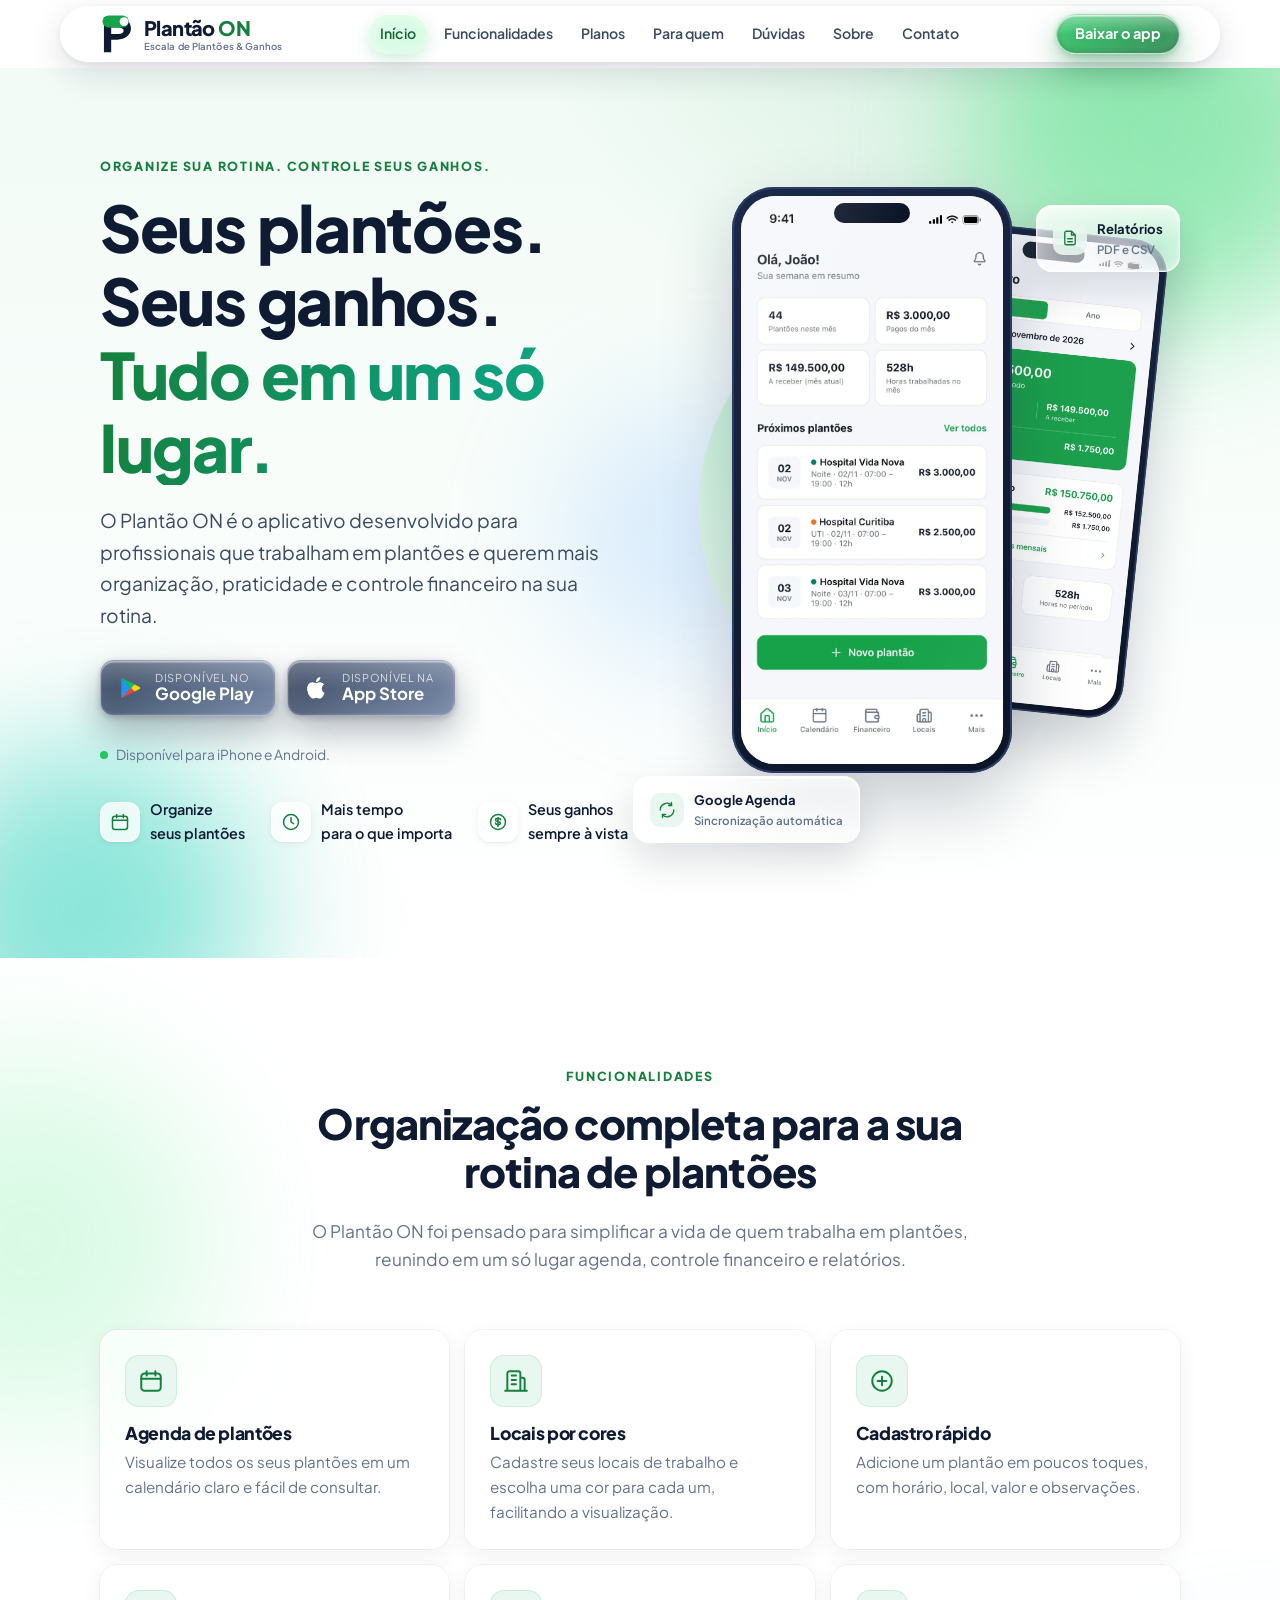
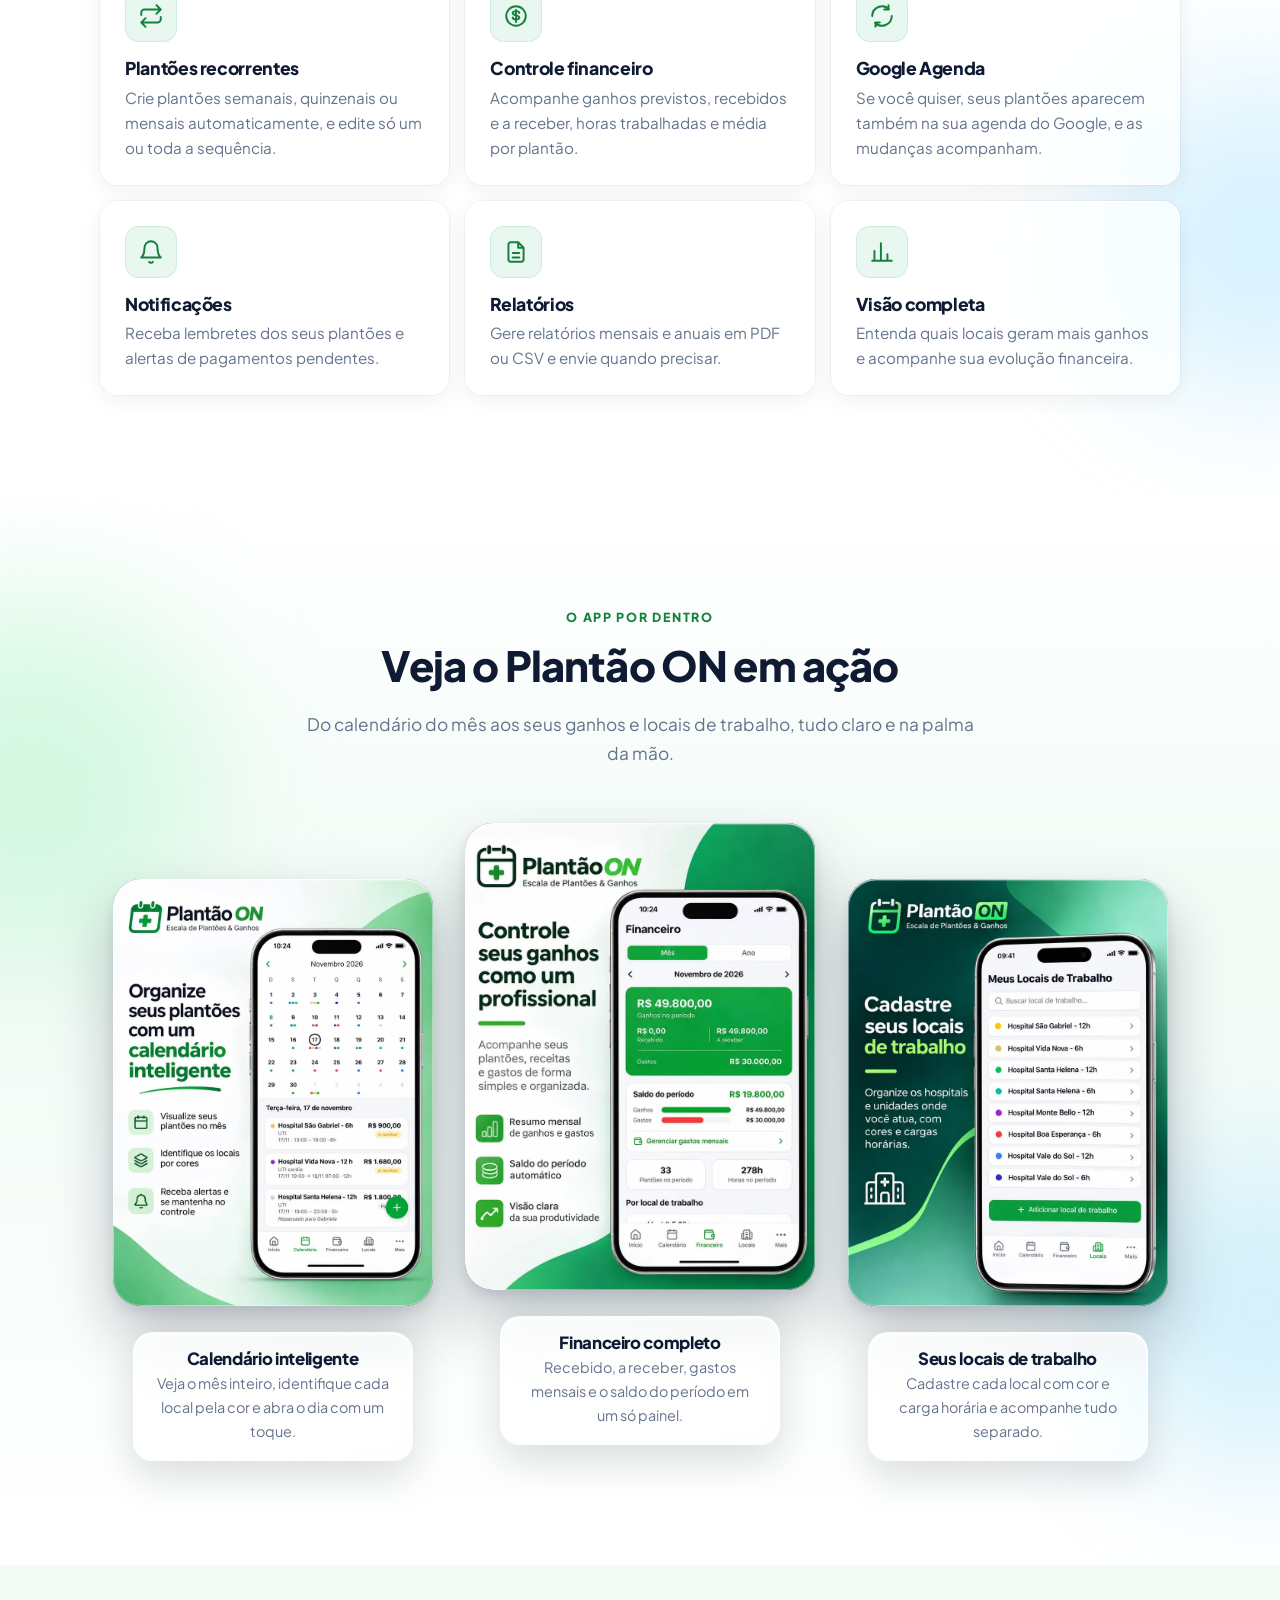
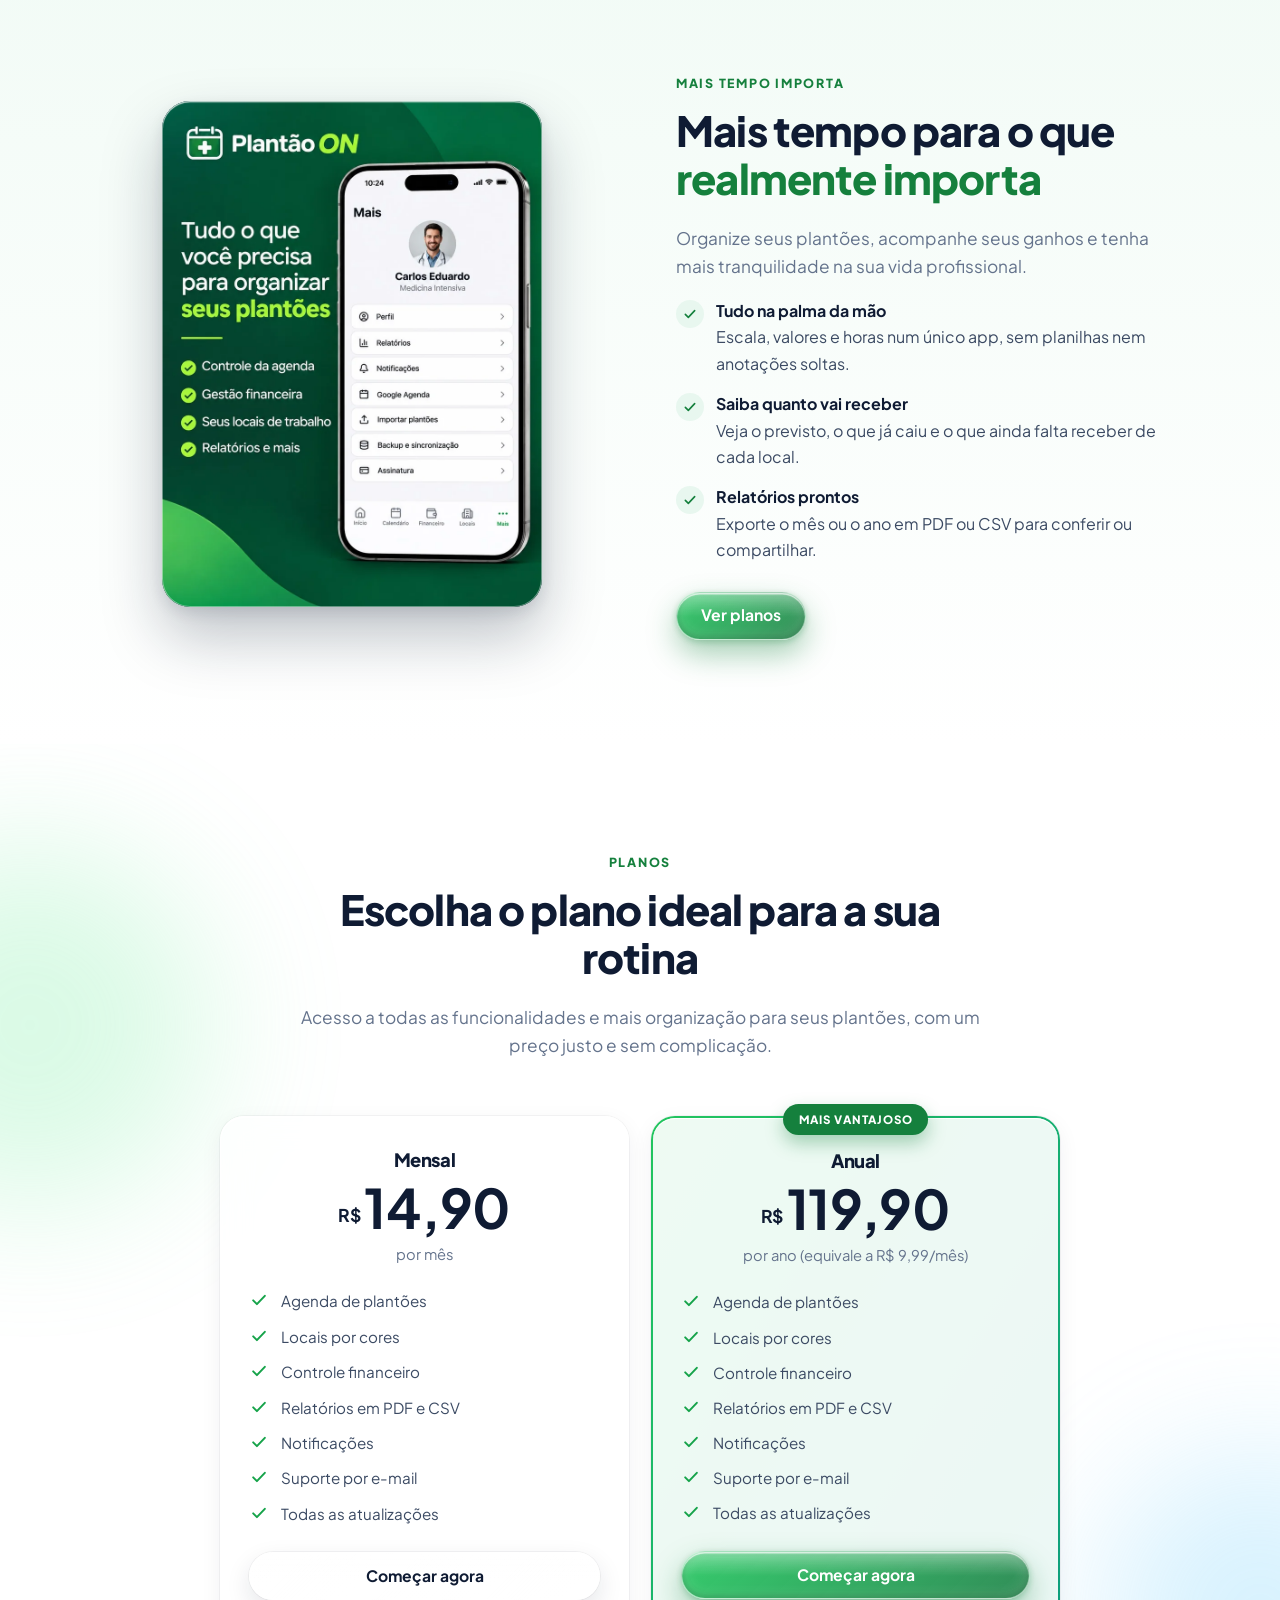
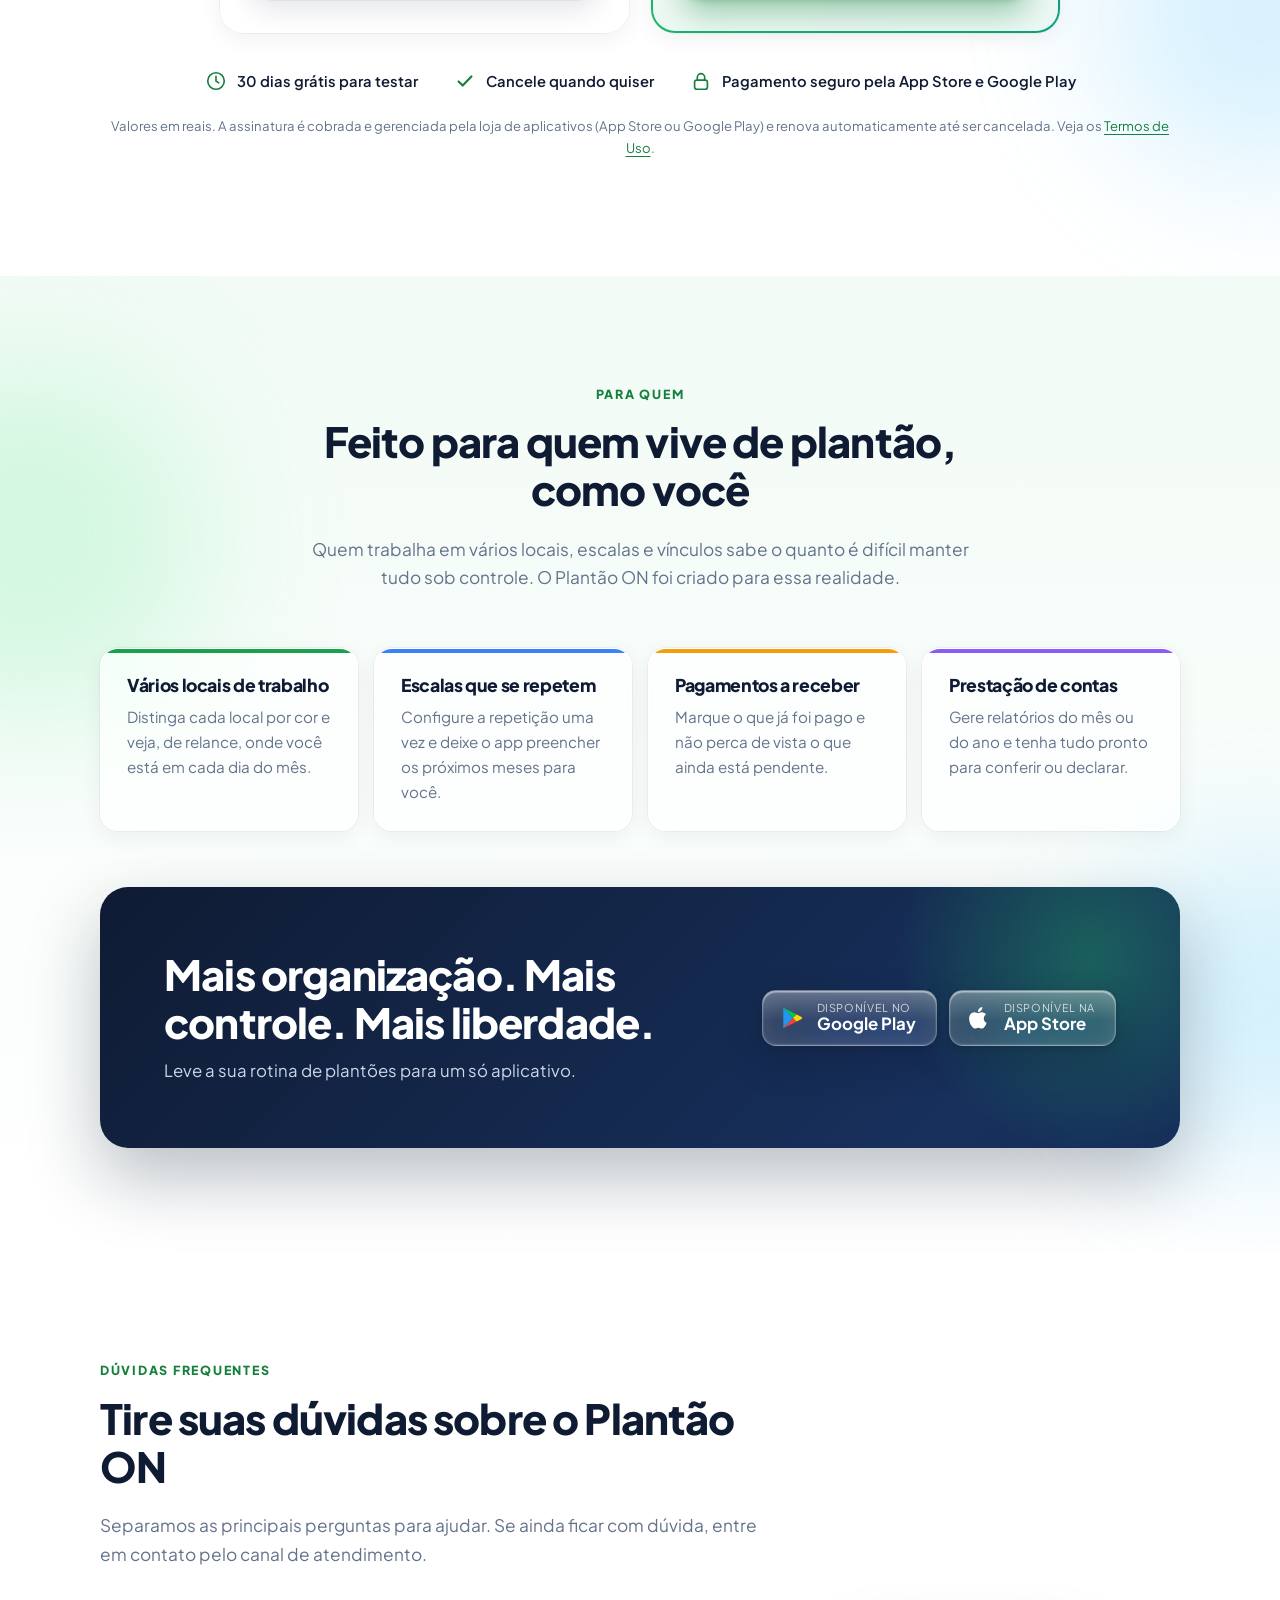
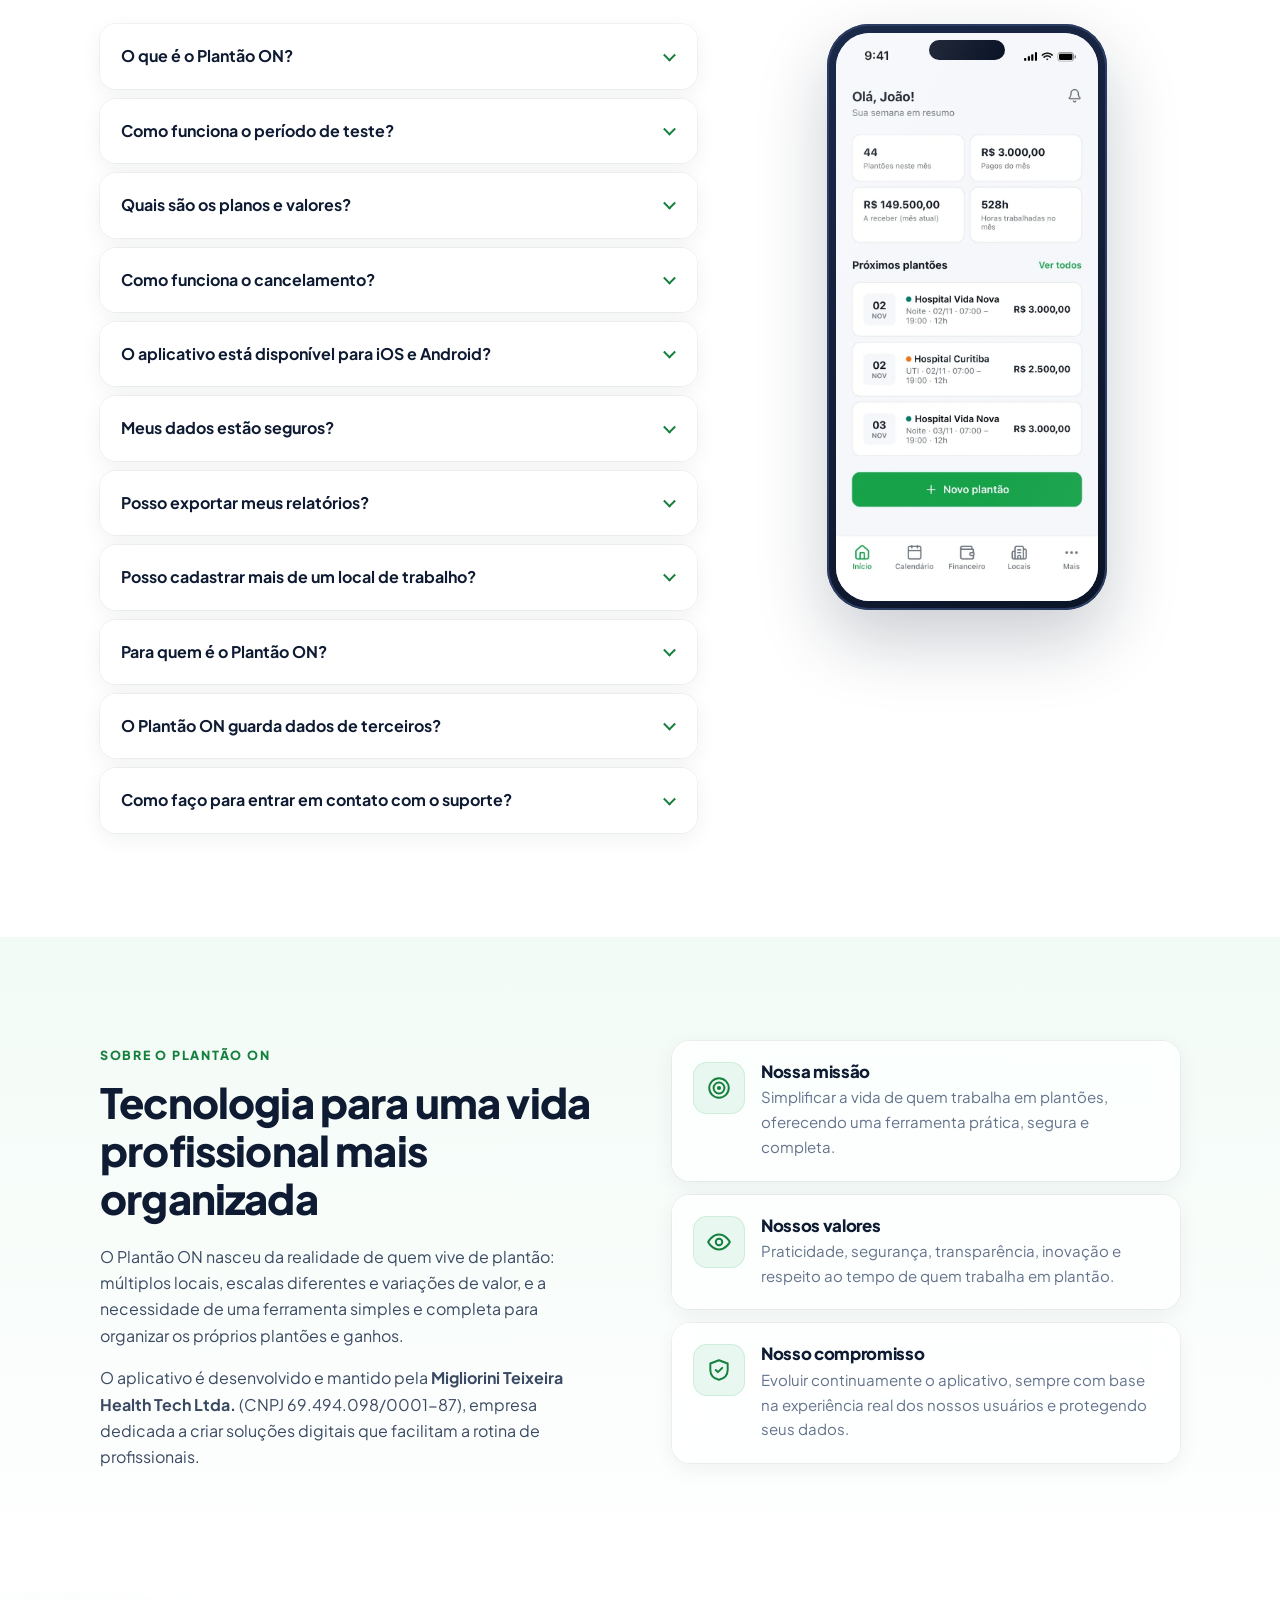
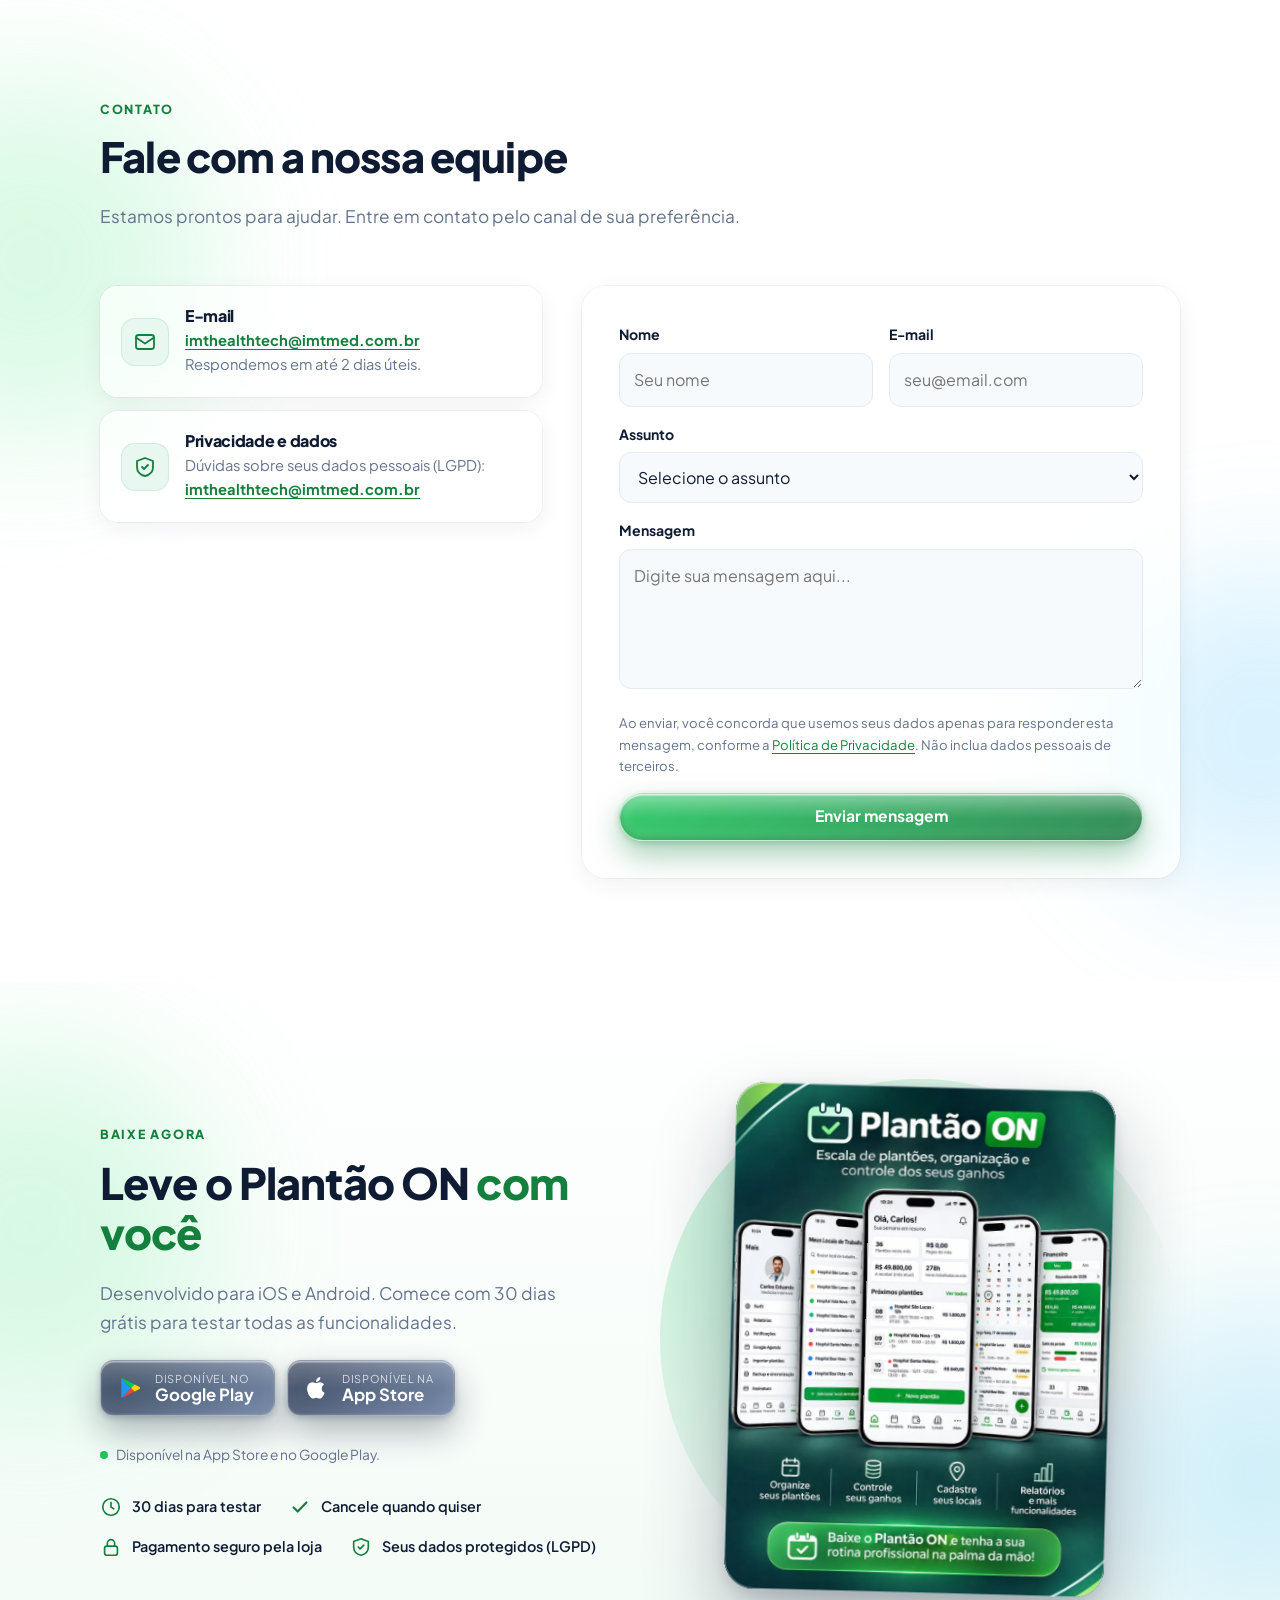
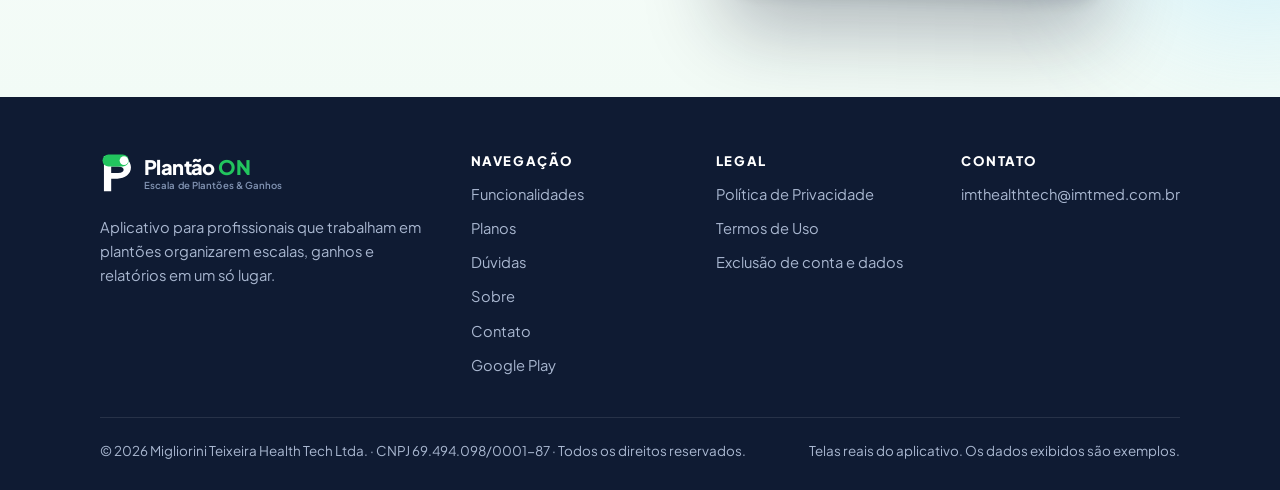
<file: index.html>
<!doctype html>
<html lang="pt-BR" class="no-js">
<head>
  <meta charset="utf-8">
  <meta name="viewport" content="width=device-width, initial-scale=1, viewport-fit=cover">
  <title>Plantão ON — Organize seus plantões e controle seus ganhos</title>
  <meta name="description" content="O Plantão ON é o aplicativo para quem trabalha em plantões organizar escalas, locais de trabalho, ganhos e relatórios em um só lugar. Agenda de plantões, controle financeiro e sincronização com o Google Agenda.">
  <meta name="theme-color" content="#0f1b33">
  <link rel="canonical" href="https://plantaoon.imtmed.com.br/">

  <link rel="icon" href="favicon.ico" sizes="any">
  <link rel="icon" type="image/svg+xml" href="assets/img/favicon.svg">
  <link rel="icon" type="image/png" sizes="32x32" href="assets/img/favicon-32.png">
  <link rel="apple-touch-icon" href="apple-touch-icon.png">
  <link rel="manifest" href="site.webmanifest">

  <meta property="og:type" content="website">
  <meta property="og:locale" content="pt_BR">
  <meta property="og:site_name" content="Plantão ON">
  <meta property="og:title" content="Plantão ON — Seus plantões. Seus ganhos. Tudo em um só lugar.">
  <meta property="og:description" content="Aplicativo para quem trabalha em plantões: agenda, locais por cores, controle financeiro e relatórios.">
  <meta property="og:url" content="https://plantaoon.imtmed.com.br/">
  <meta property="og:image" content="https://plantaoon.imtmed.com.br/assets/img/og-image.png">
  <meta name="twitter:card" content="summary_large_image">

  <link rel="preload" href="assets/fonts/plus-jakarta-sans-latin-wght-normal.woff2" as="font" type="font/woff2" crossorigin>
  <link rel="preload" href="assets/img/app-inicio.webp?v=20261111c" as="image" type="image/webp">
  <link rel="stylesheet" href="css/styles.css?v=20261111c">
  <script>(function(d){d.classList.remove('no-js');var c=!!window.chrome||(navigator.userAgentData&&navigator.userAgentData.brands.some(function(b){return /Chromium/.test(b.brand)}));if(c)d.classList.add('lg-refract');})(document.documentElement);</script>

  <script type="application/ld+json">
  {
    "@context": "https://schema.org",
    "@graph": [
      {
        "@type": "Organization",
        "name": "Migliorini Teixeira Health Tech Ltda.",
        "url": "https://plantaoon.imtmed.com.br/",
        "logo": "https://plantaoon.imtmed.com.br/assets/img/icon-512.png",
        "email": "imthealthtech@imtmed.com.br",
        "taxID": "69.494.098/0001-87"
      },
      {
        "@type": "MobileApplication",
        "name": "Plantão ON",
        "applicationCategory": "BusinessApplication",
        "operatingSystem": "iOS, Android",
        "downloadUrl": ["https://play.google.com/store/apps/details?id=com.imttech.plantaoon", "https://apps.apple.com/br/app/plant%C3%A3o-on/id6827799854"],
        "description": "Aplicativo para profissionais que trabalham em plantões organizarem escalas, locais de trabalho, ganhos e relatórios.",
        "publisher": { "@type": "Organization", "name": "Migliorini Teixeira Health Tech Ltda." },
        "offers": [
          { "@type": "Offer", "price": "14.90", "priceCurrency": "BRL", "name": "Plano mensal" },
          { "@type": "Offer", "price": "119.90", "priceCurrency": "BRL", "name": "Plano anual" }
        ]
      }
    ]
  }
  </script>
</head>
<body>
<div class="progress" aria-hidden="true"><i></i></div>
<a class="skip-link" href="#conteudo">Ir para o conteúdo</a>

<!-- Ícones -->
<svg width="0" height="0" style="position:absolute" aria-hidden="true" focusable="false">
  <defs>
    <symbol id="i-cal" viewBox="0 0 24 24" fill="none" stroke="currentColor" stroke-width="1.8" stroke-linecap="round" stroke-linejoin="round"><rect x="3" y="5" width="18" height="16" rx="3"/><path d="M3 10h18M8 3v4M16 3v4"/></symbol>
    <symbol id="i-building" viewBox="0 0 24 24" fill="none" stroke="currentColor" stroke-width="1.8" stroke-linecap="round" stroke-linejoin="round"><path d="M4 21V5a2 2 0 0 1 2-2h8a2 2 0 0 1 2 2v16M16 9h2a2 2 0 0 1 2 2v10M2 21h20M8 7h4M8 11h4M8 15h4"/></symbol>
    <symbol id="i-plus" viewBox="0 0 24 24" fill="none" stroke="currentColor" stroke-width="1.8" stroke-linecap="round" stroke-linejoin="round"><circle cx="12" cy="12" r="9"/><path d="M12 8v8M8 12h8"/></symbol>
    <symbol id="i-repeat" viewBox="0 0 24 24" fill="none" stroke="currentColor" stroke-width="1.8" stroke-linecap="round" stroke-linejoin="round"><path d="M17 2l4 4-4 4M3 11V9a3 3 0 0 1 3-3h15M7 22l-4-4 4-4M21 13v2a3 3 0 0 1-3 3H3"/></symbol>
    <symbol id="i-coin" viewBox="0 0 24 24" fill="none" stroke="currentColor" stroke-width="1.8" stroke-linecap="round" stroke-linejoin="round"><circle cx="12" cy="12" r="9"/><path d="M12 6.5v11M15 9.3c0-1-1.3-1.8-3-1.8s-3 .8-3 2c0 2.5 6 1.3 6 3.7 0 1.2-1.3 2-3 2s-3-.8-3-1.9"/></symbol>
    <symbol id="i-bell" viewBox="0 0 24 24" fill="none" stroke="currentColor" stroke-width="1.8" stroke-linecap="round" stroke-linejoin="round"><path d="M6 8a6 6 0 0 1 12 0c0 7 3 9 3 9H3s3-2 3-9M10.3 21a1.9 1.9 0 0 0 3.4 0"/></symbol>
    <symbol id="i-file" viewBox="0 0 24 24" fill="none" stroke="currentColor" stroke-width="1.8" stroke-linecap="round" stroke-linejoin="round"><path d="M14 3H7a2 2 0 0 0-2 2v14a2 2 0 0 0 2 2h10a2 2 0 0 0 2-2V8zM14 3v5h5M9 13h6M9 17h6"/></symbol>
    <symbol id="i-chart" viewBox="0 0 24 24" fill="none" stroke="currentColor" stroke-width="1.8" stroke-linecap="round" stroke-linejoin="round"><path d="M5 20V11M11 20V4M17 20v-6M3 20h18"/></symbol>
    <symbol id="i-sync" viewBox="0 0 24 24" fill="none" stroke="currentColor" stroke-width="1.8" stroke-linecap="round" stroke-linejoin="round"><path d="M21 12a9 9 0 0 1-15.5 6.2M3 12A9 9 0 0 1 18.5 5.8M18 2v4h-4M6 22v-4h4"/></symbol>
    <symbol id="i-shield" viewBox="0 0 24 24" fill="none" stroke="currentColor" stroke-width="1.8" stroke-linecap="round" stroke-linejoin="round"><path d="M12 3l8 3v6c0 5-3.5 8-8 9-4.5-1-8-4-8-9V6z"/><path d="M9 12l2 2 4-4"/></symbol>
    <symbol id="i-check" viewBox="0 0 24 24" fill="none" stroke="currentColor" stroke-width="2.4" stroke-linecap="round" stroke-linejoin="round"><path d="M5 12.5l4.5 4.5L19 7"/></symbol>
    <symbol id="i-clock" viewBox="0 0 24 24" fill="none" stroke="currentColor" stroke-width="1.8" stroke-linecap="round" stroke-linejoin="round"><circle cx="12" cy="12" r="9"/><path d="M12 7v5l3 2"/></symbol>
    <symbol id="i-mail" viewBox="0 0 24 24" fill="none" stroke="currentColor" stroke-width="1.8" stroke-linecap="round" stroke-linejoin="round"><rect x="3" y="5" width="18" height="14" rx="2.5"/><path d="M3 7.5l9 6 9-6"/></symbol>
    <symbol id="i-target" viewBox="0 0 24 24" fill="none" stroke="currentColor" stroke-width="1.8" stroke-linecap="round" stroke-linejoin="round"><circle cx="12" cy="12" r="9"/><circle cx="12" cy="12" r="5"/><circle cx="12" cy="12" r="1" fill="currentColor"/></symbol>
    <symbol id="i-eye" viewBox="0 0 24 24" fill="none" stroke="currentColor" stroke-width="1.8" stroke-linecap="round" stroke-linejoin="round"><path d="M2 12s3.6-7 10-7 10 7 10 7-3.6 7-10 7S2 12 2 12z"/><circle cx="12" cy="12" r="3"/></symbol>
    <symbol id="i-lock" viewBox="0 0 24 24" fill="none" stroke="currentColor" stroke-width="1.8" stroke-linecap="round" stroke-linejoin="round"><rect x="5" y="11" width="14" height="10" rx="2.5"/><path d="M8 11V8a4 4 0 0 1 8 0v3"/></symbol>
    <symbol id="i-download" viewBox="0 0 24 24" fill="none" stroke="currentColor" stroke-width="1.9" stroke-linecap="round" stroke-linejoin="round"><path d="M12 3v12M7 10.5l5 5 5-5M4 21h16"/></symbol>
    <symbol id="i-phone" viewBox="0 0 24 24" fill="none" stroke="currentColor" stroke-width="1.8" stroke-linecap="round" stroke-linejoin="round"><rect x="6" y="2.5" width="12" height="19" rx="3"/><path d="M10.5 18.5h3"/></symbol>
    <symbol id="i-play" viewBox="0 0 24 24"><path d="M4 2.6v18.8L13 12z" fill="#2196f3"/><path d="M4 2.6 16.3 8.8 13 12z" fill="#00c853"/><path d="M4 21.4 16.3 15.2 13 12z" fill="#f44336"/><path d="M16.3 8.8 20.8 11.1a1 1 0 0 1 0 1.8l-4.5 2.3L13 12z" fill="#ffd600"/></symbol>
    <symbol id="i-apple" viewBox="0 0 24 24"><path fill="currentColor" d="M16.4 12.6c0-2.5 2-3.7 2.1-3.8-1.2-1.7-3-1.9-3.6-2-1.5-.2-3 .9-3.8.9s-2-.9-3.300-.9c-1.700 0-3.200 1-4.100 2.500-1.700 3-.4 7.500 1.300 9.900.8 1.200 1.800 2.500 3.100 2.500 1.200 0 1.700-.8 3.200-.8s1.900.8 3.300.8c1.300 0 2.200-1.200 3-2.400.9-1.400 1.300-2.700 1.400-2.800-.1 0-2.600-1-2.600-4zM14 5.100c.7-.8 1.200-2 1-3.200-1 0-2.200.7-2.900 1.500-.6.700-1.200 1.900-1 3.100 1.100.1 2.200-.5 2.900-1.400z"/></symbol>
    <symbol id="i-user" viewBox="0 0 24 24" fill="none" stroke="currentColor" stroke-width="1.8" stroke-linecap="round" stroke-linejoin="round"><circle cx="12" cy="8" r="4"/><path d="M4 21c0-4 3.6-7 8-7s8 3 8 7"/></symbol>
  </defs>
</svg>

<!-- Refração do vidro líquido (usada só em navegadores Chromium; os demais usam desfoque + brilho) -->
<svg width="0" height="0" style="position:absolute" aria-hidden="true" focusable="false">
  <defs>
    <filter id="lg-refract" x="0" y="0" width="100%" height="100%" color-interpolation-filters="sRGB">
      <feImage href="data:image/svg+xml,%3Csvg%20xmlns=%22http://www.w3.org/2000/svg%22%20viewBox=%220%200%20100%20100%22%20preserveAspectRatio=%22none%22%3E%3Cdefs%3E%3ClinearGradient%20id=%22l%22%20x1=%220%22%20y1=%220%22%20x2=%221%22%20y2=%220%22%3E%3Cstop%20offset=%220%22%20stop-color=%22%23ff8000%22%20stop-opacity=%221%22/%3E%3Cstop%20offset=%22.16%22%20stop-color=%22%23ff8000%22%20stop-opacity=%220%22/%3E%3C/linearGradient%3E%3ClinearGradient%20id=%22r%22%20x1=%220%22%20y1=%220%22%20x2=%221%22%20y2=%220%22%3E%3Cstop%20offset=%22.84%22%20stop-color=%22%23008000%22%20stop-opacity=%220%22/%3E%3Cstop%20offset=%221%22%20stop-color=%22%23008000%22%20stop-opacity=%221%22/%3E%3C/linearGradient%3E%3ClinearGradient%20id=%22t%22%20x1=%220%22%20y1=%220%22%20x2=%220%22%20y2=%221%22%3E%3Cstop%20offset=%220%22%20stop-color=%22%2380ff00%22%20stop-opacity=%221%22/%3E%3Cstop%20offset=%22.16%22%20stop-color=%22%2380ff00%22%20stop-opacity=%220%22/%3E%3C/linearGradient%3E%3ClinearGradient%20id=%22b%22%20x1=%220%22%20y1=%220%22%20x2=%220%22%20y2=%221%22%3E%3Cstop%20offset=%22.84%22%20stop-color=%22%23800000%22%20stop-opacity=%220%22/%3E%3Cstop%20offset=%221%22%20stop-color=%22%23800000%22%20stop-opacity=%221%22/%3E%3C/linearGradient%3E%3C/defs%3E%3Crect%20width=%22100%22%20height=%22100%22%20fill=%22%23808000%22/%3E%3Crect%20width=%22100%22%20height=%22100%22%20fill=%22url(%23l)%22/%3E%3Crect%20width=%22100%22%20height=%22100%22%20fill=%22url(%23r)%22/%3E%3Crect%20width=%22100%22%20height=%22100%22%20fill=%22url(%23t)%22/%3E%3Crect%20width=%22100%22%20height=%22100%22%20fill=%22url(%23b)%22/%3E%3C/svg%3E" x="0" y="0" width="100%" height="100%" preserveAspectRatio="none" result="map"/>
      <feDisplacementMap in="SourceGraphic" in2="map" scale="22" xChannelSelector="R" yChannelSelector="G"/>
    </filter>
  </defs>
</svg>

<header class="site-header" id="topo">
  <div class="container header-inner">
    <a class="brand" href="#inicio" aria-label="Plantão ON — início">
      <img src="assets/img/logo-mark.svg" alt="" width="34" height="40">
      <span class="brand-text">
        <span class="brand-name">Plantão <b>ON</b></span>
        <span class="brand-tag">Escala de Plantões &amp; Ganhos</span>
      </span>
    </a>
    <nav class="nav" id="menu" aria-label="Principal">
      <ul>
        <li><a href="#inicio">Início</a></li>
        <li><a href="#funcionalidades">Funcionalidades</a></li>
        <li><a href="#planos">Planos</a></li>
        <li><a href="#para-quem">Para quem</a></li>
        <li><a href="#duvidas">Dúvidas</a></li>
        <li><a href="#sobre">Sobre</a></li>
        <li><a href="#contato">Contato</a></li>
        <li class="nav-cta"><a class="btn btn--primary btn--block" href="#baixar">Baixar o app</a></li>
      </ul>
    </nav>
    <a class="btn btn--primary btn--sm header-cta" href="#baixar">Baixar o app</a>
    <button class="menu-toggle" type="button" aria-expanded="false" aria-controls="menu" aria-label="Abrir menu"><span></span></button>
  </div>
</header>

<main id="conteudo">

  <!-- HERO -->
  <section class="hero" id="inicio">
    <span class="orb orb--1" aria-hidden="true"></span><span class="orb orb--2" aria-hidden="true"></span><span class="orb orb--3" aria-hidden="true"></span>
    <div class="container hero-grid">
      <div class="hero-copy">
        <span class="eyebrow">Organize sua rotina. Controle seus ganhos.</span>
        <h1><span>Seus plantões.</span><span>Seus ganhos.</span><span class="accent">Tudo em um só lugar.</span></h1>
        <p class="hero-lead">O Plantão ON é o aplicativo desenvolvido para profissionais que trabalham em plantões e querem mais organização, praticidade e controle financeiro na sua rotina.</p>
        <div class="hero-cta">
          <a class="store-btn store-btn--play" href="https://play.google.com/store/apps/details?id=com.imttech.plantaoon" target="_blank" rel="noopener" aria-label="Baixar o Plantão ON no Google Play"><svg viewBox="0 0 24 24" aria-hidden="true"><use href="#i-play"/></svg><span><small>Disponível no</small><strong>Google Play</strong></span></a>
          <a class="store-btn store-btn--play" href="https://apps.apple.com/br/app/plant%C3%A3o-on/id6827799854" target="_blank" rel="noopener" aria-label="Baixar o Plantão ON na App Store"><svg viewBox="0 0 24 24" aria-hidden="true"><use href="#i-apple"/></svg><span><small>Disponível na</small><strong>App Store</strong></span></a>
        </div>
        <p class="soon-note"><span class="live-dot" aria-hidden="true"></span>Disponível para iPhone e Android.</p>
        <ul class="mini-points">
          <li><span class="ico"><svg><use href="#i-cal"/></svg></span>Organize<br>seus plantões</li>
          <li><span class="ico"><svg><use href="#i-clock"/></svg></span>Mais tempo<br>para o que importa</li>
          <li><span class="ico"><svg><use href="#i-coin"/></svg></span>Seus ganhos<br>sempre à vista</li>
        </ul>
      </div>
      <div class="hero-visual">
        <div class="hero-blob" aria-hidden="true"></div>
        <div data-phone="app-financeiro" class="phone--back-slot"></div>
        <div data-phone="app-inicio" class="phone--front-slot"></div>
        <div class="float-chip float-chip--a"><span class="dot"><svg width="18" height="18"><use href="#i-sync"/></svg></span><span>Google Agenda<small>Sincronização automática</small></span></div>
        <div class="float-chip float-chip--b"><span class="dot"><svg width="18" height="18"><use href="#i-file"/></svg></span><span>Relatórios<small>PDF e CSV</small></span></div>
      </div>
    </div>
  </section>

  <!-- FUNCIONALIDADES -->
  <section class="has-orbs section" id="funcionalidades">
    <div class="container">
      <div class="section-head section-head--center reveal" data-r="zoom">
        <span class="eyebrow">Funcionalidades</span>
        <h2>Organização completa para a sua rotina de plantões</h2>
        <p>O Plantão ON foi pensado para simplificar a vida de quem trabalha em plantões, reunindo em um só lugar agenda, controle financeiro e relatórios.</p>
      </div>
      <div class="feature-grid">
        <article class="feature reveal"><div class="ico"><svg><use href="#i-cal"/></svg></div><h3>Agenda de plantões</h3><p>Visualize todos os seus plantões em um calendário claro e fácil de consultar.</p></article>
        <article class="feature reveal"><div class="ico"><svg><use href="#i-building"/></svg></div><h3>Locais por cores</h3><p>Cadastre seus locais de trabalho e escolha uma cor para cada um, facilitando a visualização.</p></article>
        <article class="feature reveal"><div class="ico"><svg><use href="#i-plus"/></svg></div><h3>Cadastro rápido</h3><p>Adicione um plantão em poucos toques, com horário, local, valor e observações.</p></article>
        <article class="feature reveal"><div class="ico"><svg><use href="#i-repeat"/></svg></div><h3>Plantões recorrentes</h3><p>Crie plantões semanais, quinzenais ou mensais automaticamente, e edite só um ou toda a sequência.</p></article>
        <article class="feature reveal"><div class="ico"><svg><use href="#i-coin"/></svg></div><h3>Controle financeiro</h3><p>Acompanhe ganhos previstos, recebidos e a receber, horas trabalhadas e média por plantão.</p></article>
        <article class="feature reveal"><div class="ico"><svg><use href="#i-sync"/></svg></div><h3>Google Agenda</h3><p>Se você quiser, seus plantões aparecem também na sua agenda do Google, e as mudanças acompanham.</p></article>
        <article class="feature reveal"><div class="ico"><svg><use href="#i-bell"/></svg></div><h3>Notificações</h3><p>Receba lembretes dos seus plantões e alertas de pagamentos pendentes.</p></article>
        <article class="feature reveal"><div class="ico"><svg><use href="#i-file"/></svg></div><h3>Relatórios</h3><p>Gere relatórios mensais e anuais em PDF ou CSV e envie quando precisar.</p></article>
        <article class="feature reveal"><div class="ico"><svg><use href="#i-chart"/></svg></div><h3>Visão completa</h3><p>Entenda quais locais geram mais ganhos e acompanhe sua evolução financeira.</p></article>
      </div>
    </div>
  </section>


  <!-- O APP POR DENTRO -->
  <section class="section showcase has-orbs" id="app" aria-labelledby="app-title">
    <div class="container">
      <div class="section-head section-head--center reveal" data-r="zoom">
        <span class="eyebrow">O app por dentro</span>
        <h2 id="app-title">Veja o Plantão ON em ação</h2>
        <p>Do calendário do mês aos seus ganhos e locais de trabalho, tudo claro e na palma da mão.</p>
      </div>
      <div class="showcase-stage">
        <figure class="showcase-item reveal" data-r="left">
          <div class="phone phone--poster tilt"><div class="screen screen--img"><img src="assets/img/poster-calendario.webp" alt="Calendário inteligente do Plantão ON com os plantões do mês marcados por cor" width="840" height="1120" loading="lazy" decoding="async"></div></div>
          <figcaption class="cap"><h3>Calendário inteligente</h3><p>Veja o mês inteiro, identifique cada local pela cor e abra o dia com um toque.</p></figcaption>
        </figure>
        <figure class="showcase-item showcase-item--main reveal">
          <div class="phone phone--poster tilt"><div class="screen screen--img"><img src="assets/img/poster-financeiro.webp" alt="Tela Financeiro do Plantão ON com ganhos, gastos e saldo do período" width="840" height="1120" loading="lazy" decoding="async"></div></div>
          <figcaption class="cap"><h3>Financeiro completo</h3><p>Recebido, a receber, gastos mensais e o saldo do período em um só painel.</p></figcaption>
        </figure>
        <figure class="showcase-item reveal" data-r="right">
          <div class="phone phone--poster tilt"><div class="screen screen--img"><img src="assets/img/poster-locais.webp" alt="Locais de trabalho do Plantão ON, cada um com a sua cor" width="840" height="1120" loading="lazy" decoding="async"></div></div>
          <figcaption class="cap"><h3>Seus locais de trabalho</h3><p>Cadastre cada local com cor e carga horária e acompanhe tudo separado.</p></figcaption>
        </figure>
      </div>
    </div>
  </section>

  <section class="section section--alt" aria-labelledby="tempo-title">
    <div class="container split">
      <div class="split-visual reveal" data-r="left" aria-hidden="true"><div data-phone="mais"></div></div>
      <div class="reveal">
        <span class="eyebrow">Mais tempo importa</span>
        <h2 id="tempo-title" style="font-size:clamp(1.75rem,4.4vw,2.6rem)">Mais tempo para o que <span class="accent">realmente importa</span></h2>
        <p style="color:var(--muted);font-size:1.08rem">Organize seus plantões, acompanhe seus ganhos e tenha mais tranquilidade na sua vida profissional.</p>
        <ul class="check-list">
          <li><span class="tick"><svg><use href="#i-check"/></svg></span><span><strong>Tudo na palma da mão</strong>Escala, valores e horas num único app, sem planilhas nem anotações soltas.</span></li>
          <li><span class="tick"><svg><use href="#i-check"/></svg></span><span><strong>Saiba quanto vai receber</strong>Veja o previsto, o que já caiu e o que ainda falta receber de cada local.</span></li>
          <li><span class="tick"><svg><use href="#i-check"/></svg></span><span><strong>Relatórios prontos</strong>Exporte o mês ou o ano em PDF ou CSV para conferir ou compartilhar.</span></li>
        </ul>
        <a class="btn btn--primary" href="#planos">Ver planos</a>
      </div>
    </div>
  </section>

  <!-- PLANOS -->
  <section class="has-orbs section" id="planos">
    <div class="container">
      <div class="section-head section-head--center reveal" data-r="zoom">
        <span class="eyebrow">Planos</span>
        <h2>Escolha o plano ideal para a sua rotina</h2>
        <p>Acesso a todas as funcionalidades e mais organização para seus plantões, com um preço justo e sem complicação.</p>
      </div>
      <div class="plans">
        <article class="plan reveal" data-r="left">
          <h3>Mensal</h3>
          <div class="price"><small>R$</small><strong>14,90</strong></div>
          <p class="price-sub">por mês</p>
          <ul>
            <li><svg><use href="#i-check"/></svg>Agenda de plantões</li>
            <li><svg><use href="#i-check"/></svg>Locais por cores</li>
            <li><svg><use href="#i-check"/></svg>Controle financeiro</li>
            <li><svg><use href="#i-check"/></svg>Relatórios em PDF e CSV</li>
            <li><svg><use href="#i-check"/></svg>Notificações</li>
            <li><svg><use href="#i-check"/></svg>Suporte por e-mail</li>
            <li><svg><use href="#i-check"/></svg>Todas as atualizações</li>
          </ul>
          <a class="btn btn--ghost btn--block" href="#baixar">Começar agora</a>
        </article>
        <article class="plan plan--featured reveal" data-r="right">
          <span class="badge">Mais vantajoso</span>
          <h3>Anual</h3>
          <div class="price"><small>R$</small><strong>119,90</strong></div>
          <p class="price-sub">por ano (equivale a R$&nbsp;9,99/mês)</p>
          <ul>
            <li><svg><use href="#i-check"/></svg>Agenda de plantões</li>
            <li><svg><use href="#i-check"/></svg>Locais por cores</li>
            <li><svg><use href="#i-check"/></svg>Controle financeiro</li>
            <li><svg><use href="#i-check"/></svg>Relatórios em PDF e CSV</li>
            <li><svg><use href="#i-check"/></svg>Notificações</li>
            <li><svg><use href="#i-check"/></svg>Suporte por e-mail</li>
            <li><svg><use href="#i-check"/></svg>Todas as atualizações</li>
          </ul>
          <a class="btn btn--primary btn--block" href="#baixar">Começar agora</a>
        </article>
      </div>
      <ul class="plans-notes">
        <li><svg><use href="#i-clock"/></svg>30 dias grátis para testar</li>
        <li><svg><use href="#i-check"/></svg>Cancele quando quiser</li>
        <li><svg><use href="#i-lock"/></svg>Pagamento seguro pela App Store e Google Play</li>
      </ul>
      <p class="fineprint">Valores em reais. A assinatura é cobrada e gerenciada pela loja de aplicativos (App Store ou Google Play) e renova automaticamente até ser cancelada. Veja os <a href="termos.html">Termos de Uso</a>.</p>
    </div>
  </section>

  <!-- PARA QUEM -->
  <section class="has-orbs section section--alt" id="para-quem">
    <div class="container">
      <div class="section-head section-head--center reveal" data-r="zoom">
        <span class="eyebrow">Para quem</span>
        <h2>Feito para quem vive de plantão, como você</h2>
        <p>Quem trabalha em vários locais, escalas e vínculos sabe o quanto é difícil manter tudo sob controle. O Plantão ON foi criado para essa realidade.</p>
      </div>
      <div class="audience">
        <article class="aud reveal" style="--c:var(--green)"><h3>Vários locais de trabalho</h3><p>Distinga cada local por cor e veja, de relance, onde você está em cada dia do mês.</p></article>
        <article class="aud reveal" style="--c:var(--blue)"><h3>Escalas que se repetem</h3><p>Configure a repetição uma vez e deixe o app preencher os próximos meses para você.</p></article>
        <article class="aud reveal" style="--c:var(--amber)"><h3>Pagamentos a receber</h3><p>Marque o que já foi pago e não perca de vista o que ainda está pendente.</p></article>
        <article class="aud reveal" style="--c:var(--violet)"><h3>Prestação de contas</h3><p>Gere relatórios do mês ou do ano e tenha tudo pronto para conferir ou declarar.</p></article>
      </div>
      <div class="cta-band reveal" style="margin-top:56px">
        <div>
          <h2>Mais organização. Mais controle. Mais liberdade.</h2>
          <p>Leve a sua rotina de plantões para um só aplicativo.</p>
        </div>
        <div class="cta-actions on-dark">
          <a class="store-btn store-btn--play" href="https://play.google.com/store/apps/details?id=com.imttech.plantaoon" target="_blank" rel="noopener" aria-label="Baixar o Plantão ON no Google Play"><svg viewBox="0 0 24 24" aria-hidden="true"><use href="#i-play"/></svg><span><small>Disponível no</small><strong>Google Play</strong></span></a>
          <a class="store-btn store-btn--play" href="https://apps.apple.com/br/app/plant%C3%A3o-on/id6827799854" target="_blank" rel="noopener" aria-label="Baixar o Plantão ON na App Store"><svg viewBox="0 0 24 24" aria-hidden="true"><use href="#i-apple"/></svg><span><small>Disponível na</small><strong>App Store</strong></span></a>
        </div>
      </div>
    </div>
  </section>

  <!-- DÚVIDAS -->
  <section class="section" id="duvidas">
    <div class="container">
      <div class="section-head reveal">
        <span class="eyebrow">Dúvidas frequentes</span>
        <h2>Tire suas dúvidas sobre o Plantão ON</h2>
        <p>Separamos as principais perguntas para ajudar. Se ainda ficar com dúvida, entre em contato pelo canal de atendimento.</p>
      </div>
      <div class="faq-wrap">
        <div class="faq reveal">
          <details><summary>O que é o Plantão ON?</summary><div class="answer"><p>É um aplicativo para profissionais que trabalham em plantões organizarem escalas, locais de trabalho, ganhos e relatórios em um só lugar, direto no celular.</p></div></details>
          <details><summary>Como funciona o período de teste?</summary><div class="answer"><p>Ao assinar pela primeira vez, você tem 30 dias para testar todas as funcionalidades sem custo. Se não quiser continuar, cancele antes do fim do período, pela própria loja de aplicativos, e nada será cobrado.</p></div></details>
          <details><summary>Quais são os planos e valores?</summary><div class="answer"><p>Há o plano mensal, de R$&nbsp;14,90 por mês, e o plano anual, de R$&nbsp;119,90 por ano (equivalente a R$&nbsp;9,99 por mês). Os dois dão acesso a todas as funcionalidades.</p></div></details>
          <details><summary>Como funciona o cancelamento?</summary><div class="answer"><p>A assinatura é gerenciada pela App Store ou pelo Google Play, e você pode cancelar a qualquer momento nas configurações de assinaturas da sua conta na loja. O acesso continua até o fim do período já pago.</p></div></details>
          <details><summary>O aplicativo está disponível para iOS e Android?</summary><div class="answer"><p>O Plantão ON foi desenvolvido para iOS e Android. Sim. O aplicativo já está disponível no Google Play, para Android, e na App Store, para iPhone.</p></div></details>
          <details><summary>Meus dados estão seguros?</summary><div class="answer"><p>Sim. Os dados trafegam por conexão criptografada (HTTPS) e ficam em infraestrutura de nuvem com controle de acesso por conta. Seguimos a Lei Geral de Proteção de Dados (LGPD). Saiba mais na <a href="privacidade.html">Política de Privacidade</a>.</p></div></details>
          <details><summary>Posso exportar meus relatórios?</summary><div class="answer"><p>Sim. Você gera relatórios mensais ou anuais em PDF ou CSV e pode enviá-los por e-mail.</p></div></details>
          <details><summary>Posso cadastrar mais de um local de trabalho?</summary><div class="answer"><p>Sim. Você cadastra quantos locais de trabalho precisar e escolhe uma cor para cada um.</p></div></details>
          <details><summary>Para quem é o Plantão ON?</summary><div class="answer"><p>Para qualquer profissional que trabalhe em escalas de plantão, em qualquer área. O aplicativo serve para organizar horários, locais de trabalho e ganhos.</p></div></details>
          <details><summary>O Plantão ON guarda dados de terceiros?</summary><div class="answer"><p>Não. O aplicativo é para a sua organização profissional e financeira. Pedimos que não registre dados pessoais de terceiros (como clientes ou pacientes) nas anotações dos plantões.</p></div></details>
          <details><summary>Como faço para entrar em contato com o suporte?</summary><div class="answer"><p>Escreva para <a href="mailto:imthealthtech@imtmed.com.br">imthealthtech@imtmed.com.br</a> ou use o formulário na seção <a href="#contato">Contato</a>.</p></div></details>
        </div>
        <div class="faq-phone" aria-hidden="true"><div data-phone="app-inicio"></div></div>
      </div>
    </div>
  </section>

  <!-- SOBRE -->
  <section class="section section--alt" id="sobre">
    <div class="container about-grid">
      <div class="reveal">
        <span class="eyebrow">Sobre o Plantão ON</span>
        <h2 style="font-size:clamp(1.75rem,4.4vw,2.6rem)">Tecnologia para uma vida profissional mais organizada</h2>
        <p>O Plantão ON nasceu da realidade de quem vive de plantão: múltiplos locais, escalas diferentes e variações de valor, e a necessidade de uma ferramenta simples e completa para organizar os próprios plantões e ganhos.</p>
        <p>O aplicativo é desenvolvido e mantido pela <strong>Migliorini Teixeira Health Tech Ltda.</strong> (CNPJ 69.494.098/0001-87), empresa dedicada a criar soluções digitais que facilitam a rotina de profissionais.</p>
      </div>
      <div class="values">
        <div class="value reveal"><div class="ico"><svg><use href="#i-target"/></svg></div><div><h3>Nossa missão</h3><p>Simplificar a vida de quem trabalha em plantões, oferecendo uma ferramenta prática, segura e completa.</p></div></div>
        <div class="value reveal"><div class="ico"><svg><use href="#i-eye"/></svg></div><div><h3>Nossos valores</h3><p>Praticidade, segurança, transparência, inovação e respeito ao tempo de quem trabalha em plantão.</p></div></div>
        <div class="value reveal"><div class="ico"><svg><use href="#i-shield"/></svg></div><div><h3>Nosso compromisso</h3><p>Evoluir continuamente o aplicativo, sempre com base na experiência real dos nossos usuários e protegendo seus dados.</p></div></div>
      </div>
    </div>
  </section>

  <!-- CONTATO -->
  <section class="has-orbs section" id="contato">
    <div class="container">
      <div class="section-head reveal">
        <span class="eyebrow">Contato</span>
        <h2>Fale com a nossa equipe</h2>
        <p>Estamos prontos para ajudar. Entre em contato pelo canal de sua preferência.</p>
      </div>
      <div class="contact-grid">
        <div class="contact-cards reveal">
          <div class="contact-card"><div class="ico"><svg><use href="#i-mail"/></svg></div><div><h3>E-mail</h3><p><a href="mailto:imthealthtech@imtmed.com.br">imthealthtech@imtmed.com.br</a></p><p>Respondemos em até 2 dias úteis.</p></div></div>
          <div class="contact-card"><div class="ico"><svg><use href="#i-shield"/></svg></div><div><h3>Privacidade e dados</h3><p>Dúvidas sobre seus dados pessoais (LGPD): <a href="mailto:imthealthtech@imtmed.com.br?subject=Privacidade%20e%20dados">imthealthtech@imtmed.com.br</a></p></div></div>
        </div>
        <form class="form reveal" id="contact-form" action="api/contato.php" method="post" novalidate>
          <div class="form-row">
            <div class="field"><label for="f-nome">Nome</label><input id="f-nome" name="nome" type="text" autocomplete="name" placeholder="Seu nome" required maxlength="100"></div>
            <div class="field"><label for="f-email">E-mail</label><input id="f-email" name="email" type="email" autocomplete="email" placeholder="seu@email.com" required maxlength="150"></div>
          </div>
          <div class="field"><label for="f-assunto">Assunto</label>
            <select id="f-assunto" name="assunto" required>
              <option value="">Selecione o assunto</option>
              <option>Dúvida sobre o aplicativo</option>
              <option>Suporte técnico</option>
              <option>Assinatura e pagamento</option>
              <option>Privacidade e dados pessoais</option>
              <option>Sugestão</option>
              <option>Outro</option>
            </select>
          </div>
          <div class="field"><label for="f-msg">Mensagem</label><textarea id="f-msg" name="mensagem" placeholder="Digite sua mensagem aqui..." required maxlength="3000"></textarea></div>
          <div class="field field--hp" aria-hidden="true"><label for="f-site">Não preencha este campo</label><input id="f-site" name="site" type="text" tabindex="-1" autocomplete="off"></div>
          <p class="consent">Ao enviar, você concorda que usemos seus dados apenas para responder esta mensagem, conforme a <a href="privacidade.html">Política de Privacidade</a>. Não inclua dados pessoais de terceiros.</p>
          <p class="form-status" id="form-status" role="status" aria-live="polite"></p>
          <button class="btn btn--primary" type="submit" id="form-btn">Enviar mensagem</button>
        </form>
      </div>
    </div>
  </section>

  <!-- BAIXAR -->
  <section class="has-orbs section download" id="baixar">
    <div class="container download-grid">
      <div class="reveal">
        <span class="eyebrow">Baixe agora</span>
        <h2>Leve o Plantão ON <span class="accent">com você</span></h2>
        <p style="color:var(--muted);font-size:1.08rem;max-width:480px">Desenvolvido para iOS e Android. Comece com 30 dias grátis para testar todas as funcionalidades.</p>
        <div class="hero-cta" style="margin-top:24px">
          <a class="store-btn store-btn--play" href="https://play.google.com/store/apps/details?id=com.imttech.plantaoon" target="_blank" rel="noopener" aria-label="Baixar o Plantão ON no Google Play"><svg viewBox="0 0 24 24" aria-hidden="true"><use href="#i-play"/></svg><span><small>Disponível no</small><strong>Google Play</strong></span></a>
          <a class="store-btn store-btn--play" href="https://apps.apple.com/br/app/plant%C3%A3o-on/id6827799854" target="_blank" rel="noopener" aria-label="Baixar o Plantão ON na App Store"><svg viewBox="0 0 24 24" aria-hidden="true"><use href="#i-apple"/></svg><span><small>Disponível na</small><strong>App Store</strong></span></a>
        </div>
        <p class="soon-note"><span class="live-dot" aria-hidden="true"></span>Disponível na App Store e no Google Play.</p>
        <ul class="dl-points">
          <li><svg><use href="#i-clock"/></svg>30 dias para testar</li>
          <li><svg><use href="#i-check"/></svg>Cancele quando quiser</li>
          <li><svg><use href="#i-lock"/></svg>Pagamento seguro pela loja</li>
          <li><svg><use href="#i-shield"/></svg>Seus dados protegidos (LGPD)</li>
        </ul>
      </div>
      <div class="dl-poster reveal" data-r="right">
        <div class="hero-blob" aria-hidden="true"></div>
        <figure class="poster tilt"><img src="assets/img/poster-visao-geral.webp" alt="Telas do Plantão ON: início, locais, calendário, financeiro e menu. Baixe o Plantão ON e tenha a sua rotina profissional na palma da mão" width="840" height="1120" loading="lazy" decoding="async"></figure>
      </div>
    </div>
  </section>
</main>

<footer class="site-footer">
  <div class="container">
    <div class="footer-grid">
      <div class="footer-brand">
        <a class="brand" href="#topo" aria-label="Plantão ON — voltar ao topo">
          <img src="assets/img/logo-mark-light.svg" alt="" width="34" height="40">
          <span class="brand-text"><span class="brand-name">Plantão <b>ON</b></span><span class="brand-tag">Escala de Plantões &amp; Ganhos</span></span>
        </a>
        <p>Aplicativo para profissionais que trabalham em plantões organizarem escalas, ganhos e relatórios em um só lugar.</p>
      </div>
      <div class="col-links">
        <h4>Navegação</h4>
        <ul>
          <li><a href="#funcionalidades">Funcionalidades</a></li>
          <li><a href="#planos">Planos</a></li>
          <li><a href="#duvidas">Dúvidas</a></li>
          <li><a href="#sobre">Sobre</a></li>
          <li><a href="#contato">Contato</a></li>
          <li><a href="https://play.google.com/store/apps/details?id=com.imttech.plantaoon" target="_blank" rel="noopener">Google Play</a></li>
        </ul>
      </div>
      <div class="col-links">
        <h4>Legal</h4>
        <ul>
          <li><a href="privacidade.html">Política de Privacidade</a></li>
          <li><a href="termos.html">Termos de Uso</a></li>
          <li><a href="excluir-conta.html">Exclusão de conta e dados</a></li>
        </ul>
      </div>
      <div class="col-links">
        <h4>Contato</h4>
        <ul>
          <li><a href="mailto:imthealthtech@imtmed.com.br">imthealthtech@imtmed.com.br</a></li>
        </ul>
      </div>
    </div>
    <div class="footer-bottom">
      <p>© <span data-year>2026</span> Migliorini Teixeira Health Tech Ltda. · CNPJ 69.494.098/0001-87 · Todos os direitos reservados.</p>
      <p>Telas reais do aplicativo. Os dados exibidos são exemplos.</p>
    </div>
  </div>
</footer>

<script src="js/main.js?v=20261111c" defer></script>
</body>
</html>
</file>
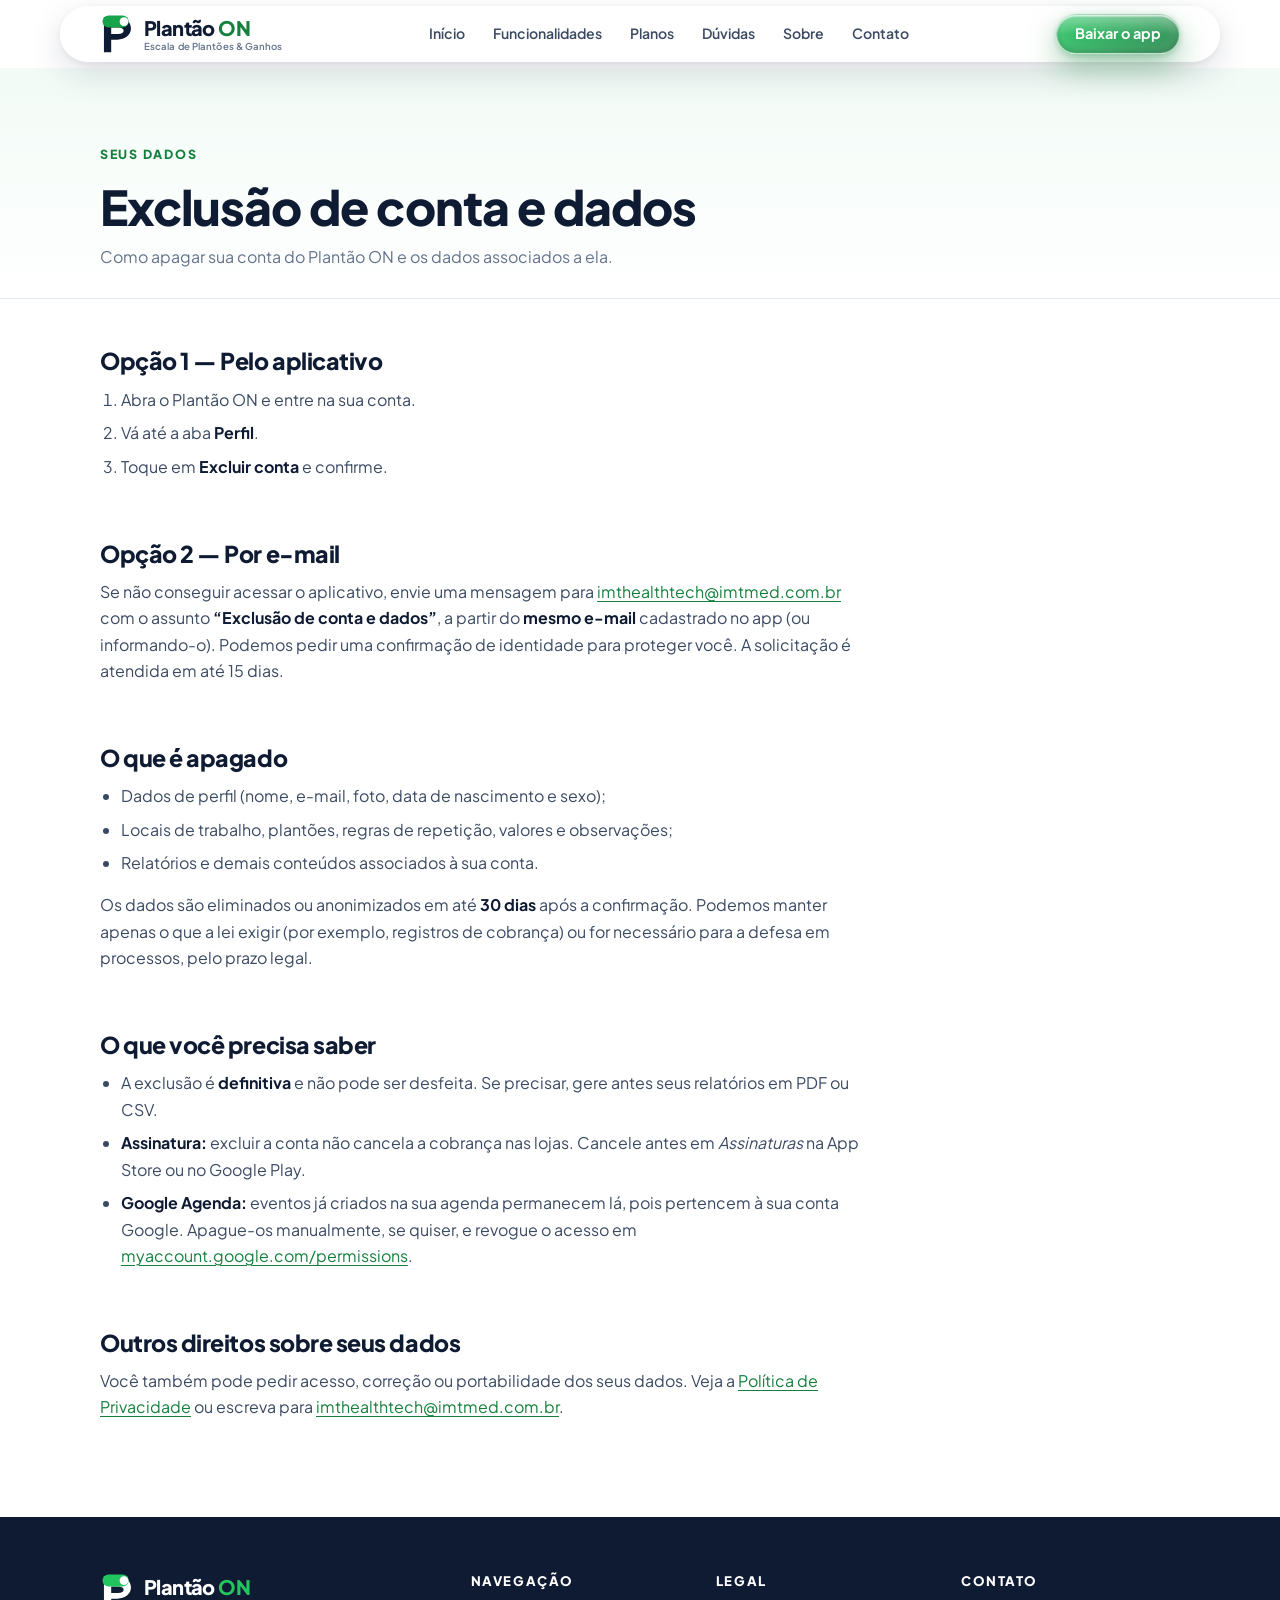
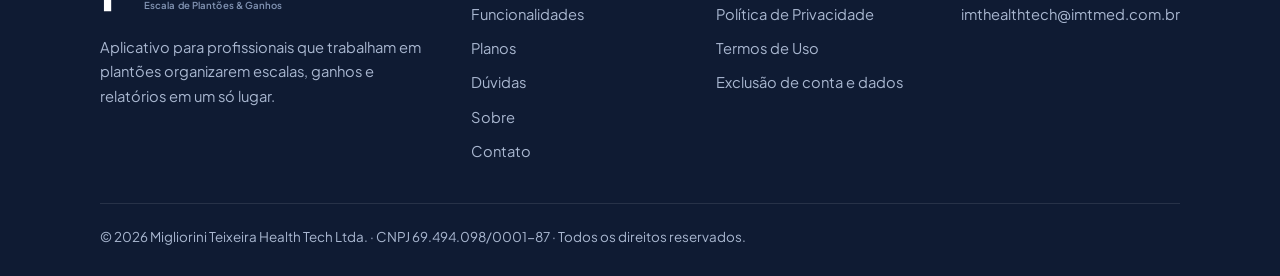
<file: excluir-conta.html>
<!doctype html>
<html lang="pt-BR" class="no-js">
<head>
  <meta charset="utf-8">
  <meta name="viewport" content="width=device-width, initial-scale=1, viewport-fit=cover">
  <title>Exclusão de conta e dados — Plantão ON</title>
  <meta name="description" content="Como excluir sua conta do Plantão ON e os dados associados, pelo aplicativo ou por e-mail.">
  <meta name="theme-color" content="#0f1b33">
  <meta name="robots" content="index,follow">
  <link rel="canonical" href="https://plantaoon.imtmed.com.br/excluir-conta.html">
  <link rel="icon" href="favicon.ico" sizes="any">
  <link rel="icon" type="image/svg+xml" href="assets/img/favicon.svg">
  <link rel="icon" type="image/png" sizes="32x32" href="assets/img/favicon-32.png">
  <link rel="apple-touch-icon" href="apple-touch-icon.png">
  <link rel="manifest" href="site.webmanifest">
  <meta property="og:type" content="website">
  <meta property="og:locale" content="pt_BR">
  <meta property="og:site_name" content="Plantão ON">
  <meta property="og:title" content="Exclusão de conta e dados — Plantão ON">
  <meta property="og:description" content="Como excluir sua conta do Plantão ON e os dados associados, pelo aplicativo ou por e-mail.">
  <meta property="og:image" content="https://plantaoon.imtmed.com.br/assets/img/og-image.png">
  <link rel="preload" href="assets/fonts/plus-jakarta-sans-latin-wght-normal.woff2" as="font" type="font/woff2" crossorigin>
  <link rel="stylesheet" href="css/styles.css">
  <script>document.documentElement.classList.remove('no-js');</script>
</head>
<body>
<a class="skip-link" href="#conteudo">Ir para o conteúdo</a>
<header class="site-header" id="topo">
  <div class="container header-inner">
    <a class="brand" href="index.html" aria-label="Plantão ON — página inicial">
      <img src="assets/img/logo-mark.svg" alt="" width="34" height="40">
      <span class="brand-text"><span class="brand-name">Plantão <b>ON</b></span><span class="brand-tag">Escala de Plantões &amp; Ganhos</span></span>
    </a>
    <nav class="nav" id="menu" aria-label="Principal">
      <ul>
        <li><a href="index.html#inicio">Início</a></li>
        <li><a href="index.html#funcionalidades">Funcionalidades</a></li>
        <li><a href="index.html#planos">Planos</a></li>
        <li><a href="index.html#duvidas">Dúvidas</a></li>
        <li><a href="index.html#sobre">Sobre</a></li>
        <li><a href="index.html#contato">Contato</a></li>
        <li class="nav-cta"><a class="btn btn--primary btn--block" href="index.html#baixar">Baixar o app</a></li>
      </ul>
    </nav>
    <a class="btn btn--primary btn--sm header-cta" href="index.html#baixar">Baixar o app</a>
    <button class="menu-toggle" type="button" aria-expanded="false" aria-controls="menu" aria-label="Abrir menu"><span></span></button>
  </div>
</header>
<main id="conteudo">
  <section class="legal-hero">
    <div class="container">
      <span class="eyebrow">Seus dados</span>
      <h1>Exclusão de conta e dados</h1>
      <p>Como apagar sua conta do Plantão ON e os dados associados a ela.</p>
    </div>
  </section>

  <div class="container" style="padding-block:40px 80px">
    <article class="prose">
      <h2>Opção 1 — Pelo aplicativo</h2>
      <ol>
        <li>Abra o Plantão ON e entre na sua conta.</li>
        <li>Vá até a aba <strong>Perfil</strong>.</li>
        <li>Toque em <strong>Excluir conta</strong> e confirme.</li>
      </ol>

      <h2>Opção 2 — Por e-mail</h2>
      <p>Se não conseguir acessar o aplicativo, envie uma mensagem para <a href="mailto:imthealthtech@imtmed.com.br?subject=Exclus%C3%A3o%20de%20conta%20e%20dados">imthealthtech@imtmed.com.br</a> com o assunto <strong>“Exclusão de conta e dados”</strong>, a partir do <strong>mesmo e-mail</strong> cadastrado no app (ou informando-o). Podemos pedir uma confirmação de identidade para proteger você. A solicitação é atendida em até 15 dias.</p>

      <h2>O que é apagado</h2>
      <ul>
        <li>Dados de perfil (nome, e-mail, foto, data de nascimento e sexo);</li>
        <li>Locais de trabalho, plantões, regras de repetição, valores e observações;</li>
        <li>Relatórios e demais conteúdos associados à sua conta.</li>
      </ul>
      <p>Os dados são eliminados ou anonimizados em até <strong>30 dias</strong> após a confirmação. Podemos manter apenas o que a lei exigir (por exemplo, registros de cobrança) ou for necessário para a defesa em processos, pelo prazo legal.</p>

      <h2>O que você precisa saber</h2>
      <ul>
        <li>A exclusão é <strong>definitiva</strong> e não pode ser desfeita. Se precisar, gere antes seus relatórios em PDF ou CSV.</li>
        <li><strong>Assinatura:</strong> excluir a conta não cancela a cobrança nas lojas. Cancele antes em <em>Assinaturas</em> na App Store ou no Google Play.</li>
        <li><strong>Google Agenda:</strong> eventos já criados na sua agenda permanecem lá, pois pertencem à sua conta Google. Apague-os manualmente, se quiser, e revogue o acesso em <a href="https://myaccount.google.com/permissions" rel="noopener" target="_blank">myaccount.google.com/permissions</a>.</li>
      </ul>

      <h2>Outros direitos sobre seus dados</h2>
      <p>Você também pode pedir acesso, correção ou portabilidade dos seus dados. Veja a <a href="privacidade.html#direitos">Política de Privacidade</a> ou escreva para <a href="mailto:imthealthtech@imtmed.com.br">imthealthtech@imtmed.com.br</a>.</p>
    </article>
  </div>
</main>
<footer class="site-footer">
  <div class="container">
    <div class="footer-grid">
      <div class="footer-brand">
        <a class="brand" href="index.html" aria-label="Plantão ON — página inicial">
          <img src="assets/img/logo-mark-light.svg" alt="" width="34" height="40">
          <span class="brand-text"><span class="brand-name">Plantão <b>ON</b></span><span class="brand-tag">Escala de Plantões &amp; Ganhos</span></span>
        </a>
        <p>Aplicativo para profissionais que trabalham em plantões organizarem escalas, ganhos e relatórios em um só lugar.</p>
      </div>
      <div class="col-links">
        <h4>Navegação</h4>
        <ul>
          <li><a href="index.html#funcionalidades">Funcionalidades</a></li>
          <li><a href="index.html#planos">Planos</a></li>
          <li><a href="index.html#duvidas">Dúvidas</a></li>
          <li><a href="index.html#sobre">Sobre</a></li>
          <li><a href="index.html#contato">Contato</a></li>
        </ul>
      </div>
      <div class="col-links">
        <h4>Legal</h4>
        <ul>
          <li><a href="privacidade.html">Política de Privacidade</a></li>
          <li><a href="termos.html">Termos de Uso</a></li>
          <li><a href="excluir-conta.html">Exclusão de conta e dados</a></li>
        </ul>
      </div>
      <div class="col-links">
        <h4>Contato</h4>
        <ul><li><a href="mailto:imthealthtech@imtmed.com.br">imthealthtech@imtmed.com.br</a></li></ul>
      </div>
    </div>
    <div class="footer-bottom">
      <p>© <span data-year>2026</span> Migliorini Teixeira Health Tech Ltda. · CNPJ 69.494.098/0001-87 · Todos os direitos reservados.</p>
    </div>
  </div>
</footer>
<script src="js/main.js" defer></script>
</body>
</html>
</file>
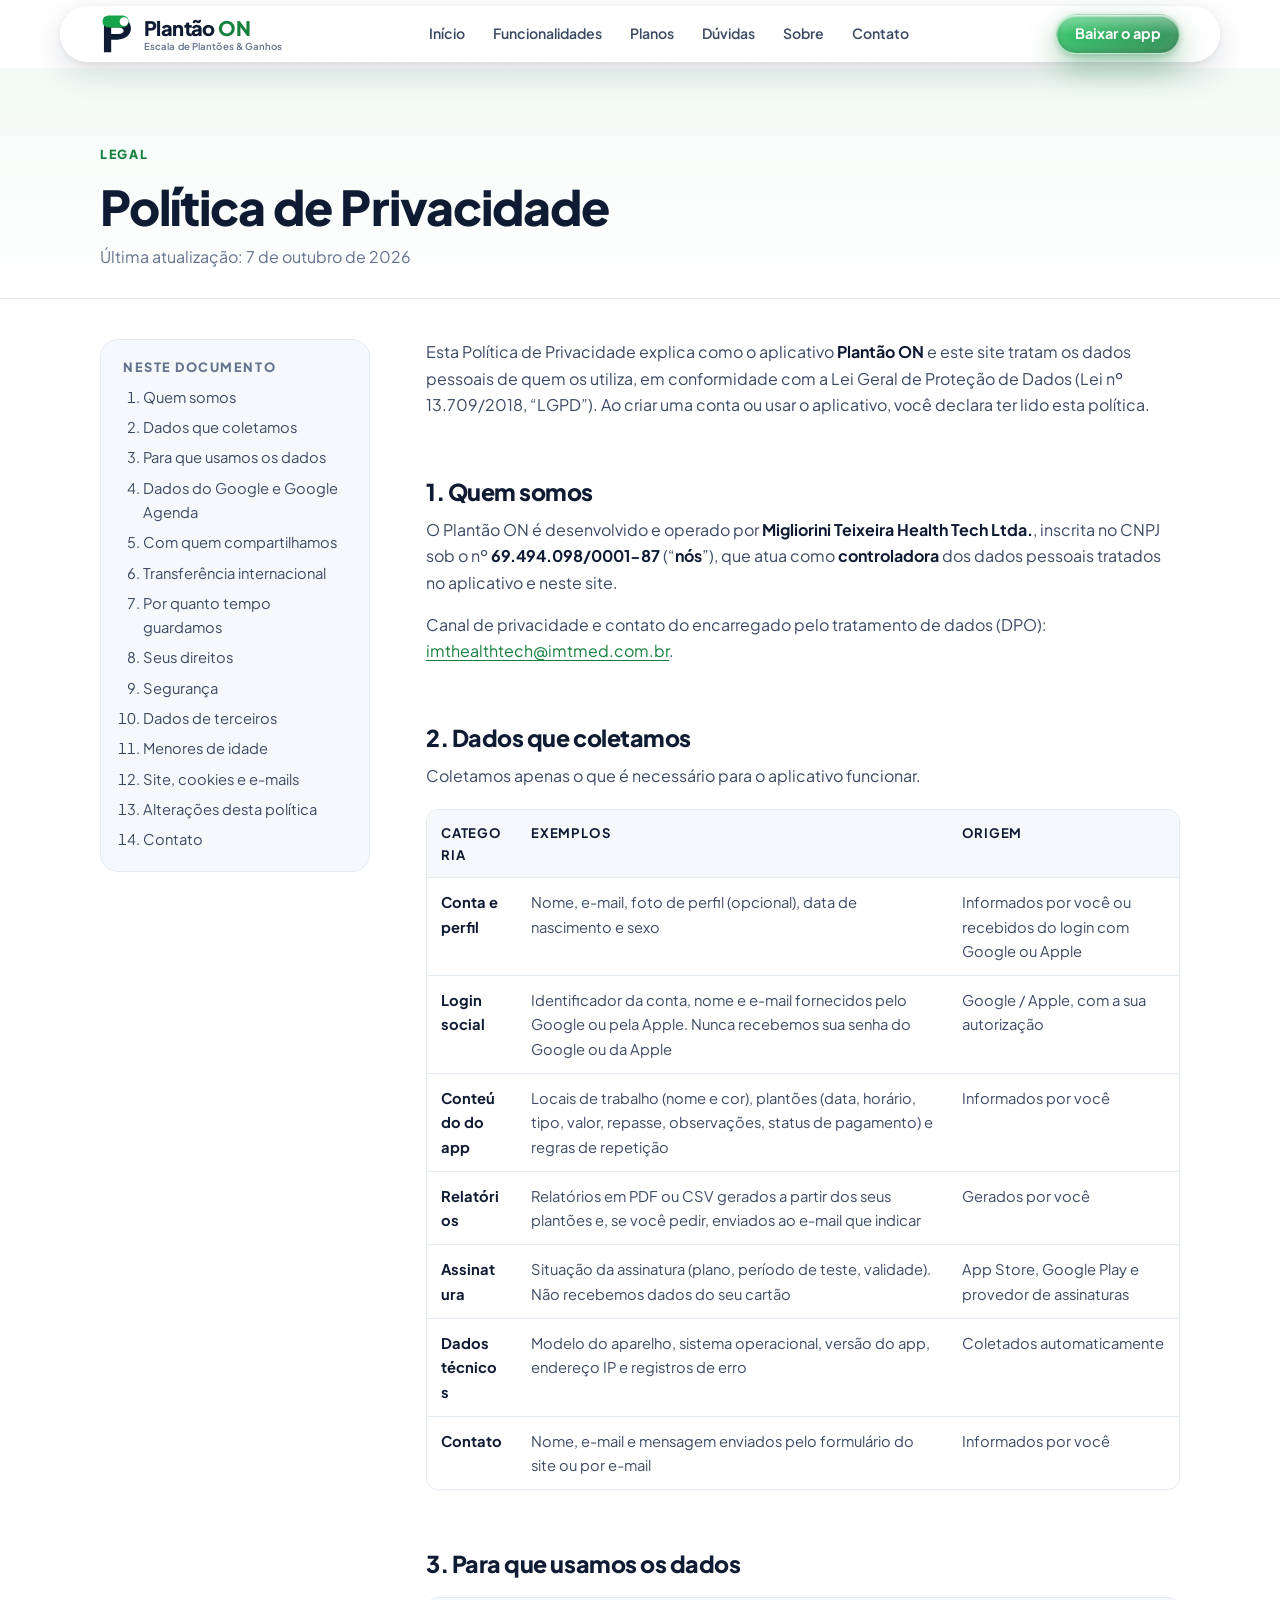
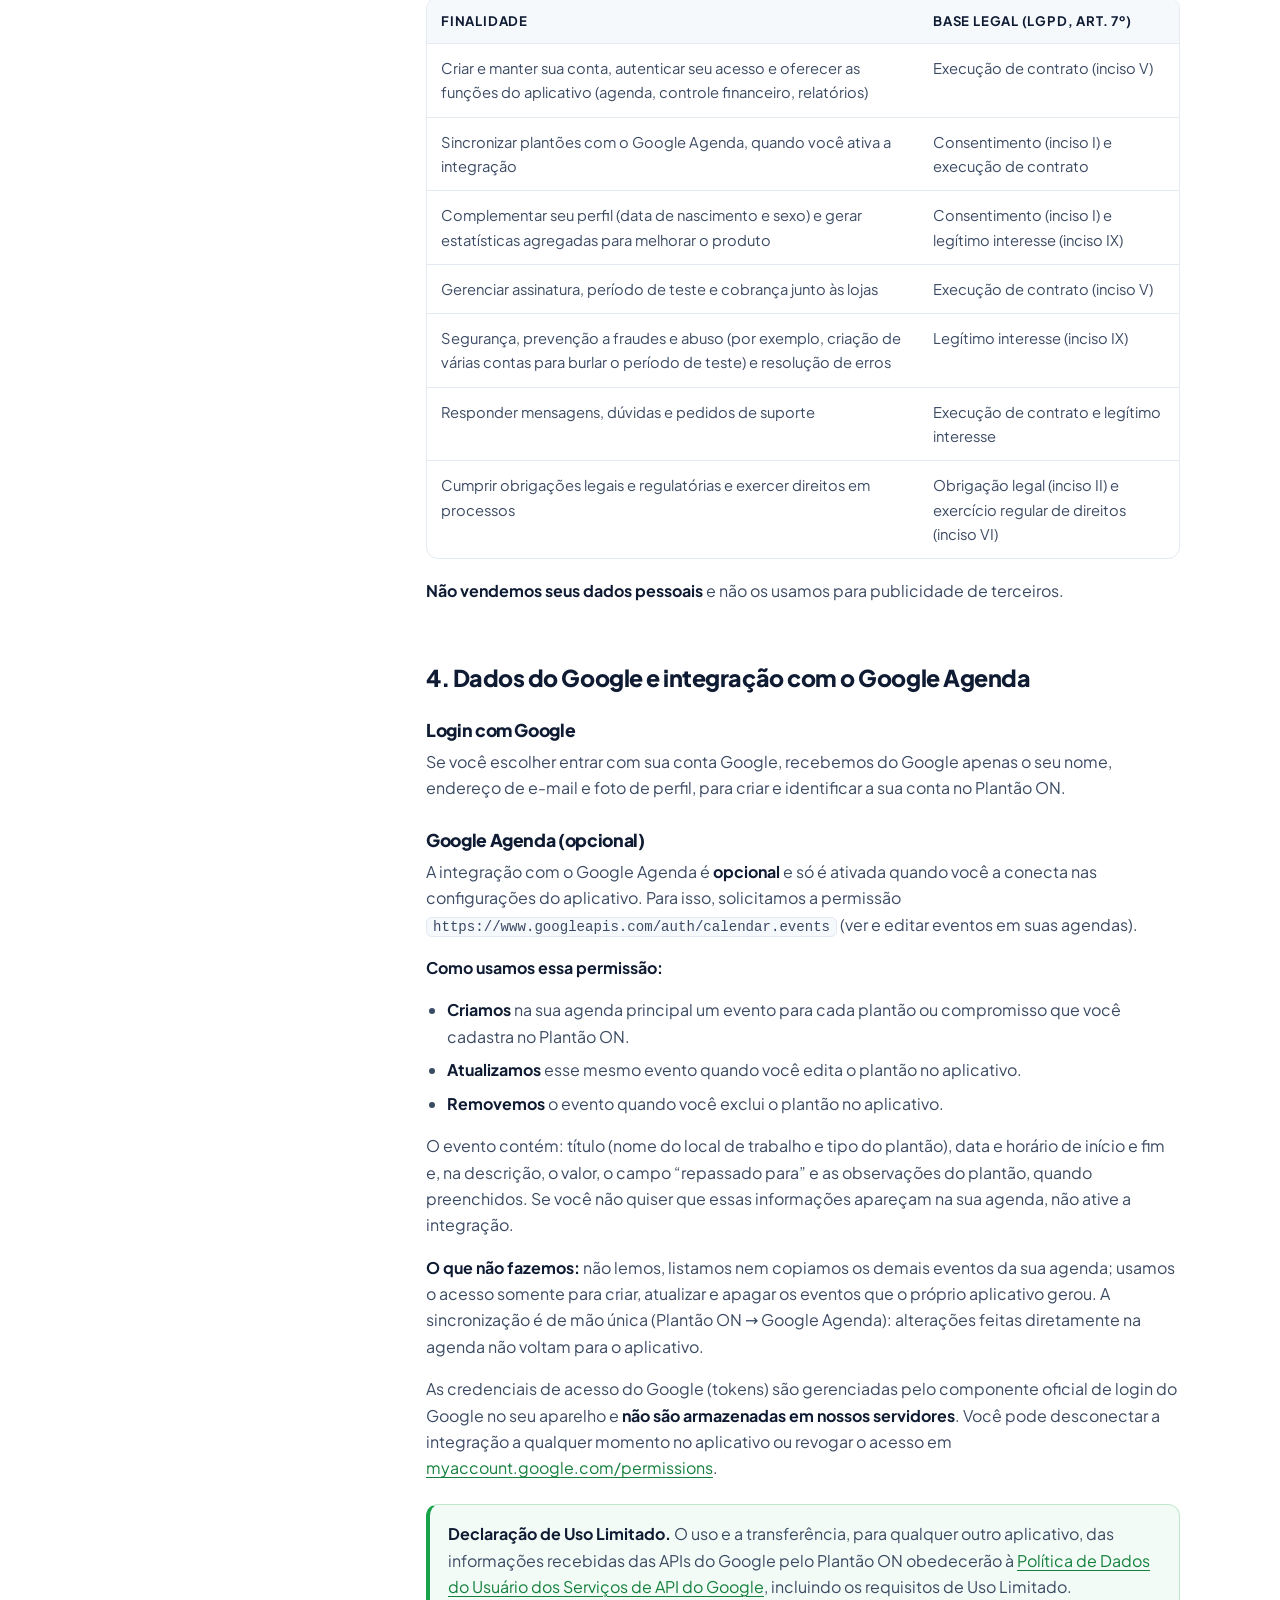
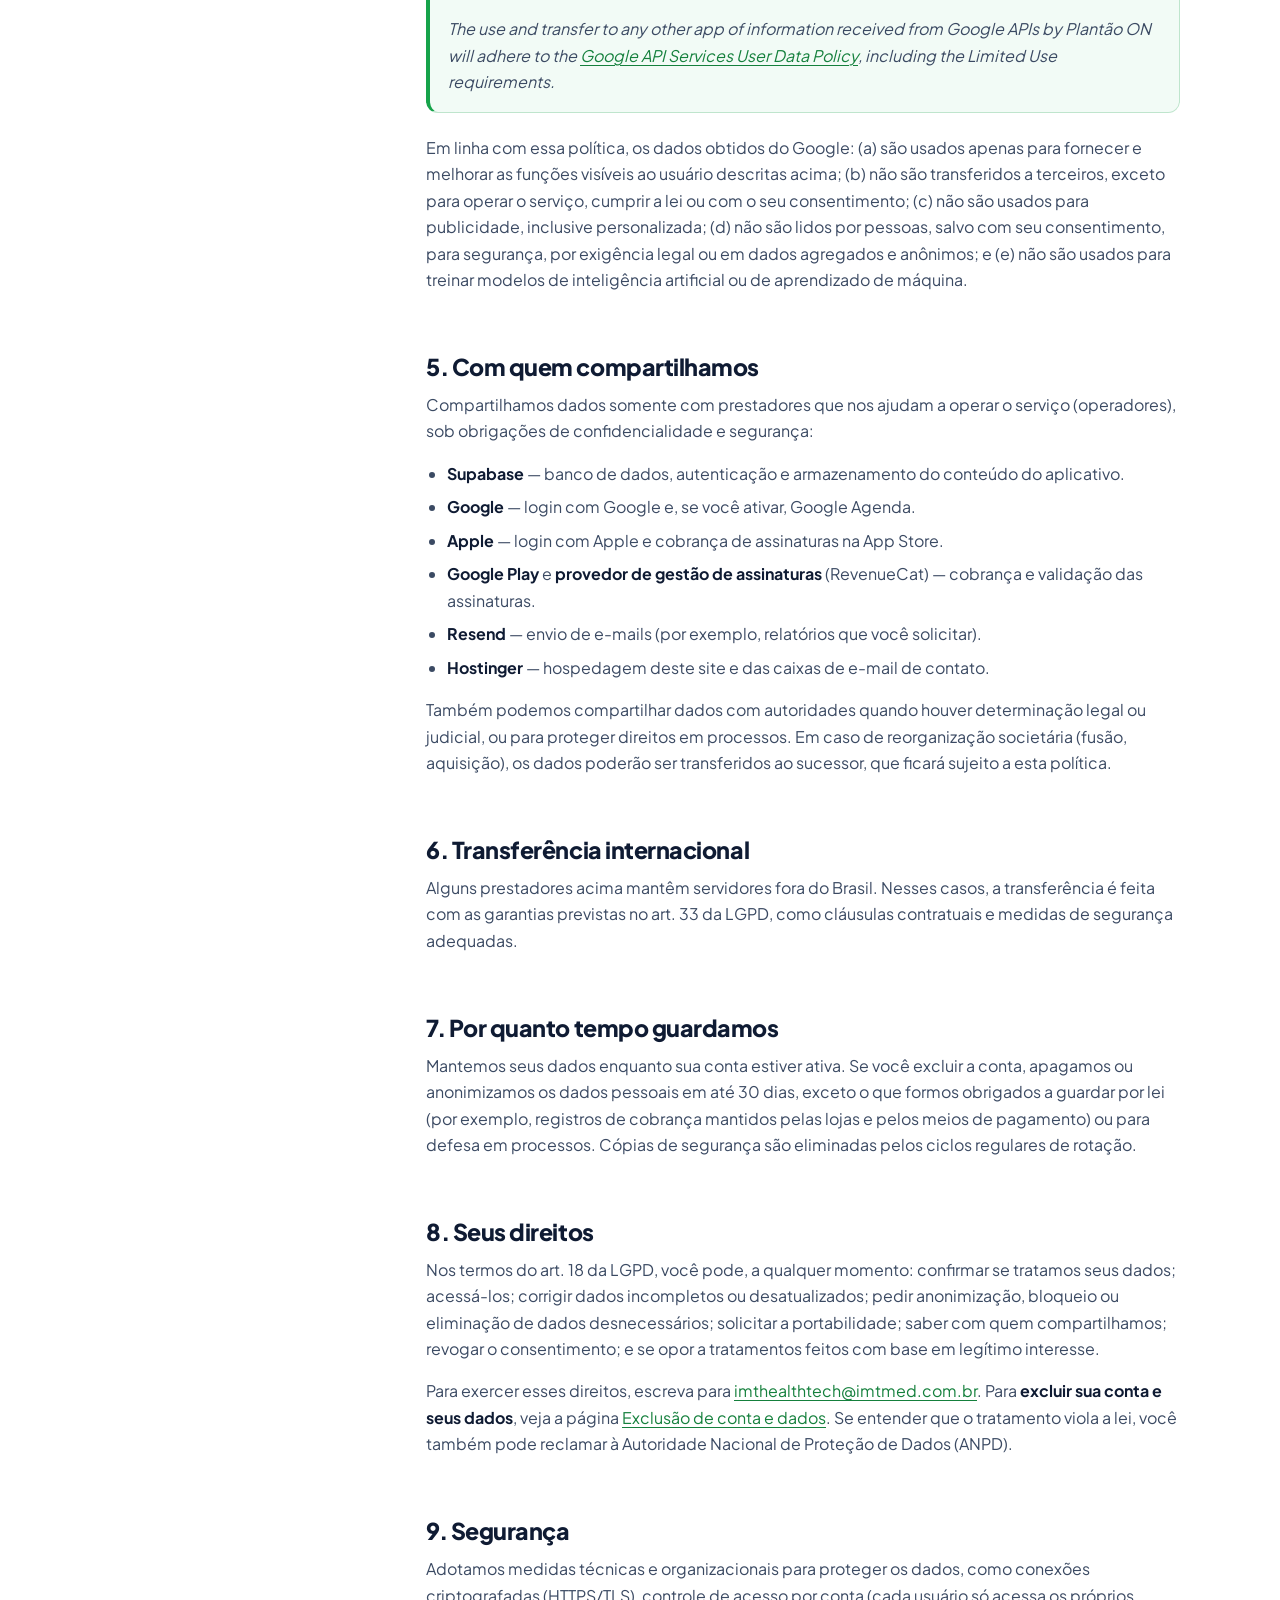
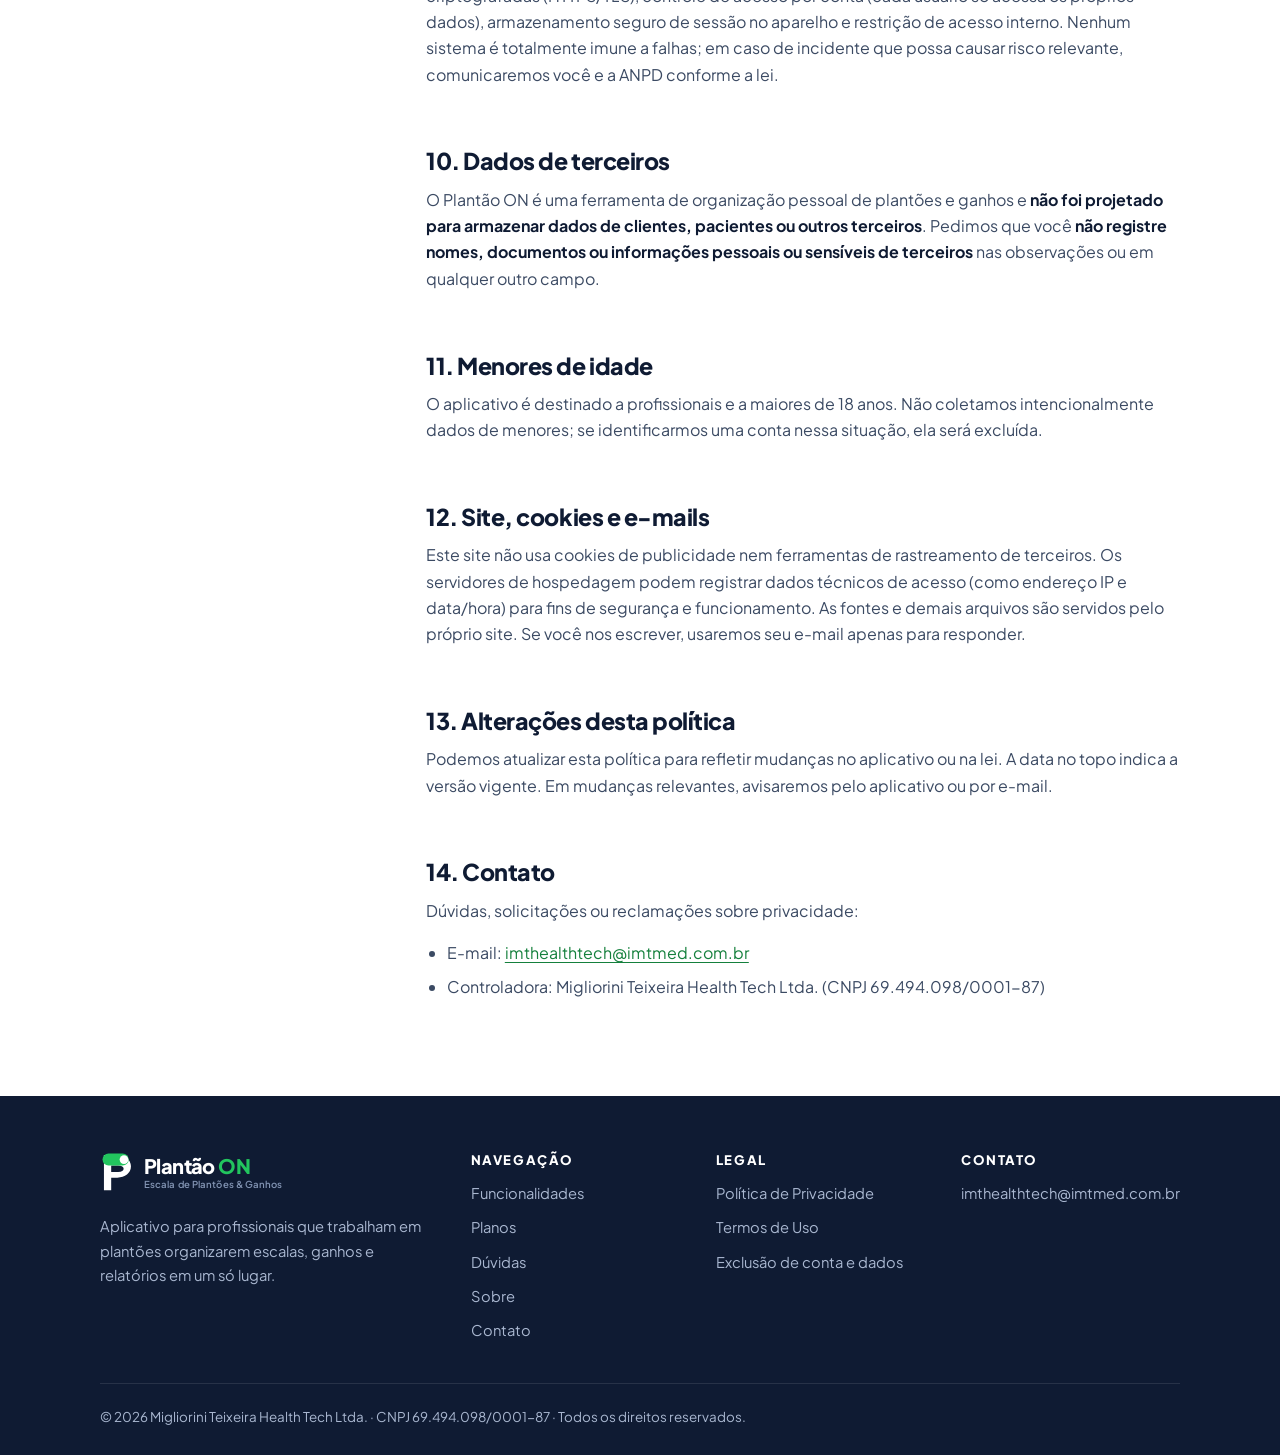
<file: privacidade.html>
<!doctype html>
<html lang="pt-BR" class="no-js">
<head>
  <meta charset="utf-8">
  <meta name="viewport" content="width=device-width, initial-scale=1, viewport-fit=cover">
  <title>Política de Privacidade — Plantão ON</title>
  <meta name="description" content="Saiba como o Plantão ON coleta, usa e protege seus dados pessoais, incluindo o uso do Google Agenda, conforme a LGPD.">
  <meta name="theme-color" content="#0f1b33">
  <meta name="robots" content="index,follow">
  <link rel="canonical" href="https://plantaoon.imtmed.com.br/privacidade.html">
  <link rel="icon" href="favicon.ico" sizes="any">
  <link rel="icon" type="image/svg+xml" href="assets/img/favicon.svg">
  <link rel="icon" type="image/png" sizes="32x32" href="assets/img/favicon-32.png">
  <link rel="apple-touch-icon" href="apple-touch-icon.png">
  <link rel="manifest" href="site.webmanifest">
  <meta property="og:type" content="website">
  <meta property="og:locale" content="pt_BR">
  <meta property="og:site_name" content="Plantão ON">
  <meta property="og:title" content="Política de Privacidade — Plantão ON">
  <meta property="og:description" content="Saiba como o Plantão ON coleta, usa e protege seus dados pessoais, incluindo o uso do Google Agenda, conforme a LGPD.">
  <meta property="og:image" content="https://plantaoon.imtmed.com.br/assets/img/og-image.png">
  <link rel="preload" href="assets/fonts/plus-jakarta-sans-latin-wght-normal.woff2" as="font" type="font/woff2" crossorigin>
  <link rel="stylesheet" href="css/styles.css">
  <script>document.documentElement.classList.remove('no-js');</script>
</head>
<body>
<a class="skip-link" href="#conteudo">Ir para o conteúdo</a>
<header class="site-header" id="topo">
  <div class="container header-inner">
    <a class="brand" href="index.html" aria-label="Plantão ON — página inicial">
      <img src="assets/img/logo-mark.svg" alt="" width="34" height="40">
      <span class="brand-text"><span class="brand-name">Plantão <b>ON</b></span><span class="brand-tag">Escala de Plantões &amp; Ganhos</span></span>
    </a>
    <nav class="nav" id="menu" aria-label="Principal">
      <ul>
        <li><a href="index.html#inicio">Início</a></li>
        <li><a href="index.html#funcionalidades">Funcionalidades</a></li>
        <li><a href="index.html#planos">Planos</a></li>
        <li><a href="index.html#duvidas">Dúvidas</a></li>
        <li><a href="index.html#sobre">Sobre</a></li>
        <li><a href="index.html#contato">Contato</a></li>
        <li class="nav-cta"><a class="btn btn--primary btn--block" href="index.html#baixar">Baixar o app</a></li>
      </ul>
    </nav>
    <a class="btn btn--primary btn--sm header-cta" href="index.html#baixar">Baixar o app</a>
    <button class="menu-toggle" type="button" aria-expanded="false" aria-controls="menu" aria-label="Abrir menu"><span></span></button>
  </div>
</header>
<main id="conteudo">
  <section class="legal-hero">
    <div class="container">
      <span class="eyebrow">Legal</span>
      <h1>Política de Privacidade</h1>
      <p>Última atualização: 7 de outubro de 2026</p>
    </div>
  </section>

  <div class="container legal">
    <aside class="toc" aria-label="Neste documento">
      <h2>Neste documento</h2>
      <ol>
        <li><a href="#quem-somos">Quem somos</a></li>
        <li><a href="#dados-coletados">Dados que coletamos</a></li>
        <li><a href="#finalidades">Para que usamos os dados</a></li>
        <li><a href="#google">Dados do Google e Google Agenda</a></li>
        <li><a href="#compartilhamento">Com quem compartilhamos</a></li>
        <li><a href="#transferencia">Transferência internacional</a></li>
        <li><a href="#retencao">Por quanto tempo guardamos</a></li>
        <li><a href="#direitos">Seus direitos</a></li>
        <li><a href="#seguranca">Segurança</a></li>
        <li><a href="#terceiros">Dados de terceiros</a></li>
        <li><a href="#menores">Menores de idade</a></li>
        <li><a href="#site">Site, cookies e e-mails</a></li>
        <li><a href="#alteracoes">Alterações desta política</a></li>
        <li><a href="#contato">Contato</a></li>
      </ol>
    </aside>

    <article class="prose">
      <p>Esta Política de Privacidade explica como o aplicativo <strong>Plantão ON</strong> e este site tratam os dados pessoais de quem os utiliza, em conformidade com a Lei Geral de Proteção de Dados (Lei nº 13.709/2018, “LGPD”). Ao criar uma conta ou usar o aplicativo, você declara ter lido esta política.</p>

      <h2 id="quem-somos">1. Quem somos</h2>
      <p>O Plantão ON é desenvolvido e operado por <strong>Migliorini Teixeira Health Tech Ltda.</strong>, inscrita no CNPJ sob o nº <strong>69.494.098/0001-87</strong> (“<strong>nós</strong>”), que atua como <strong>controladora</strong> dos dados pessoais tratados no aplicativo e neste site.</p>
      <p>Canal de privacidade e contato do encarregado pelo tratamento de dados (DPO): <a href="mailto:imthealthtech@imtmed.com.br">imthealthtech@imtmed.com.br</a>.</p>

      <h2 id="dados-coletados">2. Dados que coletamos</h2>
      <p>Coletamos apenas o que é necessário para o aplicativo funcionar.</p>
      <div class="table-wrap">
        <table>
          <thead><tr><th>Categoria</th><th>Exemplos</th><th>Origem</th></tr></thead>
          <tbody>
            <tr><td><strong>Conta e perfil</strong></td><td>Nome, e-mail, foto de perfil (opcional), data de nascimento e sexo</td><td>Informados por você ou recebidos do login com Google ou Apple</td></tr>
            <tr><td><strong>Login social</strong></td><td>Identificador da conta, nome e e-mail fornecidos pelo Google ou pela Apple. Nunca recebemos sua senha do Google ou da Apple</td><td>Google / Apple, com a sua autorização</td></tr>
            <tr><td><strong>Conteúdo do app</strong></td><td>Locais de trabalho (nome e cor), plantões (data, horário, tipo, valor, repasse, observações, status de pagamento) e regras de repetição</td><td>Informados por você</td></tr>
            <tr><td><strong>Relatórios</strong></td><td>Relatórios em PDF ou CSV gerados a partir dos seus plantões e, se você pedir, enviados ao e-mail que indicar</td><td>Gerados por você</td></tr>
            <tr><td><strong>Assinatura</strong></td><td>Situação da assinatura (plano, período de teste, validade). Não recebemos dados do seu cartão</td><td>App Store, Google Play e provedor de assinaturas</td></tr>
            <tr><td><strong>Dados técnicos</strong></td><td>Modelo do aparelho, sistema operacional, versão do app, endereço IP e registros de erro</td><td>Coletados automaticamente</td></tr>
            <tr><td><strong>Contato</strong></td><td>Nome, e-mail e mensagem enviados pelo formulário do site ou por e-mail</td><td>Informados por você</td></tr>
          </tbody>
        </table>
      </div>

      <h2 id="finalidades">3. Para que usamos os dados</h2>
      <div class="table-wrap">
        <table>
          <thead><tr><th>Finalidade</th><th>Base legal (LGPD, art. 7º)</th></tr></thead>
          <tbody>
            <tr><td>Criar e manter sua conta, autenticar seu acesso e oferecer as funções do aplicativo (agenda, controle financeiro, relatórios)</td><td>Execução de contrato (inciso V)</td></tr>
            <tr><td>Sincronizar plantões com o Google Agenda, quando você ativa a integração</td><td>Consentimento (inciso I) e execução de contrato</td></tr>
            <tr><td>Complementar seu perfil (data de nascimento e sexo) e gerar estatísticas agregadas para melhorar o produto</td><td>Consentimento (inciso I) e legítimo interesse (inciso IX)</td></tr>
            <tr><td>Gerenciar assinatura, período de teste e cobrança junto às lojas</td><td>Execução de contrato (inciso V)</td></tr>
            <tr><td>Segurança, prevenção a fraudes e abuso (por exemplo, criação de várias contas para burlar o período de teste) e resolução de erros</td><td>Legítimo interesse (inciso IX)</td></tr>
            <tr><td>Responder mensagens, dúvidas e pedidos de suporte</td><td>Execução de contrato e legítimo interesse</td></tr>
            <tr><td>Cumprir obrigações legais e regulatórias e exercer direitos em processos</td><td>Obrigação legal (inciso II) e exercício regular de direitos (inciso VI)</td></tr>
          </tbody>
        </table>
      </div>
      <p><strong>Não vendemos seus dados pessoais</strong> e não os usamos para publicidade de terceiros.</p>

      <h2 id="google">4. Dados do Google e integração com o Google Agenda</h2>
      <h3>Login com Google</h3>
      <p>Se você escolher entrar com sua conta Google, recebemos do Google apenas o seu nome, endereço de e-mail e foto de perfil, para criar e identificar a sua conta no Plantão ON.</p>

      <h3>Google Agenda (opcional)</h3>
      <p>A integração com o Google Agenda é <strong>opcional</strong> e só é ativada quando você a conecta nas configurações do aplicativo. Para isso, solicitamos a permissão <code>https://www.googleapis.com/auth/calendar.events</code> (ver e editar eventos em suas agendas).</p>
      <p><strong>Como usamos essa permissão:</strong></p>
      <ul>
        <li><strong>Criamos</strong> na sua agenda principal um evento para cada plantão ou compromisso que você cadastra no Plantão ON.</li>
        <li><strong>Atualizamos</strong> esse mesmo evento quando você edita o plantão no aplicativo.</li>
        <li><strong>Removemos</strong> o evento quando você exclui o plantão no aplicativo.</li>
      </ul>
      <p>O evento contém: título (nome do local de trabalho e tipo do plantão), data e horário de início e fim e, na descrição, o valor, o campo “repassado para” e as observações do plantão, quando preenchidos. Se você não quiser que essas informações apareçam na sua agenda, não ative a integração.</p>
      <p><strong>O que não fazemos:</strong> não lemos, listamos nem copiamos os demais eventos da sua agenda; usamos o acesso somente para criar, atualizar e apagar os eventos que o próprio aplicativo gerou. A sincronização é de mão única (Plantão ON → Google Agenda): alterações feitas diretamente na agenda não voltam para o aplicativo.</p>
      <p>As credenciais de acesso do Google (tokens) são gerenciadas pelo componente oficial de login do Google no seu aparelho e <strong>não são armazenadas em nossos servidores</strong>. Você pode desconectar a integração a qualquer momento no aplicativo ou revogar o acesso em <a href="https://myaccount.google.com/permissions" rel="noopener" target="_blank">myaccount.google.com/permissions</a>.</p>

      <div class="callout">
        <p><strong>Declaração de Uso Limitado.</strong> O uso e a transferência, para qualquer outro aplicativo, das informações recebidas das APIs do Google pelo Plantão ON obedecerão à <a href="https://developers.google.com/terms/api-services-user-data-policy" rel="noopener" target="_blank">Política de Dados do Usuário dos Serviços de API do Google</a>, incluindo os requisitos de Uso Limitado.</p>
        <p><em>The use and transfer to any other app of information received from Google APIs by Plantão ON will adhere to the <a href="https://developers.google.com/terms/api-services-user-data-policy#additional_requirements_for_specific_api_scopes" rel="noopener" target="_blank">Google API Services User Data Policy</a>, including the Limited Use requirements.</em></p>
      </div>
      <p>Em linha com essa política, os dados obtidos do Google: (a) são usados apenas para fornecer e melhorar as funções visíveis ao usuário descritas acima; (b) não são transferidos a terceiros, exceto para operar o serviço, cumprir a lei ou com o seu consentimento; (c) não são usados para publicidade, inclusive personalizada; (d) não são lidos por pessoas, salvo com seu consentimento, para segurança, por exigência legal ou em dados agregados e anônimos; e (e) não são usados para treinar modelos de inteligência artificial ou de aprendizado de máquina.</p>

      <h2 id="compartilhamento">5. Com quem compartilhamos</h2>
      <p>Compartilhamos dados somente com prestadores que nos ajudam a operar o serviço (operadores), sob obrigações de confidencialidade e segurança:</p>
      <ul>
        <li><strong>Supabase</strong> — banco de dados, autenticação e armazenamento do conteúdo do aplicativo.</li>
        <li><strong>Google</strong> — login com Google e, se você ativar, Google Agenda.</li>
        <li><strong>Apple</strong> — login com Apple e cobrança de assinaturas na App Store.</li>
        <li><strong>Google Play</strong> e <strong>provedor de gestão de assinaturas</strong> (RevenueCat) — cobrança e validação das assinaturas.</li>
        <li><strong>Resend</strong> — envio de e-mails (por exemplo, relatórios que você solicitar).</li>
        <li><strong>Hostinger</strong> — hospedagem deste site e das caixas de e-mail de contato.</li>
      </ul>
      <p>Também podemos compartilhar dados com autoridades quando houver determinação legal ou judicial, ou para proteger direitos em processos. Em caso de reorganização societária (fusão, aquisição), os dados poderão ser transferidos ao sucessor, que ficará sujeito a esta política.</p>

      <h2 id="transferencia">6. Transferência internacional</h2>
      <p>Alguns prestadores acima mantêm servidores fora do Brasil. Nesses casos, a transferência é feita com as garantias previstas no art. 33 da LGPD, como cláusulas contratuais e medidas de segurança adequadas.</p>

      <h2 id="retencao">7. Por quanto tempo guardamos</h2>
      <p>Mantemos seus dados enquanto sua conta estiver ativa. Se você excluir a conta, apagamos ou anonimizamos os dados pessoais em até 30 dias, exceto o que formos obrigados a guardar por lei (por exemplo, registros de cobrança mantidos pelas lojas e pelos meios de pagamento) ou para defesa em processos. Cópias de segurança são eliminadas pelos ciclos regulares de rotação.</p>

      <h2 id="direitos">8. Seus direitos</h2>
      <p>Nos termos do art. 18 da LGPD, você pode, a qualquer momento: confirmar se tratamos seus dados; acessá-los; corrigir dados incompletos ou desatualizados; pedir anonimização, bloqueio ou eliminação de dados desnecessários; solicitar a portabilidade; saber com quem compartilhamos; revogar o consentimento; e se opor a tratamentos feitos com base em legítimo interesse.</p>
      <p>Para exercer esses direitos, escreva para <a href="mailto:imthealthtech@imtmed.com.br">imthealthtech@imtmed.com.br</a>. Para <strong>excluir sua conta e seus dados</strong>, veja a página <a href="excluir-conta.html">Exclusão de conta e dados</a>. Se entender que o tratamento viola a lei, você também pode reclamar à Autoridade Nacional de Proteção de Dados (ANPD).</p>

      <h2 id="seguranca">9. Segurança</h2>
      <p>Adotamos medidas técnicas e organizacionais para proteger os dados, como conexões criptografadas (HTTPS/TLS), controle de acesso por conta (cada usuário só acessa os próprios dados), armazenamento seguro de sessão no aparelho e restrição de acesso interno. Nenhum sistema é totalmente imune a falhas; em caso de incidente que possa causar risco relevante, comunicaremos você e a ANPD conforme a lei.</p>

      <h2 id="terceiros">10. Dados de terceiros</h2>
      <p>O Plantão ON é uma ferramenta de organização pessoal de plantões e ganhos e <strong>não foi projetado para armazenar dados de clientes, pacientes ou outros terceiros</strong>. Pedimos que você <strong>não registre nomes, documentos ou informações pessoais ou sensíveis de terceiros</strong> nas observações ou em qualquer outro campo.</p>

      <h2 id="menores">11. Menores de idade</h2>
      <p>O aplicativo é destinado a profissionais e a maiores de 18 anos. Não coletamos intencionalmente dados de menores; se identificarmos uma conta nessa situação, ela será excluída.</p>

      <h2 id="site">12. Site, cookies e e-mails</h2>
      <p>Este site não usa cookies de publicidade nem ferramentas de rastreamento de terceiros. Os servidores de hospedagem podem registrar dados técnicos de acesso (como endereço IP e data/hora) para fins de segurança e funcionamento. As fontes e demais arquivos são servidos pelo próprio site. Se você nos escrever, usaremos seu e-mail apenas para responder.</p>

      <h2 id="alteracoes">13. Alterações desta política</h2>
      <p>Podemos atualizar esta política para refletir mudanças no aplicativo ou na lei. A data no topo indica a versão vigente. Em mudanças relevantes, avisaremos pelo aplicativo ou por e-mail.</p>

      <h2 id="contato">14. Contato</h2>
      <p>Dúvidas, solicitações ou reclamações sobre privacidade:</p>
      <ul>
        <li>E-mail: <a href="mailto:imthealthtech@imtmed.com.br">imthealthtech@imtmed.com.br</a></li>
        <li>Controladora: Migliorini Teixeira Health Tech Ltda. (CNPJ 69.494.098/0001-87)</li>
      </ul>
    </article>
  </div>
</main>
<footer class="site-footer">
  <div class="container">
    <div class="footer-grid">
      <div class="footer-brand">
        <a class="brand" href="index.html" aria-label="Plantão ON — página inicial">
          <img src="assets/img/logo-mark-light.svg" alt="" width="34" height="40">
          <span class="brand-text"><span class="brand-name">Plantão <b>ON</b></span><span class="brand-tag">Escala de Plantões &amp; Ganhos</span></span>
        </a>
        <p>Aplicativo para profissionais que trabalham em plantões organizarem escalas, ganhos e relatórios em um só lugar.</p>
      </div>
      <div class="col-links">
        <h4>Navegação</h4>
        <ul>
          <li><a href="index.html#funcionalidades">Funcionalidades</a></li>
          <li><a href="index.html#planos">Planos</a></li>
          <li><a href="index.html#duvidas">Dúvidas</a></li>
          <li><a href="index.html#sobre">Sobre</a></li>
          <li><a href="index.html#contato">Contato</a></li>
        </ul>
      </div>
      <div class="col-links">
        <h4>Legal</h4>
        <ul>
          <li><a href="privacidade.html">Política de Privacidade</a></li>
          <li><a href="termos.html">Termos de Uso</a></li>
          <li><a href="excluir-conta.html">Exclusão de conta e dados</a></li>
        </ul>
      </div>
      <div class="col-links">
        <h4>Contato</h4>
        <ul><li><a href="mailto:imthealthtech@imtmed.com.br">imthealthtech@imtmed.com.br</a></li></ul>
      </div>
    </div>
    <div class="footer-bottom">
      <p>© <span data-year>2026</span> Migliorini Teixeira Health Tech Ltda. · CNPJ 69.494.098/0001-87 · Todos os direitos reservados.</p>
    </div>
  </div>
</footer>
<script src="js/main.js" defer></script>
</body>
</html>
</file>
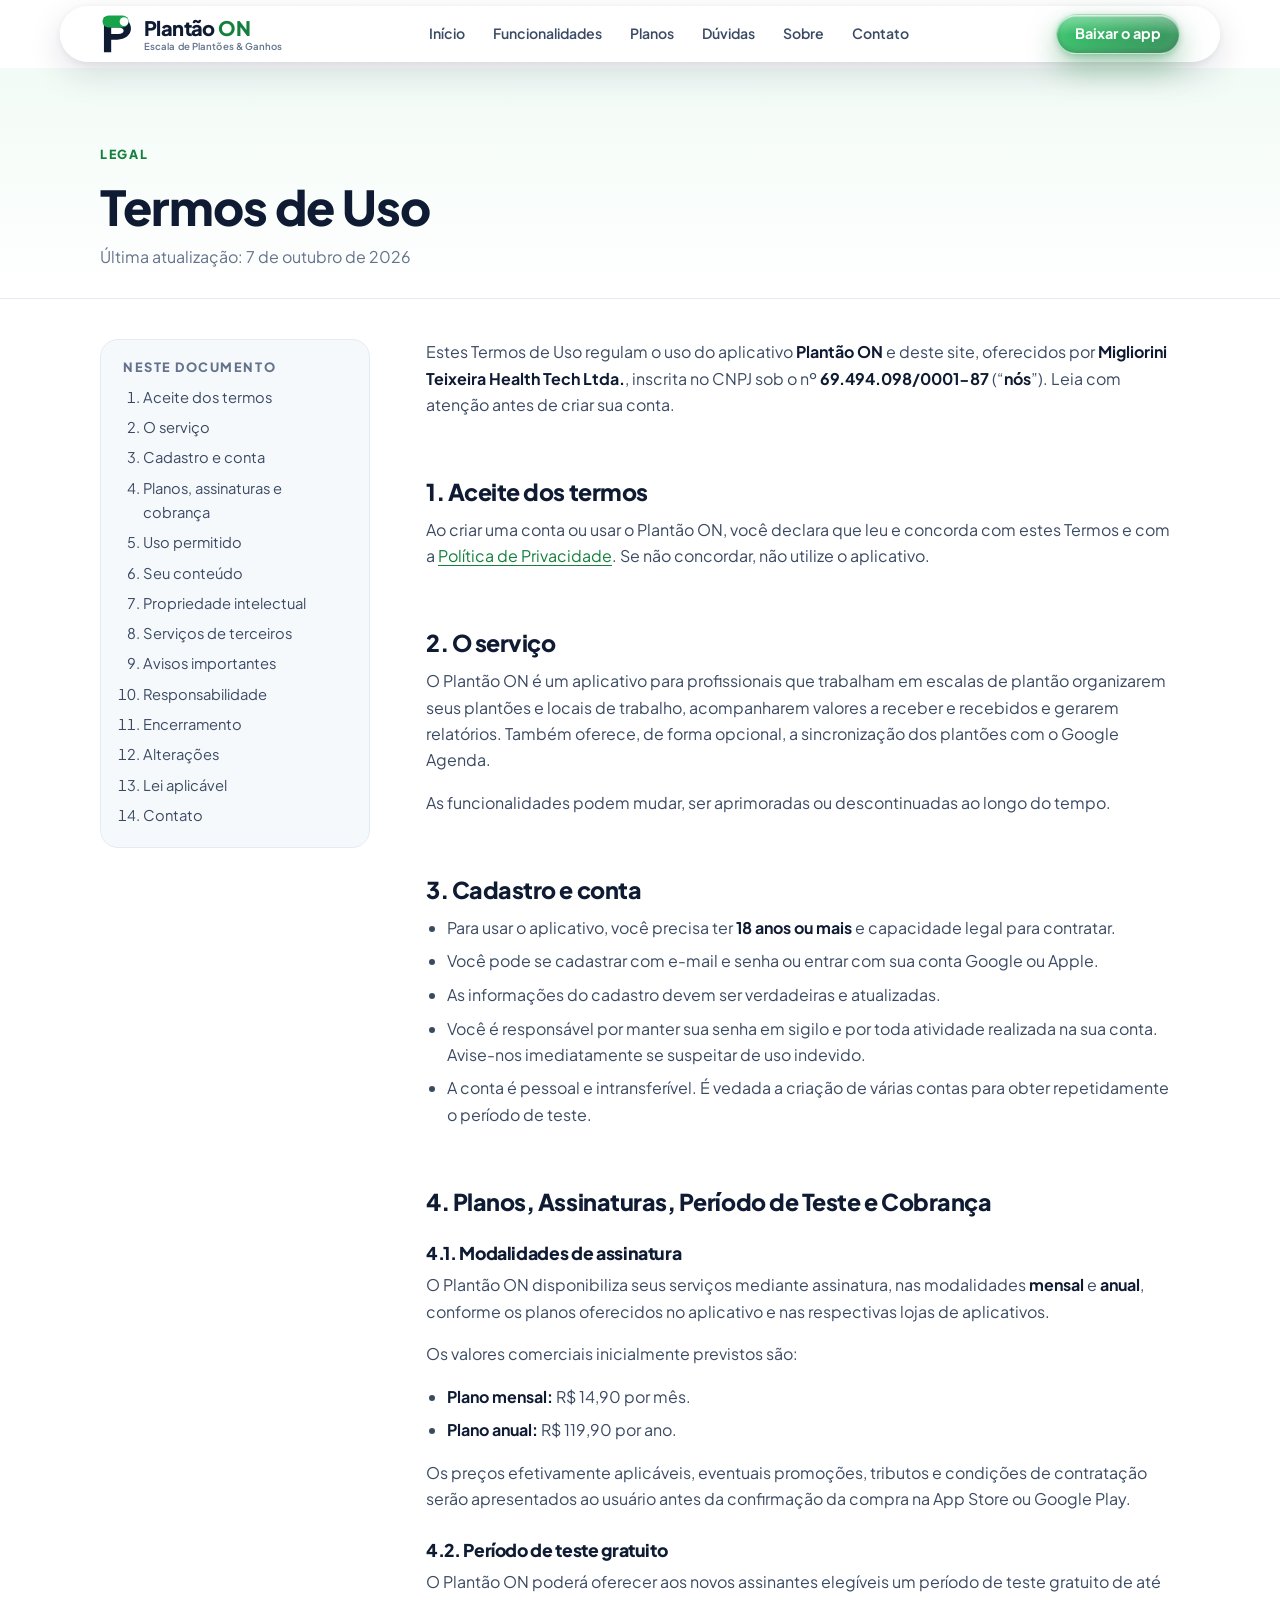
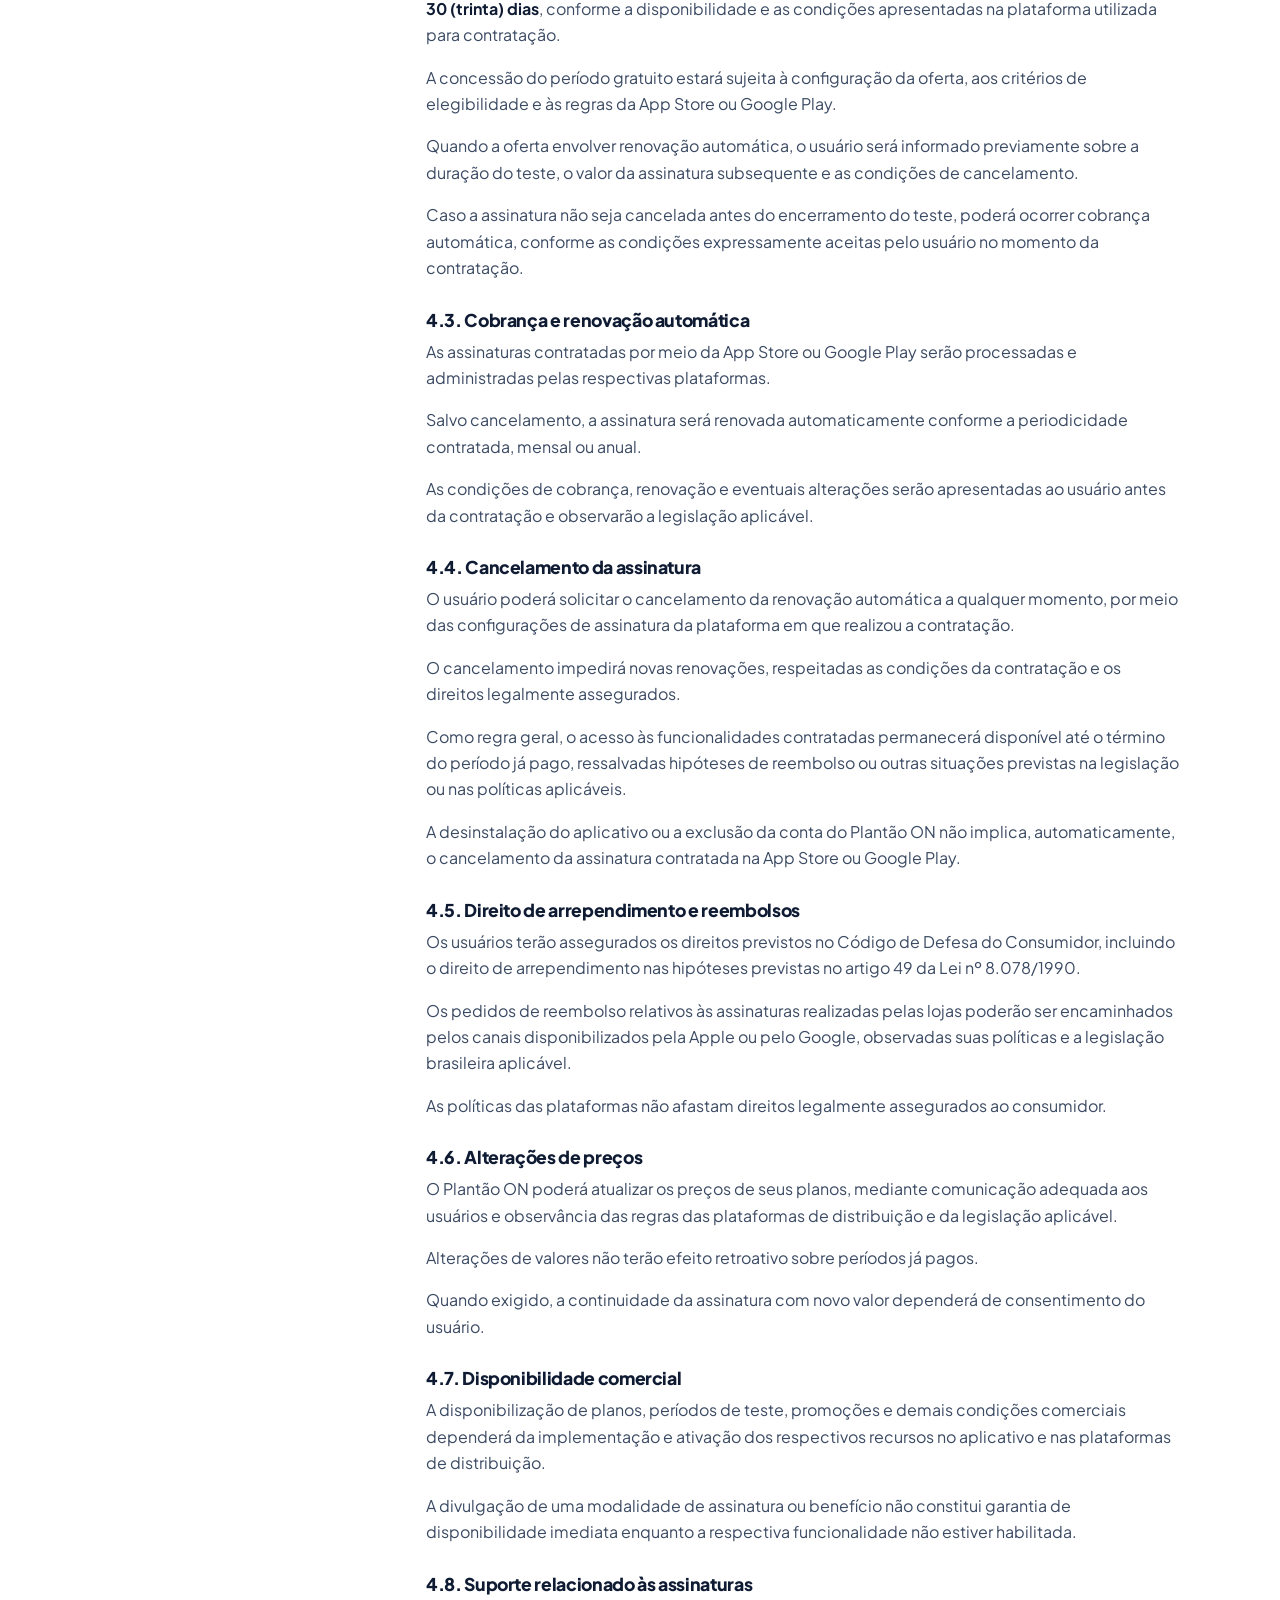
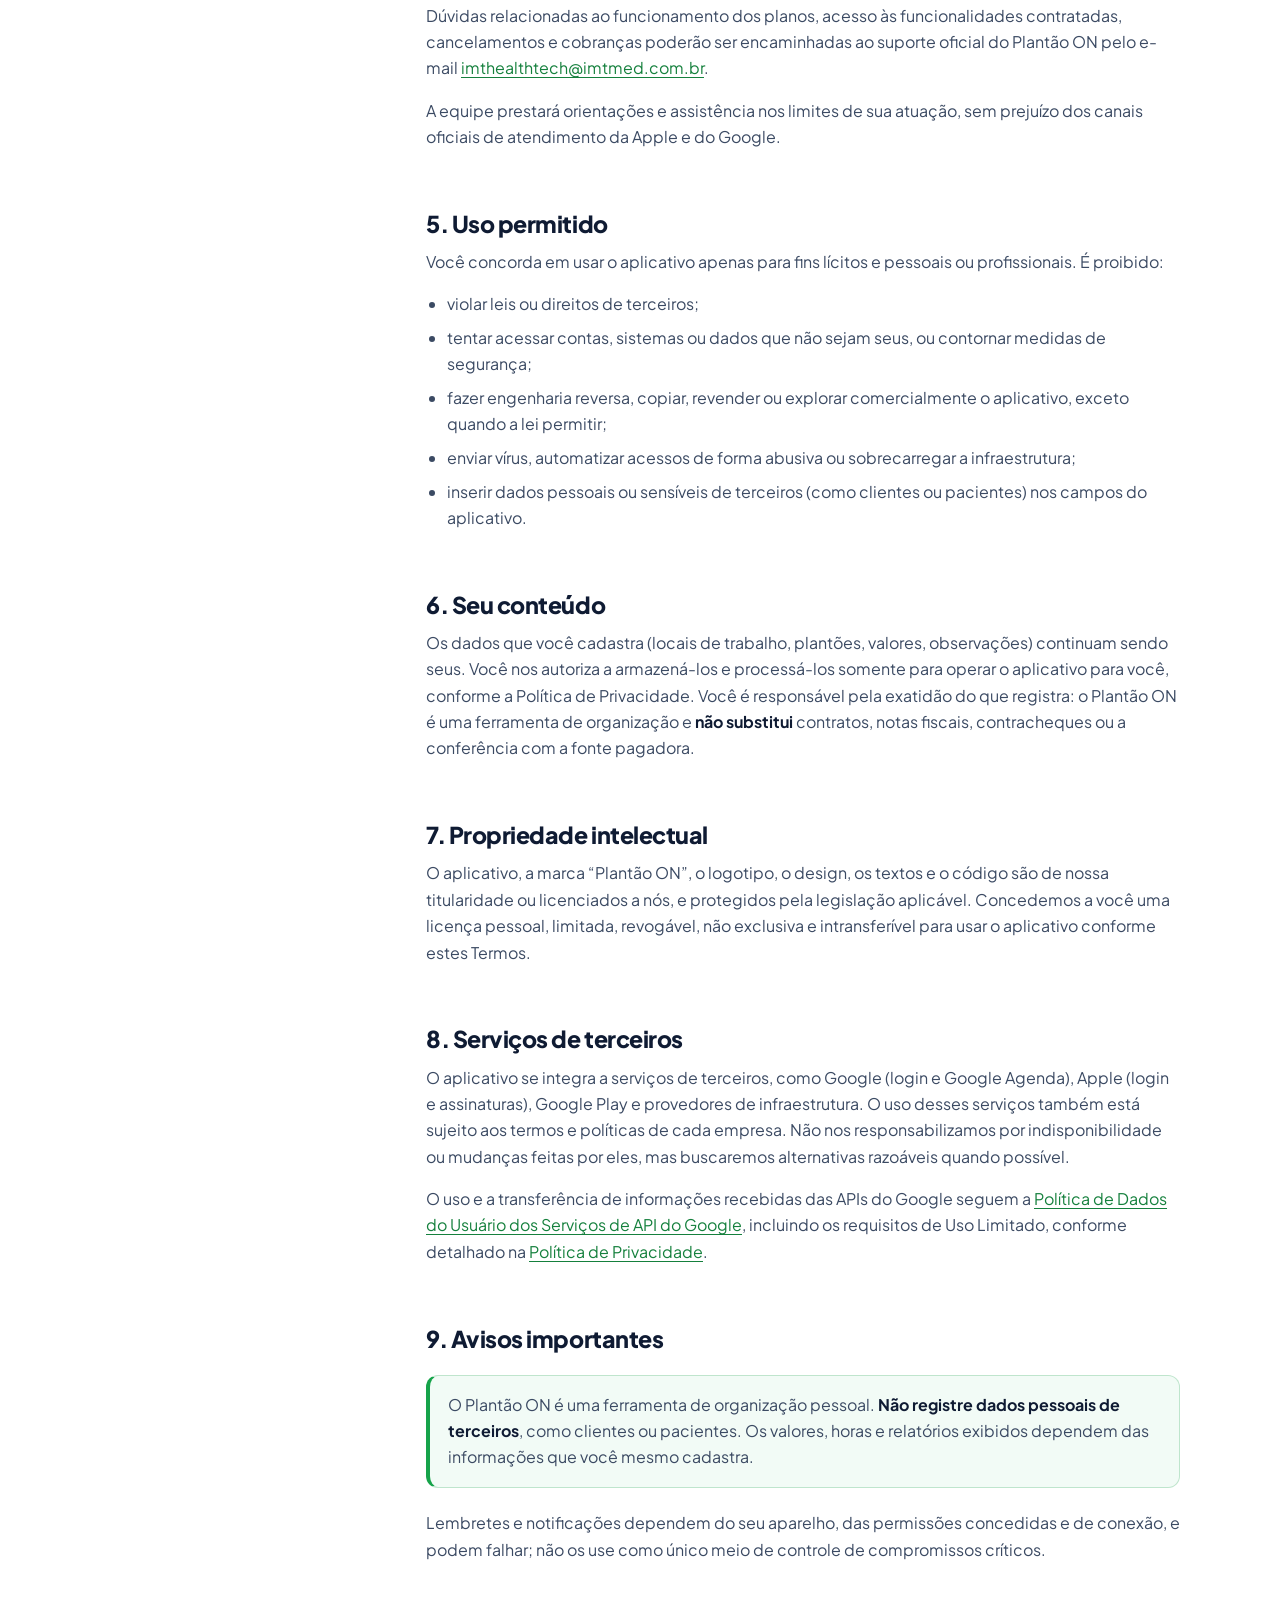
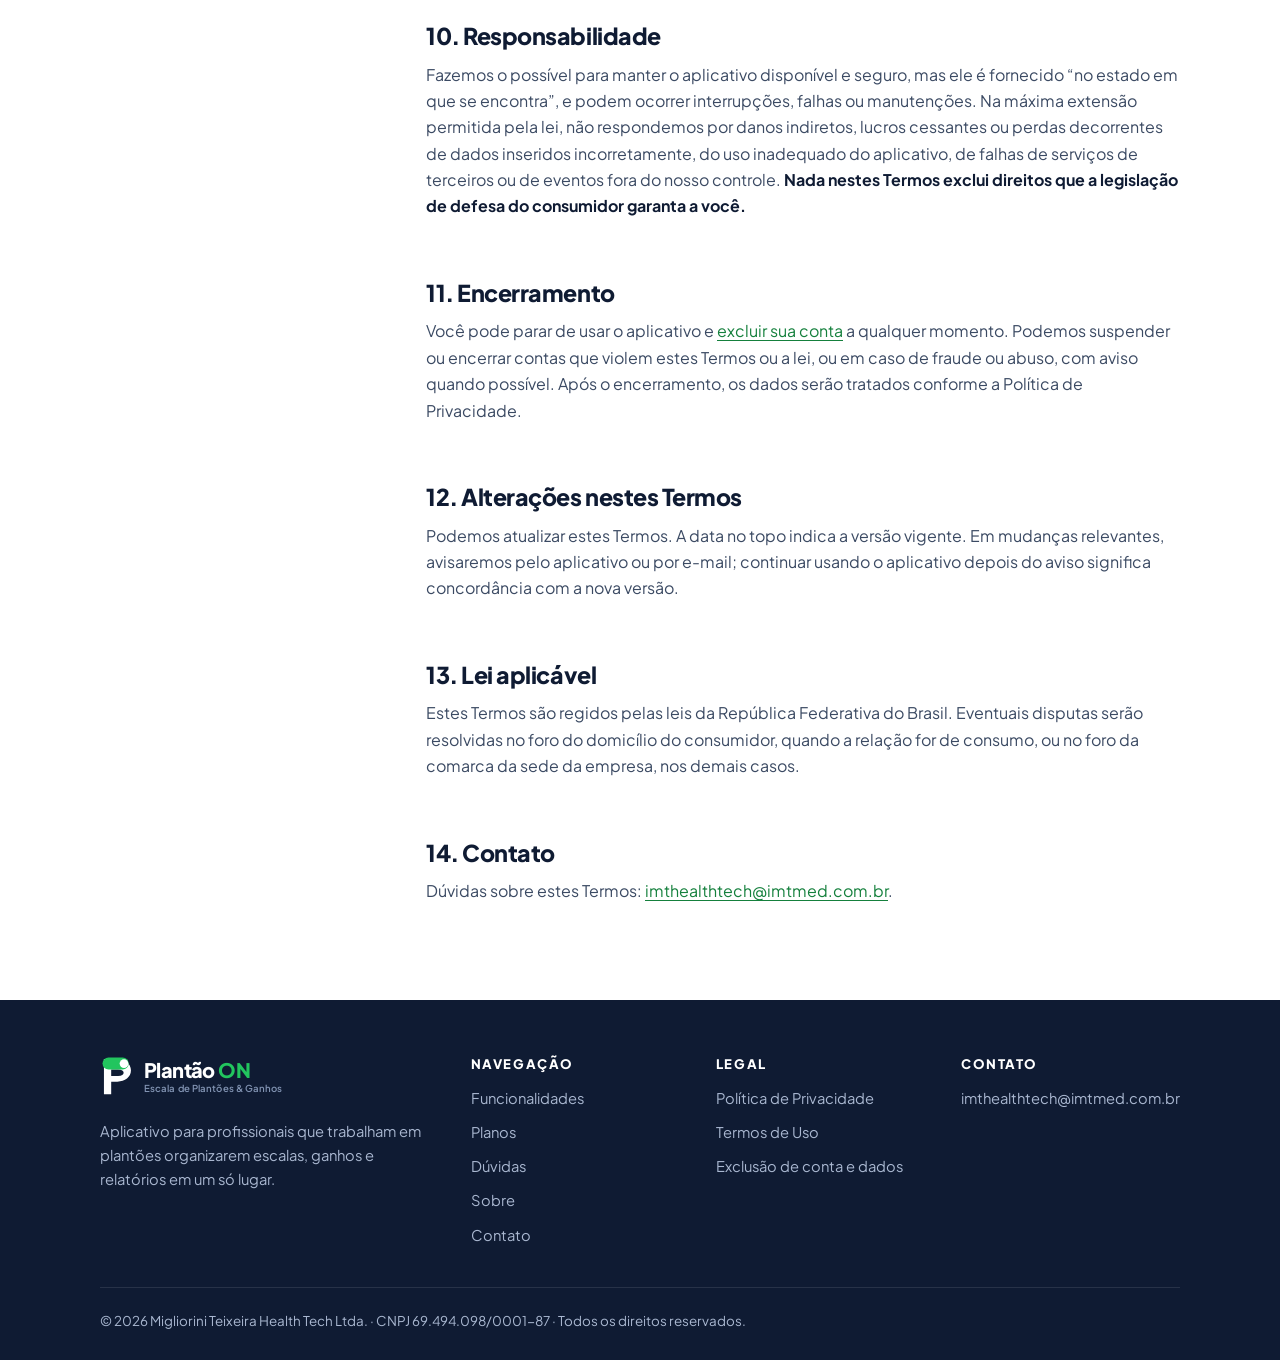
<file: termos.html>
<!doctype html>
<html lang="pt-BR" class="no-js">
<head>
  <meta charset="utf-8">
  <meta name="viewport" content="width=device-width, initial-scale=1, viewport-fit=cover">
  <title>Termos de Uso — Plantão ON</title>
  <meta name="description" content="Termos de Uso do aplicativo Plantão ON: conta, planos e assinatura, uso permitido, responsabilidades e mais.">
  <meta name="theme-color" content="#0f1b33">
  <meta name="robots" content="index,follow">
  <link rel="canonical" href="https://plantaoon.imtmed.com.br/termos.html">
  <link rel="icon" href="favicon.ico" sizes="any">
  <link rel="icon" type="image/svg+xml" href="assets/img/favicon.svg">
  <link rel="icon" type="image/png" sizes="32x32" href="assets/img/favicon-32.png">
  <link rel="apple-touch-icon" href="apple-touch-icon.png">
  <link rel="manifest" href="site.webmanifest">
  <meta property="og:type" content="website">
  <meta property="og:locale" content="pt_BR">
  <meta property="og:site_name" content="Plantão ON">
  <meta property="og:title" content="Termos de Uso — Plantão ON">
  <meta property="og:description" content="Termos de Uso do aplicativo Plantão ON: conta, planos e assinatura, uso permitido, responsabilidades e mais.">
  <meta property="og:image" content="https://plantaoon.imtmed.com.br/assets/img/og-image.png">
  <link rel="preload" href="assets/fonts/plus-jakarta-sans-latin-wght-normal.woff2" as="font" type="font/woff2" crossorigin>
  <link rel="stylesheet" href="css/styles.css">
  <script>document.documentElement.classList.remove('no-js');</script>
</head>
<body>
<a class="skip-link" href="#conteudo">Ir para o conteúdo</a>
<header class="site-header" id="topo">
  <div class="container header-inner">
    <a class="brand" href="index.html" aria-label="Plantão ON — página inicial">
      <img src="assets/img/logo-mark.svg" alt="" width="34" height="40">
      <span class="brand-text"><span class="brand-name">Plantão <b>ON</b></span><span class="brand-tag">Escala de Plantões &amp; Ganhos</span></span>
    </a>
    <nav class="nav" id="menu" aria-label="Principal">
      <ul>
        <li><a href="index.html#inicio">Início</a></li>
        <li><a href="index.html#funcionalidades">Funcionalidades</a></li>
        <li><a href="index.html#planos">Planos</a></li>
        <li><a href="index.html#duvidas">Dúvidas</a></li>
        <li><a href="index.html#sobre">Sobre</a></li>
        <li><a href="index.html#contato">Contato</a></li>
        <li class="nav-cta"><a class="btn btn--primary btn--block" href="index.html#baixar">Baixar o app</a></li>
      </ul>
    </nav>
    <a class="btn btn--primary btn--sm header-cta" href="index.html#baixar">Baixar o app</a>
    <button class="menu-toggle" type="button" aria-expanded="false" aria-controls="menu" aria-label="Abrir menu"><span></span></button>
  </div>
</header>
<main id="conteudo">
  <section class="legal-hero">
    <div class="container">
      <span class="eyebrow">Legal</span>
      <h1>Termos de Uso</h1>
      <p>Última atualização: 7 de outubro de 2026</p>
    </div>
  </section>

  <div class="container legal">
    <aside class="toc" aria-label="Neste documento">
      <h2>Neste documento</h2>
      <ol>
        <li><a href="#aceite">Aceite dos termos</a></li>
        <li><a href="#servico">O serviço</a></li>
        <li><a href="#conta">Cadastro e conta</a></li>
        <li><a href="#assinatura">Planos, assinaturas e cobrança</a></li>
        <li><a href="#uso">Uso permitido</a></li>
        <li><a href="#conteudo-usuario">Seu conteúdo</a></li>
        <li><a href="#propriedade">Propriedade intelectual</a></li>
        <li><a href="#terceiros">Serviços de terceiros</a></li>
        <li><a href="#aviso">Avisos importantes</a></li>
        <li><a href="#responsabilidade">Responsabilidade</a></li>
        <li><a href="#encerramento">Encerramento</a></li>
        <li><a href="#mudancas">Alterações</a></li>
        <li><a href="#lei">Lei aplicável</a></li>
        <li><a href="#contato">Contato</a></li>
      </ol>
    </aside>

    <article class="prose">
      <p>Estes Termos de Uso regulam o uso do aplicativo <strong>Plantão ON</strong> e deste site, oferecidos por <strong>Migliorini Teixeira Health Tech Ltda.</strong>, inscrita no CNPJ sob o nº <strong>69.494.098/0001-87</strong> (“<strong>nós</strong>”). Leia com atenção antes de criar sua conta.</p>

      <h2 id="aceite">1. Aceite dos termos</h2>
      <p>Ao criar uma conta ou usar o Plantão ON, você declara que leu e concorda com estes Termos e com a <a href="privacidade.html">Política de Privacidade</a>. Se não concordar, não utilize o aplicativo.</p>

      <h2 id="servico">2. O serviço</h2>
      <p>O Plantão ON é um aplicativo para profissionais que trabalham em escalas de plantão organizarem seus plantões e locais de trabalho, acompanharem valores a receber e recebidos e gerarem relatórios. Também oferece, de forma opcional, a sincronização dos plantões com o Google Agenda.</p>
      <p>As funcionalidades podem mudar, ser aprimoradas ou descontinuadas ao longo do tempo.</p>

      <h2 id="conta">3. Cadastro e conta</h2>
      <ul>
        <li>Para usar o aplicativo, você precisa ter <strong>18 anos ou mais</strong> e capacidade legal para contratar.</li>
        <li>Você pode se cadastrar com e-mail e senha ou entrar com sua conta Google ou Apple.</li>
        <li>As informações do cadastro devem ser verdadeiras e atualizadas.</li>
        <li>Você é responsável por manter sua senha em sigilo e por toda atividade realizada na sua conta. Avise-nos imediatamente se suspeitar de uso indevido.</li>
        <li>A conta é pessoal e intransferível. É vedada a criação de várias contas para obter repetidamente o período de teste.</li>
      </ul>

      <h2 id="assinatura">4. Planos, Assinaturas, Período de Teste e Cobrança</h2>

      <h3>4.1. Modalidades de assinatura</h3>
      <p>O Plantão ON disponibiliza seus serviços mediante assinatura, nas modalidades <strong>mensal</strong> e <strong>anual</strong>, conforme os planos oferecidos no aplicativo e nas respectivas lojas de aplicativos.</p>
      <p>Os valores comerciais inicialmente previstos são:</p>
      <ul>
        <li><strong>Plano mensal:</strong> R$ 14,90 por mês.</li>
        <li><strong>Plano anual:</strong> R$ 119,90 por ano.</li>
      </ul>
      <p>Os preços efetivamente aplicáveis, eventuais promoções, tributos e condições de contratação serão apresentados ao usuário antes da confirmação da compra na App Store ou Google Play.</p>

      <h3>4.2. Período de teste gratuito</h3>
      <p>O Plantão ON poderá oferecer aos novos assinantes elegíveis um período de teste gratuito de até <strong>30 (trinta) dias</strong>, conforme a disponibilidade e as condições apresentadas na plataforma utilizada para contratação.</p>
      <p>A concessão do período gratuito estará sujeita à configuração da oferta, aos critérios de elegibilidade e às regras da App Store ou Google Play.</p>
      <p>Quando a oferta envolver renovação automática, o usuário será informado previamente sobre a duração do teste, o valor da assinatura subsequente e as condições de cancelamento.</p>
      <p>Caso a assinatura não seja cancelada antes do encerramento do teste, poderá ocorrer cobrança automática, conforme as condições expressamente aceitas pelo usuário no momento da contratação.</p>

      <h3>4.3. Cobrança e renovação automática</h3>
      <p>As assinaturas contratadas por meio da App Store ou Google Play serão processadas e administradas pelas respectivas plataformas.</p>
      <p>Salvo cancelamento, a assinatura será renovada automaticamente conforme a periodicidade contratada, mensal ou anual.</p>
      <p>As condições de cobrança, renovação e eventuais alterações serão apresentadas ao usuário antes da contratação e observarão a legislação aplicável.</p>

      <h3>4.4. Cancelamento da assinatura</h3>
      <p>O usuário poderá solicitar o cancelamento da renovação automática a qualquer momento, por meio das configurações de assinatura da plataforma em que realizou a contratação.</p>
      <p>O cancelamento impedirá novas renovações, respeitadas as condições da contratação e os direitos legalmente assegurados.</p>
      <p>Como regra geral, o acesso às funcionalidades contratadas permanecerá disponível até o término do período já pago, ressalvadas hipóteses de reembolso ou outras situações previstas na legislação ou nas políticas aplicáveis.</p>
      <p>A desinstalação do aplicativo ou a exclusão da conta do Plantão ON não implica, automaticamente, o cancelamento da assinatura contratada na App Store ou Google Play.</p>

      <h3>4.5. Direito de arrependimento e reembolsos</h3>
      <p>Os usuários terão assegurados os direitos previstos no Código de Defesa do Consumidor, incluindo o direito de arrependimento nas hipóteses previstas no artigo 49 da Lei nº 8.078/1990.</p>
      <p>Os pedidos de reembolso relativos às assinaturas realizadas pelas lojas poderão ser encaminhados pelos canais disponibilizados pela Apple ou pelo Google, observadas suas políticas e a legislação brasileira aplicável.</p>
      <p>As políticas das plataformas não afastam direitos legalmente assegurados ao consumidor.</p>

      <h3>4.6. Alterações de preços</h3>
      <p>O Plantão ON poderá atualizar os preços de seus planos, mediante comunicação adequada aos usuários e observância das regras das plataformas de distribuição e da legislação aplicável.</p>
      <p>Alterações de valores não terão efeito retroativo sobre períodos já pagos.</p>
      <p>Quando exigido, a continuidade da assinatura com novo valor dependerá de consentimento do usuário.</p>

      <h3>4.7. Disponibilidade comercial</h3>
      <p>A disponibilização de planos, períodos de teste, promoções e demais condições comerciais dependerá da implementação e ativação dos respectivos recursos no aplicativo e nas plataformas de distribuição.</p>
      <p>A divulgação de uma modalidade de assinatura ou benefício não constitui garantia de disponibilidade imediata enquanto a respectiva funcionalidade não estiver habilitada.</p>

      <h3>4.8. Suporte relacionado às assinaturas</h3>
      <p>Dúvidas relacionadas ao funcionamento dos planos, acesso às funcionalidades contratadas, cancelamentos e cobranças poderão ser encaminhadas ao suporte oficial do Plantão ON pelo e-mail <a href="mailto:imthealthtech@imtmed.com.br">imthealthtech@imtmed.com.br</a>.</p>
      <p>A equipe prestará orientações e assistência nos limites de sua atuação, sem prejuízo dos canais oficiais de atendimento da Apple e do Google.</p>

      <h2 id="uso">5. Uso permitido</h2>
      <p>Você concorda em usar o aplicativo apenas para fins lícitos e pessoais ou profissionais. É proibido:</p>
      <ul>
        <li>violar leis ou direitos de terceiros;</li>
        <li>tentar acessar contas, sistemas ou dados que não sejam seus, ou contornar medidas de segurança;</li>
        <li>fazer engenharia reversa, copiar, revender ou explorar comercialmente o aplicativo, exceto quando a lei permitir;</li>
        <li>enviar vírus, automatizar acessos de forma abusiva ou sobrecarregar a infraestrutura;</li>
        <li>inserir dados pessoais ou sensíveis de terceiros (como clientes ou pacientes) nos campos do aplicativo.</li>
      </ul>

      <h2 id="conteudo-usuario">6. Seu conteúdo</h2>
      <p>Os dados que você cadastra (locais de trabalho, plantões, valores, observações) continuam sendo seus. Você nos autoriza a armazená-los e processá-los somente para operar o aplicativo para você, conforme a Política de Privacidade. Você é responsável pela exatidão do que registra: o Plantão ON é uma ferramenta de organização e <strong>não substitui</strong> contratos, notas fiscais, contracheques ou a conferência com a fonte pagadora.</p>

      <h2 id="propriedade">7. Propriedade intelectual</h2>
      <p>O aplicativo, a marca “Plantão ON”, o logotipo, o design, os textos e o código são de nossa titularidade ou licenciados a nós, e protegidos pela legislação aplicável. Concedemos a você uma licença pessoal, limitada, revogável, não exclusiva e intransferível para usar o aplicativo conforme estes Termos.</p>

      <h2 id="terceiros">8. Serviços de terceiros</h2>
      <p>O aplicativo se integra a serviços de terceiros, como Google (login e Google Agenda), Apple (login e assinaturas), Google Play e provedores de infraestrutura. O uso desses serviços também está sujeito aos termos e políticas de cada empresa. Não nos responsabilizamos por indisponibilidade ou mudanças feitas por eles, mas buscaremos alternativas razoáveis quando possível.</p>
      <p>O uso e a transferência de informações recebidas das APIs do Google seguem a <a href="https://developers.google.com/terms/api-services-user-data-policy" rel="noopener" target="_blank">Política de Dados do Usuário dos Serviços de API do Google</a>, incluindo os requisitos de Uso Limitado, conforme detalhado na <a href="privacidade.html#google">Política de Privacidade</a>.</p>

      <h2 id="aviso">9. Avisos importantes</h2>
      <div class="callout">
        <p>O Plantão ON é uma ferramenta de organização pessoal. <strong>Não registre dados pessoais de terceiros</strong>, como clientes ou pacientes. Os valores, horas e relatórios exibidos dependem das informações que você mesmo cadastra.</p>
      </div>
      <p>Lembretes e notificações dependem do seu aparelho, das permissões concedidas e de conexão, e podem falhar; não os use como único meio de controle de compromissos críticos.</p>

      <h2 id="responsabilidade">10. Responsabilidade</h2>
      <p>Fazemos o possível para manter o aplicativo disponível e seguro, mas ele é fornecido “no estado em que se encontra”, e podem ocorrer interrupções, falhas ou manutenções. Na máxima extensão permitida pela lei, não respondemos por danos indiretos, lucros cessantes ou perdas decorrentes de dados inseridos incorretamente, do uso inadequado do aplicativo, de falhas de serviços de terceiros ou de eventos fora do nosso controle. <strong>Nada nestes Termos exclui direitos que a legislação de defesa do consumidor garanta a você.</strong></p>

      <h2 id="encerramento">11. Encerramento</h2>
      <p>Você pode parar de usar o aplicativo e <a href="excluir-conta.html">excluir sua conta</a> a qualquer momento. Podemos suspender ou encerrar contas que violem estes Termos ou a lei, ou em caso de fraude ou abuso, com aviso quando possível. Após o encerramento, os dados serão tratados conforme a Política de Privacidade.</p>

      <h2 id="mudancas">12. Alterações nestes Termos</h2>
      <p>Podemos atualizar estes Termos. A data no topo indica a versão vigente. Em mudanças relevantes, avisaremos pelo aplicativo ou por e-mail; continuar usando o aplicativo depois do aviso significa concordância com a nova versão.</p>

      <h2 id="lei">13. Lei aplicável</h2>
      <p>Estes Termos são regidos pelas leis da República Federativa do Brasil. Eventuais disputas serão resolvidas no foro do domicílio do consumidor, quando a relação for de consumo, ou no foro da comarca da sede da empresa, nos demais casos.</p>

      <h2 id="contato">14. Contato</h2>
      <p>Dúvidas sobre estes Termos: <a href="mailto:imthealthtech@imtmed.com.br">imthealthtech@imtmed.com.br</a>.</p>
    </article>
  </div>
</main>
<footer class="site-footer">
  <div class="container">
    <div class="footer-grid">
      <div class="footer-brand">
        <a class="brand" href="index.html" aria-label="Plantão ON — página inicial">
          <img src="assets/img/logo-mark-light.svg" alt="" width="34" height="40">
          <span class="brand-text"><span class="brand-name">Plantão <b>ON</b></span><span class="brand-tag">Escala de Plantões &amp; Ganhos</span></span>
        </a>
        <p>Aplicativo para profissionais que trabalham em plantões organizarem escalas, ganhos e relatórios em um só lugar.</p>
      </div>
      <div class="col-links">
        <h4>Navegação</h4>
        <ul>
          <li><a href="index.html#funcionalidades">Funcionalidades</a></li>
          <li><a href="index.html#planos">Planos</a></li>
          <li><a href="index.html#duvidas">Dúvidas</a></li>
          <li><a href="index.html#sobre">Sobre</a></li>
          <li><a href="index.html#contato">Contato</a></li>
        </ul>
      </div>
      <div class="col-links">
        <h4>Legal</h4>
        <ul>
          <li><a href="privacidade.html">Política de Privacidade</a></li>
          <li><a href="termos.html">Termos de Uso</a></li>
          <li><a href="excluir-conta.html">Exclusão de conta e dados</a></li>
        </ul>
      </div>
      <div class="col-links">
        <h4>Contato</h4>
        <ul><li><a href="mailto:imthealthtech@imtmed.com.br">imthealthtech@imtmed.com.br</a></li></ul>
      </div>
    </div>
    <div class="footer-bottom">
      <p>© <span data-year>2026</span> Migliorini Teixeira Health Tech Ltda. · CNPJ 69.494.098/0001-87 · Todos os direitos reservados.</p>
    </div>
  </div>
</footer>
<script src="js/main.js" defer></script>
</body>
</html>
</file>
<file: css/styles.css>
/* Plantão ON — site institucional
   Mobile-first. Breakpoints: 640 / 900 / 1180 */

@font-face {
  font-family: "Plus Jakarta Sans";
  src: url("../assets/fonts/plus-jakarta-sans-latin-wght-normal.woff2") format("woff2");
  font-weight: 200 800;
  font-display: swap;
  unicode-range: U+0000-00FF, U+0131, U+0152-0153, U+02BB-02BC, U+02C6, U+02DA, U+02DC, U+2000-206F, U+20AC, U+2122, U+2191, U+2193, U+2212, U+2215, U+FEFF, U+FFFD;
}
@font-face {
  font-family: "Plus Jakarta Sans";
  src: url("../assets/fonts/plus-jakarta-sans-latin-ext-wght-normal.woff2") format("woff2");
  font-weight: 200 800;
  font-display: swap;
  unicode-range: U+0100-02BA, U+02BD-02C5, U+02C7-02CC, U+02CE-02D7, U+02DD-02FF, U+0304, U+0308, U+0329, U+1D00-1DBF, U+1E00-1E9F, U+1EF2-1EFF, U+2020, U+20A0-20AB, U+20AD-20C0, U+2113, U+2C60-2C7F, U+A720-A7FF;
}

:root {
  --navy: #0f1b33;
  --navy-2: #16264a;
  --navy-3: #1f3566;
  --green: #16a34a;
  --green-600: #15803d;
  --green-700: #166534;
  --mint: #e8f7ef;
  --mint-2: #f2fbf6;
  --teal: #0e9f7e;
  --ink: #0f1b33;
  --text: #3b4a63;
  --muted: #64738c;
  --line: #e3eaf2;
  --bg: #ffffff;
  --surface: #f6f9fc;
  --amber: #f59e0b;
  --red: #ef4444;
  --blue: #3b82f6;
  --violet: #8b5cf6;
  --radius: 18px;
  --radius-sm: 12px;
  --shadow-sm: 0 1px 2px rgba(15, 27, 51, 0.06), 0 2px 8px rgba(15, 27, 51, 0.05);
  --shadow: 0 10px 30px rgba(15, 27, 51, 0.1);
  --shadow-lg: 0 30px 70px rgba(15, 27, 51, 0.22);
  --gutter: clamp(18px, 5vw, 40px);
  --maxw: 1160px;
  --header-h: 68px;
}

*, *::before, *::after { box-sizing: border-box; }
html { scroll-behavior: smooth; -webkit-text-size-adjust: 100%; scroll-padding-top: calc(var(--header-h) + 12px); }
body {
  margin: 0;
  font-family: "Plus Jakarta Sans", system-ui, -apple-system, "Segoe UI", Roboto, sans-serif;
  font-size: 1rem;
  line-height: 1.65;
  color: var(--text);
  background: var(--bg);
  overflow-x: hidden;
  text-rendering: optimizeLegibility;
}
img, svg { max-width: 100%; display: block; }
a { color: var(--green-600); text-decoration-thickness: 1px; text-underline-offset: 3px; }
a:hover { color: var(--green-700); }
h1, h2, h3, h4 { color: var(--ink); line-height: 1.15; margin: 0 0 .5em; letter-spacing: -0.02em; font-weight: 800; }
p { margin: 0 0 1em; }
:focus-visible { outline: 3px solid var(--green); outline-offset: 3px; border-radius: 6px; }

.skip-link {
  position: absolute; left: 12px; top: -60px; z-index: 200;
  background: var(--navy); color: #fff; padding: 10px 16px; border-radius: 10px; text-decoration: none; font-weight: 700;
}
.skip-link:focus { top: 12px; color: #fff; }

.container { width: 100%; max-width: var(--maxw); margin-inline: auto; padding-inline: var(--gutter); }
.section { padding-block: clamp(56px, 9vw, 104px); }
.section--alt { background: linear-gradient(180deg, var(--mint-2), #fff); }
.eyebrow {
  display: inline-block; font-size: .78rem; font-weight: 800; letter-spacing: .14em; text-transform: uppercase;
  color: var(--green-600); margin-bottom: 14px;
}
.section-head { max-width: 680px; margin-bottom: clamp(32px, 5vw, 56px); }
.section-head--center { margin-inline: auto; text-align: center; }
.section-head h2 { font-size: clamp(1.75rem, 4.4vw, 2.6rem); }
.section-head p { font-size: 1.08rem; color: var(--muted); }
.accent { color: var(--green-600); }

/* ---------- Botões ---------- */
.btn {
  display: inline-flex; align-items: center; justify-content: center; gap: 10px;
  min-height: 48px; padding: 12px 24px; border-radius: 999px; border: 2px solid transparent;
  font: inherit; font-weight: 700; font-size: .98rem; line-height: 1.2; text-decoration: none; cursor: pointer;
  transition: transform .15s ease, box-shadow .2s ease, background .2s ease, color .2s ease;
}
.btn:hover { transform: translateY(-1px); }
.btn--primary { background: var(--green-600); color: #fff; box-shadow: 0 8px 20px rgba(21, 128, 61, .28); }
.btn--primary:hover { background: var(--green-700); color: #fff; }
.btn--ghost { background: transparent; color: var(--ink); border-color: var(--line); }
.btn--ghost:hover { border-color: var(--green); color: var(--green-700); }
.btn--light { background: #fff; color: var(--navy); }
.btn--light:hover { color: var(--green-700); }
.btn--sm { min-height: 40px; padding: 8px 18px; font-size: .9rem; }
.btn--block { width: 100%; }
.btn[disabled], .btn[aria-disabled="true"] { cursor: default; }

.store-btn {
  display: inline-flex; align-items: center; gap: 12px; text-align: left;
  min-height: 56px; padding: 8px 20px 8px 16px; border-radius: 14px; background: var(--navy); color: #fff;
  border: 1px solid rgba(255, 255, 255, .16); text-decoration: none; cursor: default;
}
.store-btn svg { width: 26px; height: 26px; flex: none; }
.store-btn small { display: block; font-size: .68rem; letter-spacing: .06em; text-transform: uppercase; opacity: .75; line-height: 1.2; }
.store-btn strong { display: block; font-size: 1.05rem; line-height: 1.2; }
.store-btn:hover { color: #fff; }
.on-dark .store-btn { background: rgba(255, 255, 255, .08); }

/* ---------- Header ---------- */
.site-header {
  position: sticky; top: 0; z-index: 100; height: var(--header-h);
  background: rgba(255, 255, 255, .88); backdrop-filter: saturate(160%) blur(14px); -webkit-backdrop-filter: saturate(160%) blur(14px);
  border-bottom: 1px solid transparent; transition: border-color .2s, box-shadow .2s;
}
.site-header.is-scrolled { border-color: var(--line); box-shadow: 0 4px 24px rgba(15, 27, 51, .05); }
.header-inner { height: 100%; display: flex; align-items: center; justify-content: space-between; gap: 16px; }
.brand { display: inline-flex; align-items: center; gap: 10px; text-decoration: none; color: var(--ink); }
.brand img { width: 34px; height: 40px; }
.brand-text { display: flex; flex-direction: column; line-height: 1.05; }
.brand-name { font-weight: 800; font-size: 1.25rem; letter-spacing: -0.03em; color: var(--navy); }
.brand-name b { color: var(--green-600); font-weight: 800; }
.brand-tag { font-size: .6rem; font-weight: 600; color: var(--muted); letter-spacing: .01em; margin-top: 3px; }

.nav { display: none; }
.nav ul { list-style: none; display: flex; gap: 4px; margin: 0; padding: 0; }
.nav a {
  display: block; padding: 8px 12px; border-radius: 999px; font-size: .88rem; font-weight: 600;
  color: var(--text); text-decoration: none; transition: background .15s, color .15s;
}
.nav a:hover { background: var(--mint); color: var(--green-700); }
.nav a.is-active { color: var(--green-700); background: var(--mint); }
.header-cta { display: none; }

.menu-toggle {
  display: inline-flex; width: 46px; height: 46px; align-items: center; justify-content: center; border-radius: 12px;
  border: 1px solid var(--line); background: #fff; cursor: pointer; color: var(--ink);
}
.menu-toggle span, .menu-toggle span::before, .menu-toggle span::after {
  display: block; width: 20px; height: 2px; background: currentColor; border-radius: 2px; position: relative; transition: transform .2s, opacity .2s;
}
.menu-toggle span::before, .menu-toggle span::after { content: ""; position: absolute; left: 0; }
.menu-toggle span::before { top: -6px; }
.menu-toggle span::after { top: 6px; }
.menu-open .menu-toggle span { background: transparent; }
.menu-open .menu-toggle span::before { top: 0; transform: rotate(45deg); }
.menu-open .menu-toggle span::after { top: 0; transform: rotate(-45deg); }

@media (max-width: 1019px) {
  .nav {
    display: block; position: fixed; inset: var(--header-h) 0 auto 0; background: #fff; padding: 12px var(--gutter) 24px;
    border-bottom: 1px solid var(--line); box-shadow: var(--shadow); max-height: calc(100dvh - var(--header-h)); overflow-y: auto;
    transform: translateY(-12px); opacity: 0; visibility: hidden; transition: transform .2s, opacity .2s, visibility .2s;
  }
  .menu-open .nav { transform: none; opacity: 1; visibility: visible; }
  .nav ul { flex-direction: column; gap: 2px; }
  .nav a { padding: 14px 12px; font-size: 1.02rem; border-radius: 12px; }
  .nav .nav-cta { margin-top: 12px; }
}
@media (min-width: 1020px) {
  .nav { display: block; }
  .menu-toggle { display: none; }
  .header-cta { display: inline-flex; }
  .nav .nav-cta { display: none; }
}

/* ---------- Hero ---------- */
.hero {
  position: relative; overflow: hidden;
  background:
    radial-gradient(900px 500px at 85% 0%, rgba(22, 163, 74, .14), transparent 60%),
    radial-gradient(700px 500px at 0% 100%, rgba(14, 159, 126, .10), transparent 60%),
    linear-gradient(180deg, #f2fbf6 0%, #fff 100%);
  padding-block: clamp(36px, 7vw, 84px) clamp(48px, 8vw, 96px);
}
.hero-grid { display: grid; gap: 48px; align-items: center; }
.hero h1 { font-size: clamp(2.3rem, 7.2vw, 4rem); margin-bottom: 20px; }
.hero h1 span { display: block; }
.hero h1 .accent { color: var(--green-600); }
.hero-lead { font-size: clamp(1.02rem, 2.2vw, 1.2rem); color: var(--text); max-width: 520px; margin-bottom: 28px; }
.hero-cta { display: flex; flex-wrap: wrap; gap: 12px; margin-bottom: 28px; }
.soon-note { font-size: .86rem; color: var(--muted); margin: 0; }
.mini-points { display: flex; flex-wrap: wrap; gap: 14px 26px; margin-top: 32px; padding: 0; list-style: none; }
.mini-points li { display: flex; align-items: center; gap: 10px; font-size: .9rem; font-weight: 600; color: var(--ink); }
.mini-points .ico { width: 40px; height: 40px; border-radius: 12px; background: #fff; box-shadow: var(--shadow-sm); display: grid; place-items: center; color: var(--green-600); }
.mini-points svg { width: 20px; height: 20px; }

.hero-visual { position: relative; display: flex; justify-content: center; min-height: 480px; }
.hero-visual .phone--back { position: absolute; right: 2%; top: 56px; transform: rotate(6deg) scale(.82); transform-origin: top right; filter: saturate(.95); opacity: .98; }
.hero-visual .phone--front { position: relative; z-index: 2; margin-right: 18%; }
.hero-blob { position: absolute; width: 440px; height: 440px; border-radius: 50%; background: radial-gradient(circle at 30% 30%, #bdf0d2, #e8f7ef 60%, transparent 70%); left: 50%; top: 50%; transform: translate(-50%, -50%); z-index: 0; }
.float-chip {
  position: absolute; z-index: 3; background: #fff; border-radius: 16px; padding: 12px 16px; box-shadow: var(--shadow);
  display: flex; align-items: center; gap: 10px; font-size: .82rem; font-weight: 700; color: var(--ink);
}
.float-chip .dot { width: 34px; height: 34px; border-radius: 10px; display: grid; place-items: center; background: var(--mint); color: var(--green-600); }
.float-chip small { display: block; font-weight: 600; color: var(--muted); font-size: .72rem; }
.float-chip--a { left: -24px; bottom: -16px; }
.float-chip--b { right: 0; top: 18px; }

@media (min-width: 900px) {
  .hero-grid { grid-template-columns: 1.02fr 1fr; gap: 24px; }
}
@media (max-width: 520px) {
  .hero-visual { min-height: 430px; }
  .hero-visual .phone--back { display: none; }
  .hero-visual .phone--front { margin-right: 0; }
  .float-chip--a { display: none; }
  .float-chip--b { right: -2px; top: -16px; }
  .hero-blob { width: 340px; height: 340px; }
}

/* ---------- Celular (mock em CSS) ---------- */
.phone {
  --pw: 280px;
  width: var(--pw); aspect-ratio: 280 / 570; border-radius: 42px; padding: 9px; background: linear-gradient(145deg, #1b2a4a, #0b1427);
  box-shadow: var(--shadow-lg), inset 0 0 0 2px #2c3d63; position: relative; flex: none;
}
.phone::before { content: ""; position: absolute; top: 16px; left: 50%; width: 76px; height: 20px; transform: translateX(-50%); background: #0b1427; border-radius: 14px; z-index: 3; }
.screen { width: 100%; height: 100%; border-radius: 34px; background: #f4f7fb; overflow: hidden; position: relative; display: flex; flex-direction: column; font-size: 11px; line-height: 1.3; color: var(--text); }
.screen-top { background: linear-gradient(160deg, #0f1b33, #17305c); color: #fff; padding: 40px 16px 16px; }
.screen-top .hello { font-size: 12px; font-weight: 700; display: flex; justify-content: space-between; align-items: center; }
.screen-top .hello i { font-style: normal; width: 24px; height: 24px; display: grid; place-items: center; border-radius: 50%; background: rgba(255,255,255,.14); }
.screen-top .month { font-size: 15px; font-weight: 800; margin-top: 10px; letter-spacing: -.01em; }
.stat-row { display: grid; grid-template-columns: 1fr 1fr; gap: 8px; margin-top: 10px; }
.stat { background: rgba(255, 255, 255, .1); border-radius: 12px; padding: 8px 10px; }
.stat b { display: block; font-size: 18px; line-height: 1.1; }
.stat span { font-size: 9.5px; opacity: .78; }
.money-row { display: grid; grid-template-columns: repeat(3, 1fr); gap: 6px; padding: 10px 12px 0; margin-top: -2px; }
.money { background: #fff; border-radius: 10px; padding: 7px 8px; box-shadow: var(--shadow-sm); }
.money small { display: block; font-size: 8.5px; color: var(--muted); font-weight: 600; }
.money b { font-size: 10.5px; color: var(--ink); }
.money--g b { color: var(--green-600); }
.money--a b { color: #b45309; }
.screen-body { padding: 10px 12px 0; flex: 1; overflow: hidden; }
.screen-title { font-size: 11px; font-weight: 800; color: var(--ink); margin: 6px 0 7px; }
.shift { display: grid; grid-template-columns: 4px 1fr auto; gap: 9px; align-items: center; background: #fff; border-radius: 12px; padding: 9px 10px; margin-bottom: 7px; box-shadow: var(--shadow-sm); }
.shift .bar { align-self: stretch; border-radius: 4px; background: var(--c, var(--green)); }
.shift b { display: block; font-size: 10.5px; color: var(--ink); }
.shift small { color: var(--muted); font-size: 9px; }
.shift em { font-style: normal; font-weight: 800; color: var(--ink); font-size: 10.5px; }
.tabbar { display: flex; justify-content: space-around; align-items: center; padding: 9px 8px 14px; background: #fff; border-top: 1px solid var(--line); font-size: 8.5px; font-weight: 700; color: var(--muted); }
.tabbar span { display: grid; justify-items: center; gap: 3px; }
.tabbar svg { width: 16px; height: 16px; }
.tabbar .on { color: var(--green-600); }
.tabbar .plus { width: 36px; height: 36px; border-radius: 50%; background: var(--green-600); color: #fff; display: grid; place-items: center; margin-top: -22px; box-shadow: 0 6px 14px rgba(21, 128, 61, .4); font-size: 20px; line-height: 1; }

.cal { background: #fff; border-radius: 14px; padding: 8px; box-shadow: var(--shadow-sm); }
.cal-head, .cal-grid { display: grid; grid-template-columns: repeat(7, 1fr); text-align: center; }
.cal-head { font-size: 8px; color: var(--muted); font-weight: 700; margin-bottom: 3px; }
.cal-grid span { font-size: 9px; padding: 3px 0; position: relative; color: var(--ink); font-weight: 600; }
.cal-grid span.m { color: #b8c2d2; }
.cal-grid span.d::after { content: ""; display: block; width: 4px; height: 4px; border-radius: 50%; margin: 1px auto 0; background: var(--c, var(--green)); }
.cal-grid span.t { background: var(--green-600); color: #fff; border-radius: 8px; }
.cal-grid span.t::after { background: #fff; }

.donut { width: 110px; height: 110px; border-radius: 50%; margin: 6px auto 10px; display: grid; place-items: center; background: conic-gradient(var(--green) 0 68%, #fcd34d 68% 100%); }
.donut div { width: 78px; height: 78px; border-radius: 50%; background: #f4f7fb; display: grid; place-items: center; text-align: center; }
.donut b { font-size: 20px; color: var(--ink); line-height: 1; }
.donut small { font-size: 8.5px; color: var(--muted); display: block; }
.hbars .row { display: grid; grid-template-columns: 62px 1fr auto; gap: 6px; align-items: center; margin-bottom: 7px; font-size: 9px; font-weight: 700; color: var(--ink); }
.hbars .track { height: 8px; border-radius: 8px; background: #e6edf5; overflow: hidden; }
.hbars .track i { display: block; height: 100%; border-radius: 8px; background: var(--c); width: var(--w); }

/* ---------- Funcionalidades ---------- */
.feature-grid { display: grid; gap: 16px; grid-template-columns: repeat(auto-fit, minmax(250px, 1fr)); }
.feature {
  background: #fff; border: 1px solid var(--line); border-radius: var(--radius); padding: 24px; transition: transform .2s, box-shadow .2s, border-color .2s;
}
.feature:hover { transform: translateY(-3px); box-shadow: var(--shadow); border-color: #cfe9da; }
.feature .ico { width: 52px; height: 52px; border-radius: 14px; background: var(--mint); color: var(--green-600); display: grid; place-items: center; margin-bottom: 16px; }
.feature .ico svg { width: 26px; height: 26px; }
.feature h3 { font-size: 1.1rem; margin-bottom: 6px; }
.feature p { margin: 0; font-size: .95rem; color: var(--muted); }

.split { display: grid; gap: 40px; align-items: center; }
.split-visual { display: flex; justify-content: center; position: relative; }
.check-list { list-style: none; padding: 0; margin: 0 0 28px; display: grid; gap: 14px; }
.check-list li { display: grid; grid-template-columns: 28px 1fr; gap: 12px; align-items: start; }
.check-list .tick { width: 28px; height: 28px; border-radius: 50%; background: var(--mint); color: var(--green-600); display: grid; place-items: center; margin-top: 2px; }
.check-list .tick svg { width: 16px; height: 16px; }
.check-list strong { color: var(--ink); display: block; }
@media (min-width: 900px) {
  .split { grid-template-columns: 1fr 1fr; gap: 72px; }
  .split--rev .split-visual { order: 2; }
}

/* ---------- Planos ---------- */
.plans { display: grid; gap: 22px; max-width: 840px; margin-inline: auto; align-items: stretch; }
.plan { background: #fff; border: 1px solid var(--line); border-radius: 24px; padding: 32px 28px; position: relative; display: flex; flex-direction: column; }
.plan--featured { border: 2px solid var(--green); box-shadow: 0 20px 50px rgba(22, 163, 74, .16); }
.plan .badge { position: absolute; top: -14px; left: 50%; transform: translateX(-50%); background: var(--green-600); color: #fff; font-size: .72rem; font-weight: 800; letter-spacing: .08em; text-transform: uppercase; padding: 6px 16px; border-radius: 999px; white-space: nowrap; }
.plan h3 { font-size: 1.15rem; text-align: center; margin-bottom: 10px; }
.price { text-align: center; color: var(--ink); font-weight: 800; letter-spacing: -.03em; line-height: 1; }
.price small { font-size: 1.1rem; font-weight: 700; vertical-align: super; margin-right: 4px; }
.price strong { font-size: clamp(2.6rem, 8vw, 3.4rem); }
.price-sub { text-align: center; color: var(--muted); font-size: .92rem; margin: 8px 0 22px; }
.plan ul { list-style: none; padding: 0; margin: 0 0 26px; display: grid; gap: 10px; flex: 1; }
.plan li { display: grid; grid-template-columns: 22px 1fr; gap: 10px; font-size: .95rem; align-items: start; }
.plan li svg { width: 20px; height: 20px; color: var(--green); margin-top: 2px; }
.plans-notes { display: flex; flex-wrap: wrap; justify-content: center; gap: 14px 36px; margin-top: 36px; padding: 0; list-style: none; }
.plans-notes li { display: flex; align-items: center; gap: 10px; font-weight: 600; font-size: .92rem; color: var(--ink); }
.plans-notes svg { width: 22px; height: 22px; color: var(--green-600); }
.fineprint { text-align: center; font-size: .82rem; color: var(--muted); margin-top: 22px; }
@media (min-width: 720px) { .plans { grid-template-columns: 1fr 1fr; } }

/* ---------- Para quem ---------- */
.audience { display: grid; gap: 16px; grid-template-columns: repeat(auto-fit, minmax(230px, 1fr)); }
.aud { background: #fff; border: 1px solid var(--line); border-radius: var(--radius); padding: 26px; position: relative; overflow: hidden; }
.aud::before { content: ""; position: absolute; inset: 0 0 auto 0; height: 4px; background: var(--c, var(--green)); }
.aud h3 { font-size: 1.1rem; }
.aud p { margin: 0; color: var(--muted); font-size: .95rem; }

.cta-band {
  background: linear-gradient(135deg, #0f1b33 0%, #17305c 100%); color: #cbd6ea; border-radius: 28px; padding: clamp(32px, 6vw, 64px);
  display: grid; gap: 28px; align-items: center; position: relative; overflow: hidden;
}
.cta-band::after { content: ""; position: absolute; width: 420px; height: 420px; right: -120px; top: -140px; background: radial-gradient(circle, rgba(34, 197, 94, .32), transparent 65%); }
.cta-band h2 { color: #fff; font-size: clamp(1.7rem, 4.6vw, 2.6rem); margin-bottom: 10px; }
.cta-band p { margin: 0; font-size: 1.05rem; }
.cta-band > * { position: relative; z-index: 1; }
.cta-actions { display: flex; flex-wrap: wrap; gap: 12px; }
@media (min-width: 900px) { .cta-band { grid-template-columns: 1.2fr 1fr; } .cta-actions { justify-content: flex-end; } }

/* ---------- FAQ ---------- */
.faq-wrap { display: grid; gap: 40px; align-items: start; }
.faq { display: grid; gap: 10px; }
.faq details { background: #fff; border: 1px solid var(--line); border-radius: 16px; transition: border-color .2s, box-shadow .2s; }
.faq details[open] { border-color: #bfe5cd; box-shadow: var(--shadow-sm); }
.faq summary { list-style: none; cursor: pointer; padding: 18px 56px 18px 20px; font-weight: 700; color: var(--ink); position: relative; }
.faq summary::-webkit-details-marker { display: none; }
.faq summary::after { content: ""; position: absolute; right: 22px; top: 50%; width: 9px; height: 9px; border-right: 2px solid var(--green-600); border-bottom: 2px solid var(--green-600); transform: translateY(-70%) rotate(45deg); transition: transform .2s; }
.faq details[open] summary::after { transform: translateY(-30%) rotate(-135deg); }
.faq .answer { padding: 0 20px 18px; color: var(--text); }
.faq .answer p:last-child { margin-bottom: 0; }
.faq-phone { display: none; }
@media (min-width: 1020px) {
  .faq-wrap { grid-template-columns: 1.4fr 1fr; gap: 56px; }
  .faq-phone { display: flex; justify-content: center; position: sticky; top: 100px; }
}

/* ---------- Sobre ---------- */
.about-grid { display: grid; gap: 40px; }
.values { display: grid; gap: 14px; }
.value { display: grid; grid-template-columns: 52px 1fr; gap: 16px; background: #fff; border: 1px solid var(--line); border-radius: var(--radius); padding: 20px; }
.value .ico { width: 52px; height: 52px; border-radius: 14px; background: var(--mint); color: var(--green-600); display: grid; place-items: center; }
.value .ico svg { width: 26px; height: 26px; }
.value h3 { font-size: 1.05rem; margin-bottom: 4px; }
.value p { margin: 0; font-size: .94rem; color: var(--muted); }
@media (min-width: 900px) { .about-grid { grid-template-columns: 1fr 1fr; gap: 64px; align-items: start; } }

/* ---------- Contato ---------- */
.contact-grid { display: grid; gap: 28px; }
.contact-cards { display: grid; gap: 14px; align-content: start; }
.contact-card { display: grid; grid-template-columns: 48px 1fr; gap: 16px; align-items: center; background: #fff; border: 1px solid var(--line); border-radius: var(--radius); padding: 20px; }
.contact-card .ico { width: 48px; height: 48px; border-radius: 14px; background: var(--mint); color: var(--green-600); display: grid; place-items: center; }
.contact-card .ico svg { width: 24px; height: 24px; }
.contact-card h3 { font-size: 1rem; margin-bottom: 2px; }
.contact-card p { margin: 0; font-size: .92rem; color: var(--muted); }
.contact-card a { font-weight: 700; word-break: break-word; }
.form { background: #fff; border: 1px solid var(--line); border-radius: 24px; padding: clamp(22px, 4vw, 36px); box-shadow: var(--shadow-sm); display: grid; gap: 16px; }
.field label { display: block; font-size: .88rem; font-weight: 700; color: var(--ink); margin-bottom: 6px; }
.field input, .field select, .field textarea {
  width: 100%; font: inherit; color: var(--ink); background: var(--surface); border: 1.5px solid var(--line); border-radius: 12px; padding: 13px 14px; min-height: 48px;
  transition: border-color .15s, background .15s, box-shadow .15s;
}
.field textarea { min-height: 140px; resize: vertical; }
.field input:focus, .field select:focus, .field textarea:focus { outline: none; border-color: var(--green); background: #fff; box-shadow: 0 0 0 4px rgba(22, 163, 74, .14); }
.field--hp { position: absolute; left: -9999px; width: 1px; height: 1px; overflow: hidden; }
.form-row { display: grid; gap: 16px; }
@media (min-width: 640px) { .form-row { grid-template-columns: 1fr 1fr; } }
.consent { font-size: .82rem; color: var(--muted); margin: 0; }
.form-status { margin: 0; padding: 12px 14px; border-radius: 12px; font-size: .92rem; font-weight: 600; display: none; }
.form-status.is-ok { display: block; background: #e8f7ef; color: var(--green-700); }
.form-status.is-err { display: block; background: #fef2f2; color: #b91c1c; }
@media (min-width: 900px) { .contact-grid { grid-template-columns: .85fr 1.15fr; gap: 40px; } }

/* ---------- Baixe o app ---------- */
.download { background: linear-gradient(180deg, #fff, var(--mint-2)); overflow: hidden; }
.download-grid { display: grid; gap: 40px; align-items: center; }
.download h2 { font-size: clamp(1.8rem, 4.6vw, 2.7rem); }
.dl-points { display: flex; flex-wrap: wrap; gap: 16px 28px; margin: 28px 0 0; padding: 0; list-style: none; }
.dl-points li { display: flex; align-items: center; gap: 10px; font-weight: 600; font-size: .9rem; color: var(--ink); }
.dl-points svg { width: 22px; height: 22px; color: var(--green-600); }
.download .hero-visual { min-height: 440px; }
@media (min-width: 900px) { .download-grid { grid-template-columns: 1fr 1fr; } }

/* ---------- Rodapé ---------- */
.site-footer { background: var(--navy); color: #a9b7d0; padding: 56px 0 28px; font-size: .92rem; }
.footer-grid { display: grid; gap: 36px; }
.footer-brand .brand-name { color: #fff; }
.footer-brand .brand-name b { color: #22c55e; }
.footer-brand .brand-tag { color: #8294b3; }
.footer-brand p { max-width: 360px; margin-top: 16px; }
.site-footer h4 { color: #fff; font-size: .82rem; letter-spacing: .12em; text-transform: uppercase; margin-bottom: 14px; }
.site-footer ul { list-style: none; margin: 0; padding: 0; display: grid; gap: 10px; }
.site-footer a { color: #a9b7d0; text-decoration: none; }
.site-footer a:hover { color: #fff; text-decoration: underline; }
.footer-bottom { margin-top: 40px; padding-top: 22px; border-top: 1px solid rgba(255, 255, 255, .1); display: flex; flex-wrap: wrap; justify-content: space-between; gap: 10px 24px; font-size: .84rem; }
.footer-bottom p { margin: 0; }
@media (min-width: 720px) { .footer-grid { grid-template-columns: 1.6fr 1fr 1fr 1fr; } }
@media (max-width: 719px) { .footer-grid .col-links { display: block; } }

/* ---------- Páginas legais ---------- */
.legal-hero { background: linear-gradient(180deg, var(--mint-2), #fff); padding-block: clamp(36px, 6vw, 72px) 28px; border-bottom: 1px solid var(--line); }
.legal-hero h1 { font-size: clamp(1.9rem, 5vw, 3rem); margin-bottom: 10px; }
.legal-hero p { color: var(--muted); margin: 0; }
.legal { display: grid; grid-template-columns: minmax(0, 1fr); gap: 32px; padding-block: 40px 80px; }
.toc { background: var(--surface); border: 1px solid var(--line); border-radius: var(--radius); padding: 20px 22px; font-size: .92rem; align-self: start; }
.toc h2 { font-size: .8rem; letter-spacing: .12em; text-transform: uppercase; color: var(--muted); margin-bottom: 10px; }
.toc ol { margin: 0; padding-left: 20px; display: grid; gap: 6px; }
.toc a { text-decoration: none; color: var(--text); }
.toc a:hover { color: var(--green-700); text-decoration: underline; }
.prose { max-width: 760px; min-width: 0; }
.prose h2 { font-size: 1.45rem; margin-top: 2.2em; padding-top: .4em; }
.prose h2:first-child { margin-top: 0; }
.prose h3 { font-size: 1.1rem; margin-top: 1.6em; }
.prose ul, .prose ol { padding-left: 1.3em; margin: 0 0 1em; }
.prose li { margin-bottom: .45em; }
.prose strong { color: var(--ink); }
.callout { background: var(--mint-2); border: 1px solid #bfe5cd; border-left: 4px solid var(--green); border-radius: 12px; padding: 16px 18px; margin: 1.4em 0; }
.callout p:last-child { margin: 0; }
.table-wrap { overflow-x: auto; margin: 1.2em 0; border: 1px solid var(--line); border-radius: 12px; }
.prose table { width: 100%; border-collapse: collapse; font-size: .92rem; min-width: 560px; }
.prose th, .prose td { text-align: left; padding: 12px 14px; border-bottom: 1px solid var(--line); vertical-align: top; }
.prose th { background: var(--surface); color: var(--ink); font-size: .82rem; text-transform: uppercase; letter-spacing: .06em; }
.prose tr:last-child td { border-bottom: 0; }
@media (min-width: 1020px) {
  .legal { grid-template-columns: 270px minmax(0, 1fr); gap: 56px; }
  .toc { position: sticky; top: 92px; }
}

/* ---------- 404 ---------- */
.notfound { min-height: 70vh; display: grid; place-items: center; text-align: center; padding: 80px 0; }
.notfound h1 { font-size: clamp(4rem, 16vw, 8rem); color: var(--green-600); margin: 0; }

/* ---------- Animações ---------- */
.reveal { opacity: 0; transform: translateY(18px); transition: opacity .6s ease, transform .6s ease; }
.reveal.is-in { opacity: 1; transform: none; }
.no-js .reveal { opacity: 1; transform: none; }
@media (prefers-reduced-motion: reduce) {
  html { scroll-behavior: auto; }
  *, *::before, *::after { transition: none !important; animation: none !important; }
  .reveal { opacity: 1; transform: none; }
}
@keyframes floaty { 0%, 100% { transform: translateY(0); } 50% { transform: translateY(-8px); } }
.float-chip--a { animation: floaty 6s ease-in-out infinite; }
.float-chip--b { animation: floaty 7s ease-in-out infinite .8s; }

@media print {
  .site-header, .site-footer, .toc, .skip-link { display: none !important; }
  body { color: #000; }
  .legal { display: block; padding: 0; }
}

/* quebra de linha em textos longos (URLs, escopos) */
.prose code { background: var(--surface); border: 1px solid var(--line); border-radius: 6px; padding: 1px 6px; font-size: .88em; overflow-wrap: anywhere; }
.prose, .prose a, .callout { overflow-wrap: anywhere; }


/* =====================================================================
   v2 — telas reais do app, efeito vidro (glass) e animações
   ===================================================================== */
:root {
  --ease: cubic-bezier(.22, 1, .36, 1);
  --glass: rgba(255, 255, 255, .58);
  --glass-strong: rgba(255, 255, 255, .78);
  --glass-line: rgba(255, 255, 255, .9);
  --glass-shadow: 0 10px 30px rgba(15, 27, 51, .10), inset 0 1px 0 rgba(255, 255, 255, .9);
}

/* ---------- Barra de progresso de leitura ---------- */
.progress { position: fixed; inset: 0 0 auto 0; height: 3px; z-index: 300; pointer-events: none; }
.progress i { display: block; height: 100%; width: 100%; transform-origin: 0 50%; transform: scaleX(0); background: linear-gradient(90deg, #16a34a, #0e9f7e, #22c55e); box-shadow: 0 0 12px rgba(34, 197, 94, .6); }

/* ---------- Esferas de luz animadas ---------- */
@keyframes drift {
  0%, 100% { transform: translate(0, 0) scale(1); }
  33% { transform: translate(44px, -30px) scale(1.12); }
  66% { transform: translate(-32px, 34px) scale(.94); }
}
.orb { position: absolute; border-radius: 50%; filter: blur(64px); opacity: .5; pointer-events: none; z-index: 0; animation: drift 20s ease-in-out infinite; }
.orb--1 { width: 380px; height: 380px; background: #4ade80; top: -120px; right: -70px; }
.orb--2 { width: 320px; height: 320px; background: #2dd4bf; bottom: -110px; left: -70px; animation-delay: -7s; }
.orb--3 { width: 260px; height: 260px; background: #93c5fd; top: 38%; left: 44%; opacity: .32; animation-delay: -12s; }
.has-orbs { position: relative; overflow: hidden; }
.has-orbs::before, .has-orbs::after { content: ""; position: absolute; border-radius: 50%; filter: blur(70px); opacity: .3; pointer-events: none; z-index: 0; animation: drift 24s ease-in-out infinite; }
.has-orbs::before { width: 360px; height: 360px; background: #86efac; top: 9%; left: -150px; }
.has-orbs::after { width: 320px; height: 320px; background: #7dd3fc; bottom: 9%; right: -140px; animation-delay: -10s; }
.has-orbs > .container { position: relative; z-index: 1; }
.hero .hero-grid { position: relative; z-index: 1; }

/* ---------- Botões em vidro ---------- */
.btn { position: relative; overflow: hidden; isolation: isolate; border-width: 1px; transition: transform .35s var(--ease), box-shadow .3s ease, background .3s ease, color .3s ease, border-color .3s ease; }
.btn::after { content: ""; position: absolute; inset: 0; z-index: -1; background: radial-gradient(140px circle at var(--x, 50%) var(--y, 0%), rgba(255, 255, 255, .6), transparent 62%); opacity: 0; transition: opacity .3s ease; }
.btn:hover::after { opacity: 1; }
.btn:hover { transform: translateY(-2px); }
.btn:active { transform: translateY(0) scale(.98); }

@keyframes sheen { 0%, 55% { left: -70%; } 100% { left: 140%; } }
.btn--primary {
  background: linear-gradient(135deg, rgba(34, 197, 94, .96), rgba(21, 128, 61, .96));
  border-color: rgba(255, 255, 255, .38);
  box-shadow: 0 12px 28px rgba(21, 128, 61, .34), inset 0 1px 0 rgba(255, 255, 255, .5), inset 0 -1px 0 rgba(0, 0, 0, .1);
  -webkit-backdrop-filter: blur(10px) saturate(160%); backdrop-filter: blur(10px) saturate(160%);
}
.btn--primary::before { content: ""; position: absolute; top: 0; left: -70%; width: 38%; height: 100%; z-index: -1; background: linear-gradient(100deg, transparent, rgba(255, 255, 255, .55), transparent); transform: skewX(-22deg); animation: sheen 5s ease-in-out infinite; }
.btn--primary:hover { background: linear-gradient(135deg, #22c55e, #15803d); box-shadow: 0 16px 36px rgba(21, 128, 61, .42), inset 0 1px 0 rgba(255, 255, 255, .55); }

.btn--ghost {
  background: var(--glass); color: var(--ink); border-color: var(--glass-line);
  box-shadow: 0 8px 24px rgba(15, 27, 51, .08), 0 0 0 1px rgba(15, 27, 51, .06), inset 0 1px 0 #fff;
  -webkit-backdrop-filter: blur(14px) saturate(180%); backdrop-filter: blur(14px) saturate(180%);
}
.btn--ghost:hover { background: var(--glass-strong); border-color: #fff; color: var(--green-700); box-shadow: 0 14px 32px rgba(15, 27, 51, .12), 0 0 0 1px rgba(22, 163, 74, .35), inset 0 1px 0 #fff; }
.btn--light { background: var(--glass-strong); border-color: var(--glass-line); -webkit-backdrop-filter: blur(14px); backdrop-filter: blur(14px); }

/* botões das lojas */
.store-btn {
  position: relative; overflow: hidden; isolation: isolate; text-decoration: none;
  background: linear-gradient(135deg, rgba(15, 27, 51, .9), rgba(28, 54, 102, .8));
  border: 1px solid rgba(255, 255, 255, .24);
  box-shadow: 0 12px 30px rgba(15, 27, 51, .3), inset 0 1px 0 rgba(255, 255, 255, .28);
  -webkit-backdrop-filter: blur(14px) saturate(160%); backdrop-filter: blur(14px) saturate(160%);
  transition: transform .35s var(--ease), box-shadow .3s ease, border-color .3s ease;
}
.store-btn::before { content: ""; position: absolute; top: 0; left: -70%; width: 36%; height: 100%; z-index: -1; background: linear-gradient(100deg, transparent, rgba(255, 255, 255, .28), transparent); transform: skewX(-22deg); animation: sheen 6s ease-in-out infinite; }
.store-btn::after { content: ""; position: absolute; inset: 0; z-index: -1; background: radial-gradient(120px circle at var(--x, 50%) var(--y, 0%), rgba(255, 255, 255, .22), transparent 62%); opacity: 0; transition: opacity .3s; }
.store-btn--play { cursor: pointer; }
.store-btn--play:hover { transform: translateY(-3px); border-color: rgba(134, 239, 172, .75); box-shadow: 0 18px 40px rgba(15, 27, 51, .36), 0 0 0 1px rgba(34, 197, 94, .45), inset 0 1px 0 rgba(255, 255, 255, .35); color: #fff; }
.store-btn--play:hover::after { opacity: 1; }
.store-btn--soon { opacity: .82; }
.store-btn--soon::before { display: none; }
.store-btn--soon small { color: #bde9cf; opacity: 1; }
.on-dark .store-btn { background: rgba(255, 255, 255, .12); border-color: rgba(255, 255, 255, .3); }

.live-dot { display: inline-block; width: 8px; height: 8px; border-radius: 50%; background: #22c55e; margin-right: 8px; box-shadow: 0 0 0 0 rgba(34, 197, 94, .6); animation: pulse 2.2s ease-out infinite; vertical-align: 1px; }
@keyframes pulse { 0% { box-shadow: 0 0 0 0 rgba(34, 197, 94, .55); } 70% { box-shadow: 0 0 0 10px rgba(34, 197, 94, 0); } 100% { box-shadow: 0 0 0 0 rgba(34, 197, 94, 0); } }

/* ---------- Header em vidro ---------- */
.site-header { background: rgba(255, 255, 255, .62); -webkit-backdrop-filter: saturate(190%) blur(20px); backdrop-filter: saturate(190%) blur(20px); }
.site-header.is-scrolled { background: rgba(255, 255, 255, .78); border-color: rgba(15, 27, 51, .06); }
.nav a { transition: background .25s ease, color .25s ease, transform .25s var(--ease); }
.nav a:hover { background: rgba(232, 247, 239, .9); transform: translateY(-1px); }
.nav a.is-active { background: rgba(232, 247, 239, .95); box-shadow: inset 0 0 0 1px rgba(22, 163, 74, .18); }
.menu-toggle { background: var(--glass-strong); -webkit-backdrop-filter: blur(10px); backdrop-filter: blur(10px); }
@media (max-width: 1019px) { .nav { background: rgba(255, 255, 255, .8); -webkit-backdrop-filter: blur(22px) saturate(180%); backdrop-filter: blur(22px) saturate(180%); } }

/* ---------- Entrada do hero ---------- */
@keyframes rise { from { opacity: 0; transform: translateY(28px); filter: blur(6px); } to { opacity: 1; transform: none; filter: none; } }
.hero .eyebrow { animation: rise .9s var(--ease) .05s both; }
.hero h1 span:nth-child(1) { animation: rise .9s var(--ease) .15s both; }
.hero h1 span:nth-child(2) { animation: rise .9s var(--ease) .27s both; }
.hero h1 span:nth-child(3) { animation: rise .9s var(--ease) .39s both; }
.hero-lead { animation: rise .9s var(--ease) .5s both; }
.hero-cta { animation: rise .9s var(--ease) .62s both; }
.hero .soon-note { animation: rise .9s var(--ease) .72s both; }
.hero .mini-points { animation: rise .9s var(--ease) .82s both; }
.hero .mini-points li { transition: transform .3s var(--ease); }
.hero .mini-points li:hover { transform: translateY(-3px); }
.hero .mini-points .ico { background: var(--glass-strong); -webkit-backdrop-filter: blur(10px); backdrop-filter: blur(10px); border: 1px solid var(--glass-line); }
.hero h1 .accent { background: linear-gradient(100deg, #15803d, #0e9f7e, #22c55e, #15803d); background-size: 220% 100%; -webkit-background-clip: text; background-clip: text; -webkit-text-fill-color: transparent; color: transparent; animation: rise .9s var(--ease) .39s both, shimmer 7s ease-in-out 1.4s infinite; }
@keyframes shimmer { 0%, 100% { background-position: 0% 50%; } 50% { background-position: 100% 50%; } }

/* ---------- Celular com a tela real ---------- */
.phone { aspect-ratio: 280 / 586; }
.phone::after { content: ""; position: absolute; inset: 9px; border-radius: 34px; background: linear-gradient(115deg, rgba(255, 255, 255, .2), transparent 34%, transparent 70%, rgba(255, 255, 255, .06)); pointer-events: none; z-index: 4; }
.screen--img { background: #f6f7fb; display: block; }
.screen--img img { width: 100%; height: 100%; object-fit: cover; object-position: top center; display: block; }

.hero-visual { min-height: 640px; --px: 0; --py: 0; }
.hero-visual .phone--front { animation: bobFront 7s ease-in-out infinite; translate: calc(var(--px) * 16px) calc(var(--py) * 12px); transition: translate .5s var(--ease); }
.hero-visual .phone--back { animation: bobBack 8s ease-in-out infinite -2s; translate: calc(var(--px) * -22px) calc(var(--py) * -14px); transition: translate .6s var(--ease); }
@keyframes bobFront { 0%, 100% { transform: translateY(0); } 50% { transform: translateY(-14px); } }
@keyframes bobBack { 0%, 100% { transform: rotate(6deg) scale(.82) translateY(0); } 50% { transform: rotate(6deg) scale(.82) translateY(12px); } }
.hero-blob { animation: blobPulse 9s ease-in-out infinite; }
@keyframes blobPulse { 0%, 100% { transform: translate(-50%, -50%) scale(1); } 50% { transform: translate(-50%, -50%) scale(1.08); } }

.float-chip { background: rgba(255, 255, 255, .62); border: 1px solid var(--glass-line); -webkit-backdrop-filter: blur(16px) saturate(180%); backdrop-filter: blur(16px) saturate(180%); box-shadow: 0 14px 34px rgba(15, 27, 51, .14), inset 0 1px 0 #fff; }
.float-chip .dot { background: rgba(232, 247, 239, .9); }

@media (max-width: 520px) {
  .phone { --pw: 252px; }
  .hero-visual { min-height: 560px; }
}

/* ---------- O app por dentro ---------- */
.showcase { background: linear-gradient(180deg, #fff, var(--mint-2) 42%, #fff); }
.showcase-stage { display: grid; gap: 64px; justify-items: center; }
.showcase-item { margin: 0; display: flex; flex-direction: column; align-items: center; gap: 26px; text-align: center; }
.showcase-item .phone { --pw: 262px; transform: perspective(1000px) rotateX(calc(var(--ry, 0) * 1deg)) rotateY(calc(var(--rx, 0) * 1deg)) translateY(var(--ty, 0px)); transition: transform .5s var(--ease), box-shadow .5s ease; will-change: transform; }
.showcase-item .phone.is-tilting { transition: transform .12s linear, box-shadow .5s ease; }
.showcase-item:hover .phone { --ty: -10px; box-shadow: 0 40px 80px rgba(15, 27, 51, .3), inset 0 0 0 2px #2c3d63; }
.cap { max-width: 280px; padding: 16px 20px; border-radius: 20px; background: rgba(255, 255, 255, .62); border: 1px solid var(--glass-line); -webkit-backdrop-filter: blur(16px) saturate(180%); backdrop-filter: blur(16px) saturate(180%); box-shadow: var(--glass-shadow); }
.cap h3 { font-size: 1.05rem; margin-bottom: 4px; }
.cap p { margin: 0; font-size: .9rem; color: var(--muted); }
@media (min-width: 900px) {
  .showcase-stage { grid-template-columns: repeat(3, 1fr); align-items: start; gap: 20px; }
  .showcase-item--main .phone { --pw: 292px; }
  .showcase-item:not(.showcase-item--main) { margin-top: 56px; }
}

/* ---------- Cartões em vidro ---------- */
.feature, .aud, .value, .contact-card, .plan, .form, .faq details {
  background: rgba(255, 255, 255, .72); border-color: rgba(255, 255, 255, .95);
  -webkit-backdrop-filter: blur(14px) saturate(170%); backdrop-filter: blur(14px) saturate(170%);
  box-shadow: 0 6px 22px rgba(15, 27, 51, .06), 0 0 0 1px rgba(15, 27, 51, .045), inset 0 1px 0 #fff;
}
.feature, .aud, .value, .contact-card, .plan { position: relative; }
.feature::after, .aud::after, .value::after, .contact-card::after, .plan::after {
  content: ""; position: absolute; inset: 0; border-radius: inherit; pointer-events: none;
  background: radial-gradient(280px circle at var(--x, 50%) var(--y, 0%), rgba(34, 197, 94, .14), transparent 62%); opacity: 0; transition: opacity .3s ease;
}
.feature:hover::after, .aud:hover::after, .value:hover::after, .contact-card:hover::after, .plan:hover::after { opacity: 1; }
.plan .badge { z-index: 2; }
.plan--featured .badge { box-shadow: 0 8px 18px rgba(21, 128, 61, .35); }
.feature .ico, .value .ico, .contact-card .ico { transition: transform .45s var(--ease), background .3s ease, box-shadow .3s ease; box-shadow: inset 0 0 0 1px rgba(22, 163, 74, .12); }
.feature:hover .ico, .value:hover .ico, .contact-card:hover .ico { transform: rotate(-7deg) scale(1.1); background: linear-gradient(135deg, #bbf7d0, #e8f7ef); box-shadow: 0 8px 18px rgba(22, 163, 74, .22), inset 0 0 0 1px rgba(22, 163, 74, .2); }
.mini-points .ico, .dl-points svg, .plans-notes svg { transition: transform .35s var(--ease); }
.plans-notes li:hover svg, .dl-points li:hover svg { transform: scale(1.18) rotate(-6deg); }

.plan--featured {
  border: 2px solid transparent;
  background: linear-gradient(rgba(255, 255, 255, .92), rgba(255, 255, 255, .92)) padding-box, linear-gradient(120deg, #22c55e, #0e9f7e, #86efac, #22c55e) border-box;
  background-size: auto, 300% 300%; animation: borderflow 7s linear infinite;
}
@keyframes borderflow { from { background-position: 0 0, 0% 50%; } to { background-position: 0 0, 300% 50%; } }

.faq details .answer { overflow: hidden; }
.faq details[open] .answer { animation: faqIn .4s var(--ease); }
@keyframes faqIn { from { opacity: 0; transform: translateY(-8px); } to { opacity: 1; transform: none; } }
.faq summary { transition: color .2s ease, padding-left .3s var(--ease); }
.faq summary:hover { color: var(--green-700); padding-left: 24px; }

.cta-band { background: linear-gradient(135deg, #0f1b33, #17305c, #12304f, #0f1b33); background-size: 240% 240%; animation: bandflow 14s ease-in-out infinite; box-shadow: 0 30px 70px rgba(15, 27, 51, .28); }
@keyframes bandflow { 0%, 100% { background-position: 0% 50%; } 50% { background-position: 100% 50%; } }
.cta-band::after { animation: drift 16s ease-in-out infinite; }

.check-list .tick { transition: transform .35s var(--ease), background .3s ease; }
.check-list li:hover .tick { transform: scale(1.18); background: #bbf7d0; }
.field input, .field select, .field textarea { background: rgba(246, 249, 252, .8); }

/* ---------- Revelar ao rolar (variações e escalonamento) ---------- */
.reveal { transition: opacity .75s var(--ease), transform .75s var(--ease), filter .75s var(--ease); filter: blur(4px); }
.reveal[data-r="left"] { transform: translateX(-40px); }
.reveal[data-r="right"] { transform: translateX(40px); }
.reveal[data-r="zoom"] { transform: scale(.94) translateY(12px); }
.reveal.is-in { opacity: 1; transform: none; filter: none; transition-delay: calc(var(--d, 0) * 90ms); }
.reveal.is-done { transition: opacity .25s ease, transform .35s var(--ease), box-shadow .3s ease, border-color .3s ease, background .3s ease; transition-delay: 0s; }
.feature.reveal.is-in:hover, .aud.reveal.is-in:hover, .value.reveal.is-in:hover, .contact-card.reveal.is-in:hover { transform: translateY(-6px); box-shadow: 0 22px 44px rgba(15, 27, 51, .14), 0 0 0 1px rgba(22, 163, 74, .22), inset 0 1px 0 #fff; }
.plan.reveal.is-in:hover { transform: translateY(-8px); box-shadow: 0 28px 56px rgba(15, 27, 51, .16), 0 0 0 1px rgba(22, 163, 74, .25); }
.no-js .reveal { opacity: 1; transform: none; filter: none; }

/* ---------- Acessibilidade: menos movimento ---------- */
@media (prefers-reduced-motion: reduce) {
  .reveal, .reveal[data-r] { opacity: 1 !important; transform: none !important; filter: none !important; }
  .hero-visual .phone--front, .hero-visual .phone--back { translate: none; }
  .showcase-item .phone { transform: none; }
  .progress { display: none; }
}
@media (hover: none) { .btn::after, .store-btn::after { display: none; } }

@media (min-width: 900px) { .feature-grid { grid-template-columns: repeat(3, 1fr); } }


/* =====================================================================
   v3 — Liquid Glass (barras e botões)
   Visual inspirado no vidro líquido do iOS: desfoque + saturação, brilho
   especular nas bordas, luz interna e, em navegadores Chromium, refração.
   ===================================================================== */
:root { --spring: cubic-bezier(.34, 1.56, .64, 1); }

/* ---------- Barra superior flutuante (pílula de vidro) ---------- */
.site-header { background: transparent; -webkit-backdrop-filter: none; backdrop-filter: none; border: 0; box-shadow: none; pointer-events: none; }
.site-header.is-scrolled { background: transparent; border: 0; box-shadow: none; }
.header-inner { position: relative; isolation: isolate; }
.header-inner > * { pointer-events: auto; }
.header-inner::before {
  content: ""; position: absolute; inset: 6px 0; border-radius: 999px; z-index: -2;
  background: linear-gradient(135deg, rgba(255, 255, 255, .64), rgba(255, 255, 255, .34));
  -webkit-backdrop-filter: blur(16px) saturate(200%) brightness(1.04); backdrop-filter: blur(16px) saturate(200%) brightness(1.04);
  box-shadow: inset 0 1px 1px rgba(255, 255, 255, .95), inset 0 -1px 1px rgba(255, 255, 255, .4), inset 0 0 24px rgba(255, 255, 255, .34), 0 12px 34px rgba(15, 27, 51, .13), 0 2px 8px rgba(15, 27, 51, .07);
  transition: box-shadow .35s ease, background .35s ease;
}
.header-inner::after {
  content: ""; position: absolute; inset: 6px 0; border-radius: 999px; z-index: -1; padding: 1.5px; pointer-events: none;
  background: linear-gradient(140deg, rgba(255, 255, 255, .98), rgba(255, 255, 255, 0) 32%, rgba(255, 255, 255, 0) 66%, rgba(255, 255, 255, .75));
  -webkit-mask: linear-gradient(#000 0 0) content-box, linear-gradient(#000 0 0); -webkit-mask-composite: xor; mask: linear-gradient(#000 0 0) content-box exclude, linear-gradient(#000 0 0); mask-composite: exclude;
}
.site-header.is-scrolled .header-inner::before { background: linear-gradient(135deg, rgba(255, 255, 255, .74), rgba(255, 255, 255, .46)); box-shadow: inset 0 1px 1px #fff, inset 0 -1px 1px rgba(255, 255, 255, .45), inset 0 0 24px rgba(255, 255, 255, .38), 0 16px 40px rgba(15, 27, 51, .17), 0 2px 8px rgba(15, 27, 51, .09); }
.lg-refract .header-inner::before { -webkit-backdrop-filter: url(#lg-refract) blur(14px) saturate(200%) brightness(1.04); backdrop-filter: url(#lg-refract) blur(14px) saturate(200%) brightness(1.04); }

.nav a:hover { background: linear-gradient(135deg, rgba(255, 255, 255, .85), rgba(255, 255, 255, .5)); box-shadow: inset 0 1px 1px #fff, 0 6px 16px rgba(15, 27, 51, .08); color: var(--green-700); }
.nav a.is-active { background: linear-gradient(135deg, rgba(220, 252, 231, .95), rgba(187, 247, 208, .6)); box-shadow: inset 0 1px 1px rgba(255, 255, 255, .95), inset 0 0 12px rgba(255, 255, 255, .5), 0 6px 16px rgba(22, 163, 74, .18); }
.menu-toggle { border: 1px solid rgba(255, 255, 255, .8); background: linear-gradient(135deg, rgba(255, 255, 255, .78), rgba(255, 255, 255, .42)); box-shadow: inset 0 1px 1px #fff, inset 0 0 14px rgba(255, 255, 255, .4), 0 6px 18px rgba(15, 27, 51, .1); transition: transform .45s var(--spring); }
.menu-toggle:active { transform: scale(.9); }

@media (max-width: 1019px) {
  .nav {
    inset: calc(var(--header-h) + 2px) var(--gutter) auto var(--gutter); border-radius: 28px; border: 1px solid rgba(255, 255, 255, .75); pointer-events: auto;
    background: linear-gradient(135deg, rgba(255, 255, 255, .8), rgba(255, 255, 255, .56));
    -webkit-backdrop-filter: blur(22px) saturate(200%); backdrop-filter: blur(22px) saturate(200%);
    box-shadow: inset 0 1px 1px #fff, inset 0 0 26px rgba(255, 255, 255, .4), 0 24px 60px rgba(15, 27, 51, .2);
    transform: translateY(-10px) scale(.97); transform-origin: 50% 0;
  }
  .menu-open .nav { transform: none; }
}

/* ---------- Botões ---------- */
.btn { border: 1px solid rgba(255, 255, 255, .55); transition: transform .5s var(--spring), box-shadow .3s ease, background .3s ease, color .3s ease, border-color .3s ease; }
.btn:hover { transform: translateY(-3px) scale(1.02); }
.btn:active { transform: translateY(0) scale(.95); transition-duration: .12s; }

.btn--primary {
  background: linear-gradient(180deg, rgba(255, 255, 255, .34), rgba(255, 255, 255, 0) 52%), linear-gradient(135deg, rgba(34, 197, 94, .9), rgba(16, 120, 58, .84));
  -webkit-backdrop-filter: blur(12px) saturate(190%); backdrop-filter: blur(12px) saturate(190%);
  box-shadow: inset 0 1.5px 1px rgba(255, 255, 255, .75), inset 0 -2px 6px rgba(0, 60, 25, .28), inset 0 0 16px rgba(255, 255, 255, .2), 0 14px 30px rgba(21, 128, 61, .38), 0 2px 6px rgba(21, 128, 61, .25);
}
.btn--primary:hover { background: linear-gradient(180deg, rgba(255, 255, 255, .4), rgba(255, 255, 255, 0) 52%), linear-gradient(135deg, #22c55e, #15803d); box-shadow: inset 0 1.5px 1px rgba(255, 255, 255, .85), inset 0 -2px 6px rgba(0, 60, 25, .3), inset 0 0 18px rgba(255, 255, 255, .25), 0 20px 40px rgba(21, 128, 61, .46), 0 2px 8px rgba(21, 128, 61, .3); }

.btn--ghost, .btn--light {
  color: var(--ink); border: 1px solid rgba(255, 255, 255, .85);
  background: linear-gradient(180deg, rgba(255, 255, 255, .6), rgba(255, 255, 255, .12) 55%), linear-gradient(135deg, rgba(255, 255, 255, .72), rgba(255, 255, 255, .34));
  -webkit-backdrop-filter: blur(14px) saturate(200%) brightness(1.04); backdrop-filter: blur(14px) saturate(200%) brightness(1.04);
  box-shadow: inset 0 1.5px 1px #fff, inset 0 -1px 2px rgba(255, 255, 255, .55), inset 0 0 16px rgba(255, 255, 255, .38), 0 10px 26px rgba(15, 27, 51, .11), 0 0 0 1px rgba(15, 27, 51, .05);
}
.btn--ghost:hover, .btn--light:hover { color: var(--green-700); border-color: #fff; box-shadow: inset 0 1.5px 1px #fff, inset 0 0 18px rgba(255, 255, 255, .5), 0 16px 34px rgba(15, 27, 51, .15), 0 0 0 1px rgba(22, 163, 74, .35); }

.store-btn {
  border: 1px solid rgba(255, 255, 255, .36);
  background: linear-gradient(180deg, rgba(255, 255, 255, .2), rgba(255, 255, 255, 0) 50%), linear-gradient(135deg, rgba(20, 34, 64, .8), rgba(31, 60, 112, .6));
  -webkit-backdrop-filter: blur(16px) saturate(190%); backdrop-filter: blur(16px) saturate(190%);
  box-shadow: inset 0 1.5px 1px rgba(255, 255, 255, .5), inset 0 -1px 2px rgba(255, 255, 255, .14), inset 0 0 20px rgba(255, 255, 255, .1), 0 16px 34px rgba(15, 27, 51, .3), 0 2px 6px rgba(15, 27, 51, .2);
  transition: transform .5s var(--spring), box-shadow .3s ease, border-color .3s ease;
}
.store-btn--play:hover { transform: translateY(-4px) scale(1.03); box-shadow: inset 0 1.5px 1px rgba(255, 255, 255, .6), inset 0 0 22px rgba(255, 255, 255, .14), 0 22px 44px rgba(15, 27, 51, .38), 0 0 0 1px rgba(34, 197, 94, .5); }
.store-btn--play:active { transform: scale(.96); transition-duration: .12s; }
.on-dark .store-btn { background: linear-gradient(180deg, rgba(255, 255, 255, .22), rgba(255, 255, 255, 0) 55%), rgba(255, 255, 255, .13); }

/* ---------- Chips e legendas em vidro ---------- */
.float-chip, .cap {
  border: 1px solid rgba(255, 255, 255, .85);
  background: linear-gradient(180deg, rgba(255, 255, 255, .55), rgba(255, 255, 255, .1) 55%), linear-gradient(135deg, rgba(255, 255, 255, .66), rgba(255, 255, 255, .34));
  -webkit-backdrop-filter: blur(16px) saturate(200%) brightness(1.04); backdrop-filter: blur(16px) saturate(200%) brightness(1.04);
  box-shadow: inset 0 1.5px 1px #fff, inset 0 -1px 2px rgba(255, 255, 255, .5), inset 0 0 20px rgba(255, 255, 255, .34), 0 16px 38px rgba(15, 27, 51, .14);
}

/* ---------- Refração real (só em Chromium) ---------- */
.lg-refract .btn--ghost, .lg-refract .btn--light { -webkit-backdrop-filter: url(#lg-refract) blur(10px) saturate(200%) brightness(1.04); backdrop-filter: url(#lg-refract) blur(10px) saturate(200%) brightness(1.04); }
.lg-refract .store-btn { -webkit-backdrop-filter: url(#lg-refract) blur(12px) saturate(190%); backdrop-filter: url(#lg-refract) blur(12px) saturate(190%); }
.lg-refract .float-chip, .lg-refract .cap { -webkit-backdrop-filter: url(#lg-refract) blur(12px) saturate(200%) brightness(1.04); backdrop-filter: url(#lg-refract) blur(12px) saturate(200%) brightness(1.04); }

@media (prefers-reduced-motion: reduce) {
  .btn:hover, .btn:active, .store-btn--play:hover, .store-btn--play:active { transform: none; }
}


/* ---------- Cartaz na seção de download ---------- */
.dl-poster { position: relative; display: grid; place-items: center; min-height: 420px; }
.dl-poster .hero-blob { width: 520px; height: 520px; max-width: 120%; }
.poster {
  position: relative; z-index: 2; margin: 0; width: min(78vw, 380px); aspect-ratio: 3 / 4; border-radius: 30px; overflow: hidden; background: var(--navy);
  box-shadow: 0 40px 80px rgba(15, 27, 51, .3), 0 6px 16px rgba(15, 27, 51, .12);
  transform: perspective(1000px) rotateX(calc(var(--ry, 0) * 1deg)) rotateY(calc(var(--rx, 0) * 1deg)) rotate(1.5deg);
  transition: transform .5s var(--ease), box-shadow .5s ease; will-change: transform;
}
.poster.is-tilting { transition: transform .12s linear, box-shadow .5s ease; }
.poster::after { content: ""; position: absolute; inset: 0; border-radius: inherit; pointer-events: none; box-shadow: inset 0 0 0 1px rgba(255, 255, 255, .38), inset 0 1.5px 1px rgba(255, 255, 255, .55); }
.poster img { width: 100%; height: 100%; object-fit: cover; display: block; }

@media (prefers-reduced-motion: reduce) {
  .poster { transform: none; }
}

/* ---------- Cartazes do cliente no lugar dos celulares ---------- */
.phone.phone--poster {
  --pw: min(80vw, 330px); aspect-ratio: 3 / 4; padding: 0; border-radius: 28px; background: var(--navy);
  box-shadow: 0 30px 60px rgba(15, 27, 51, .26), 0 6px 14px rgba(15, 27, 51, .1);
}
.phone--poster::before { display: none; }
.phone--poster::after { inset: 0; border-radius: inherit; background: none; box-shadow: inset 0 0 0 1px rgba(255, 255, 255, .4), inset 0 1.5px 1px rgba(255, 255, 255, .55); }
.phone--poster .screen { border-radius: inherit; background: var(--navy); }
.phone--poster .screen--img img { object-position: center; }
.showcase-item:hover .phone.phone--poster { box-shadow: 0 40px 80px rgba(15, 27, 51, .32), 0 8px 18px rgba(15, 27, 51, .12); }
.hero-visual .phone--poster.phone--front { --pw: min(78vw, 390px); }
.hero-visual .phone--poster.phone--back { --pw: 330px; right: -2%; top: 40px; }
.split-visual .phone--poster { --pw: min(80vw, 380px); }
.faq-phone .phone--poster { --pw: 340px; }
@media (min-width: 900px) {
  .showcase-item .phone.phone--poster { --pw: 320px; }
  .showcase-item--main .phone.phone--poster { --pw: 350px; }
}
@media (max-width: 1019px) { .hero-visual .phone--poster.phone--back { display: none; } }
.hero-visual .phone--poster { align-self: center; height: auto; }

/* ---------- Hero: troca de celulares ao clicar ---------- */
.hero-visual .float-chip { pointer-events: none; z-index: 5; }
.hero-phone { width: fit-content; }
.hero-phone--front { position: relative; z-index: 2; margin-right: 18%; }
.hero-phone--back { position: absolute; right: 2%; top: 56px; z-index: 1; cursor: pointer; }
.hero-phone--back:focus-visible { outline: 3px solid var(--green-600); outline-offset: 8px; border-radius: 44px; }
.hero-bob--a { animation: bobFront 7s ease-in-out infinite; }
.hero-bob--b { animation: bobFront 8s ease-in-out infinite -2s; }
.hero-visual .hero-phone .phone { position: relative; right: auto; top: auto; margin: 0; animation: none; transform: none; transform-origin: top right; opacity: 1; filter: none;
  transition: translate .5s var(--ease), box-shadow .6s ease, filter .6s ease; }
.hero-visual .hero-phone .phone--front { rotate: 0deg; scale: 1; translate: calc(var(--px) * 16px) calc(var(--py) * 12px); }
.hero-visual .hero-phone .phone--back { rotate: 6deg; scale: .82; filter: saturate(.95); translate: calc(var(--px) * -22px) calc(var(--py) * -14px); }
.hero-visual .hero-phone--back:hover .phone { scale: .85; }
@media (max-width: 1019px) {
  .hero-phone--back { display: none; }
  .hero-phone--front { margin-right: 0; }
}
@media (prefers-reduced-motion: reduce) {
  .hero-bob--a, .hero-bob--b { animation: none; }
  .hero-visual .hero-phone .phone { transition: none; translate: none; }
}
</file>
